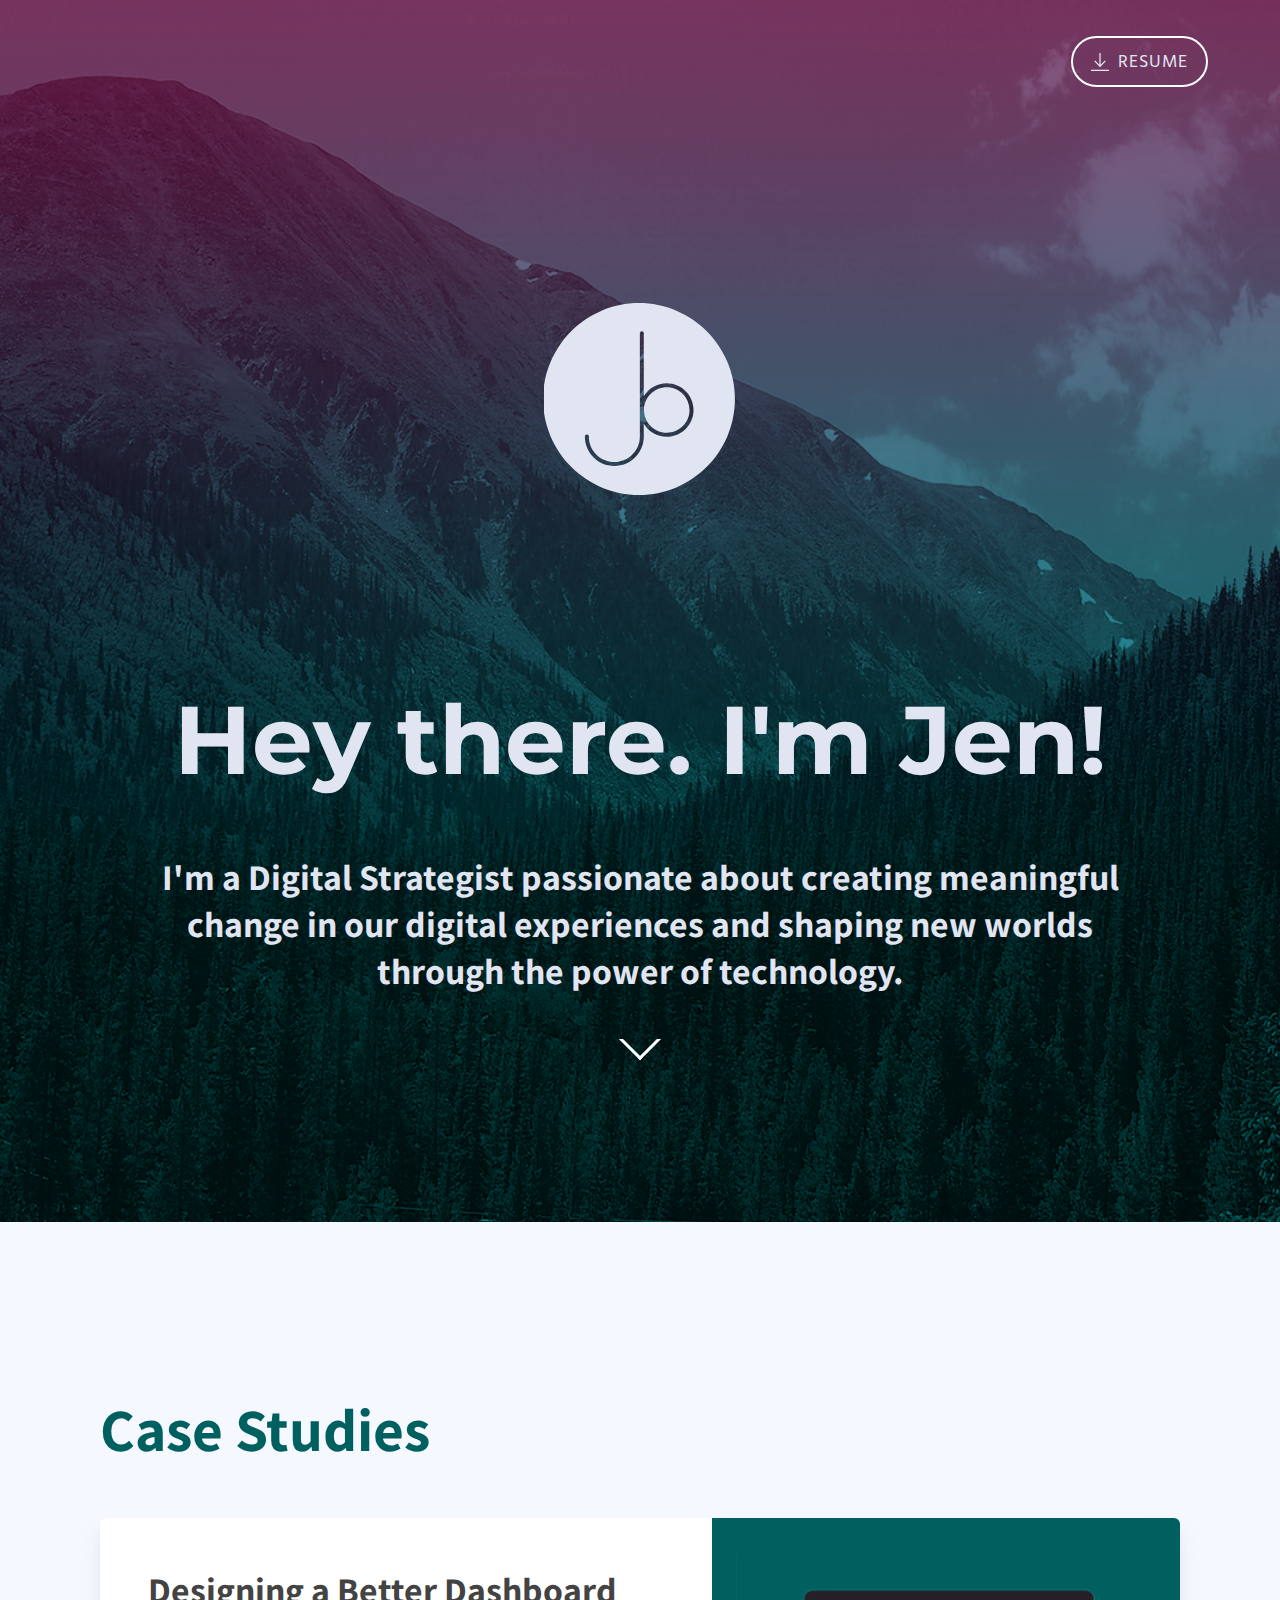
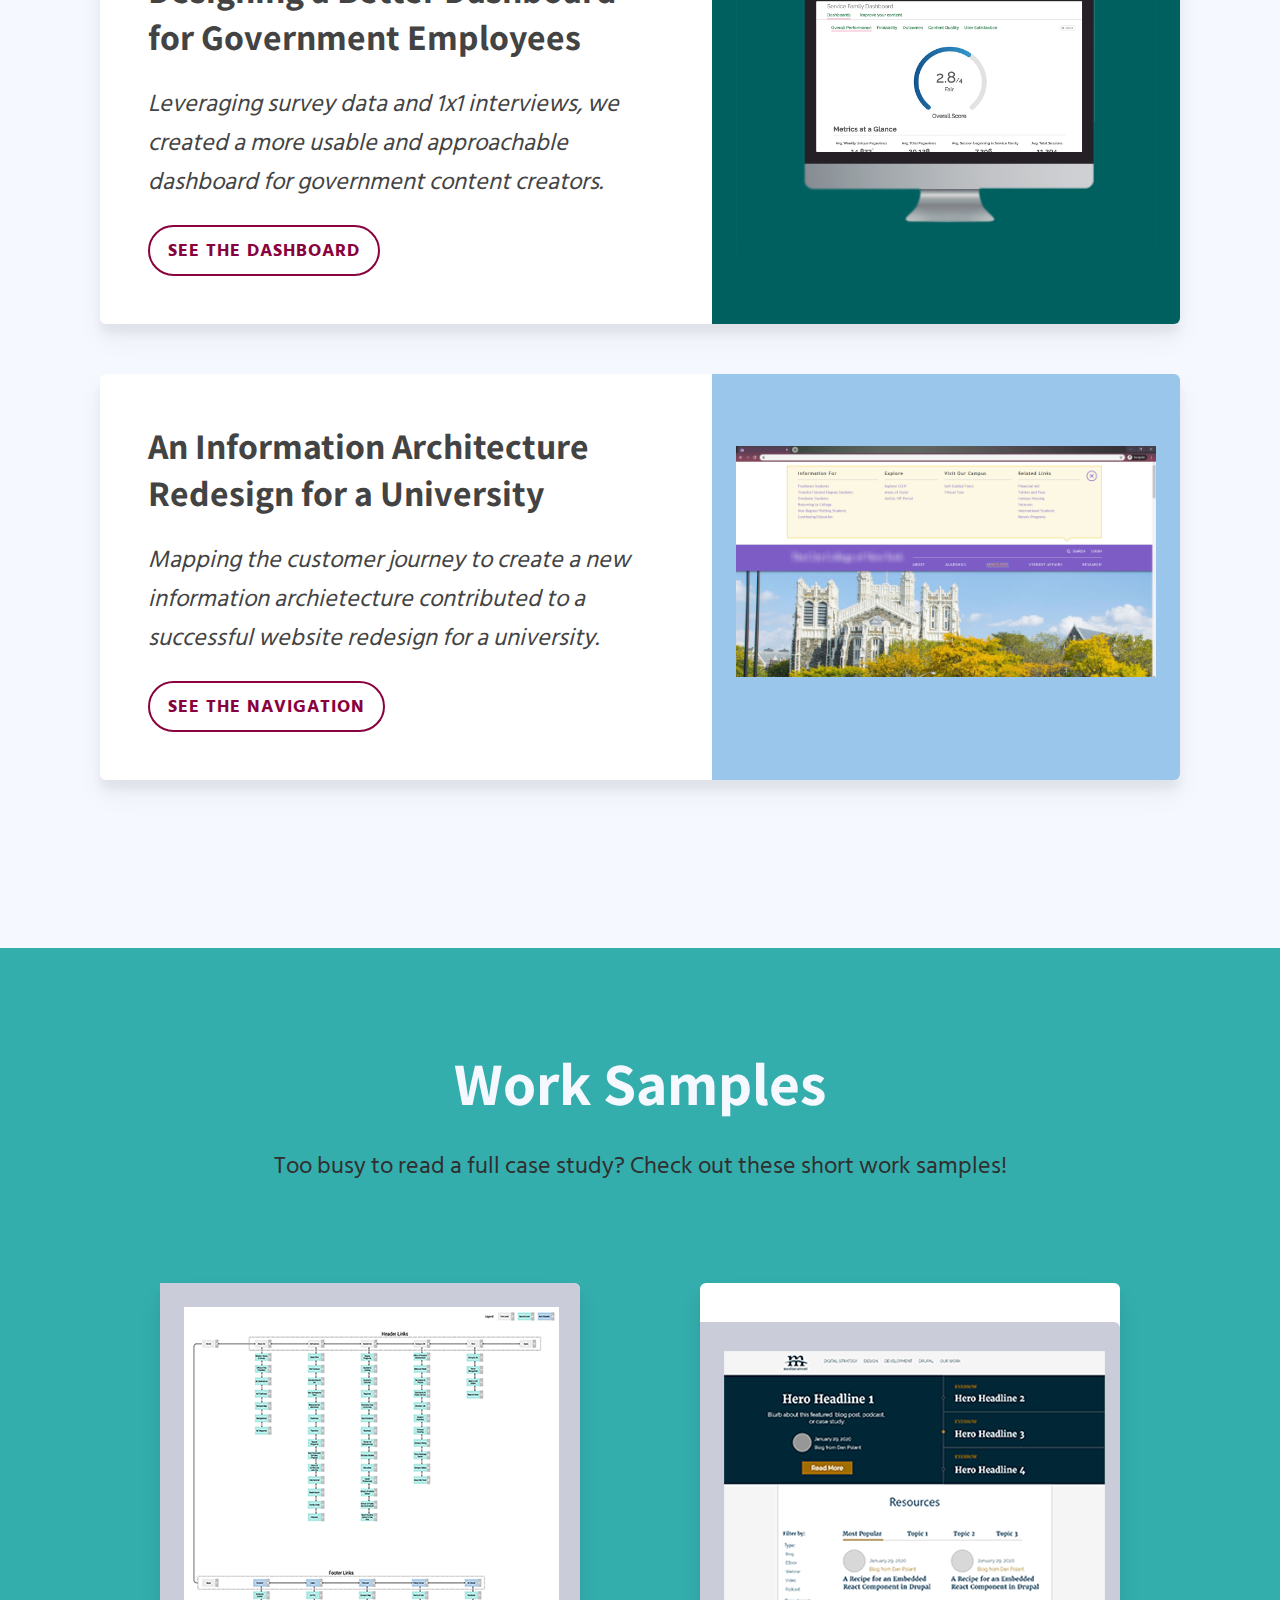
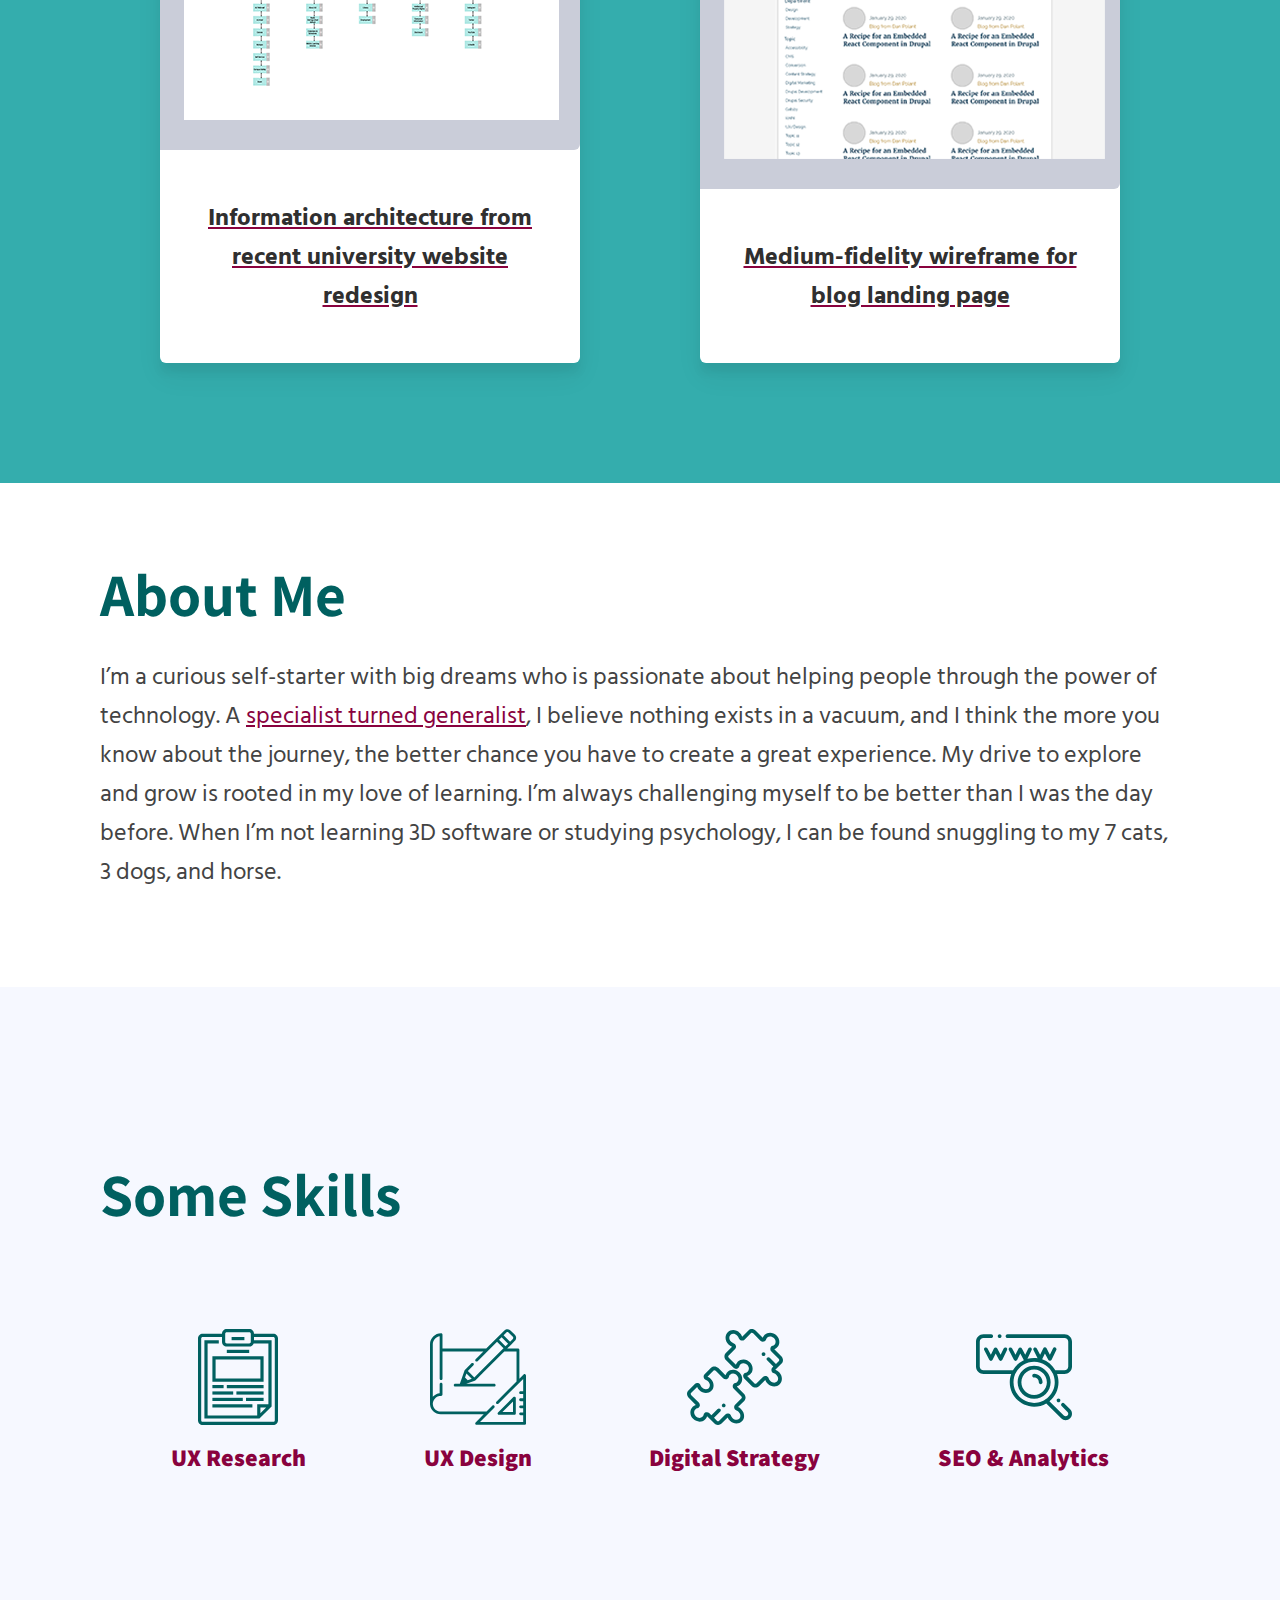
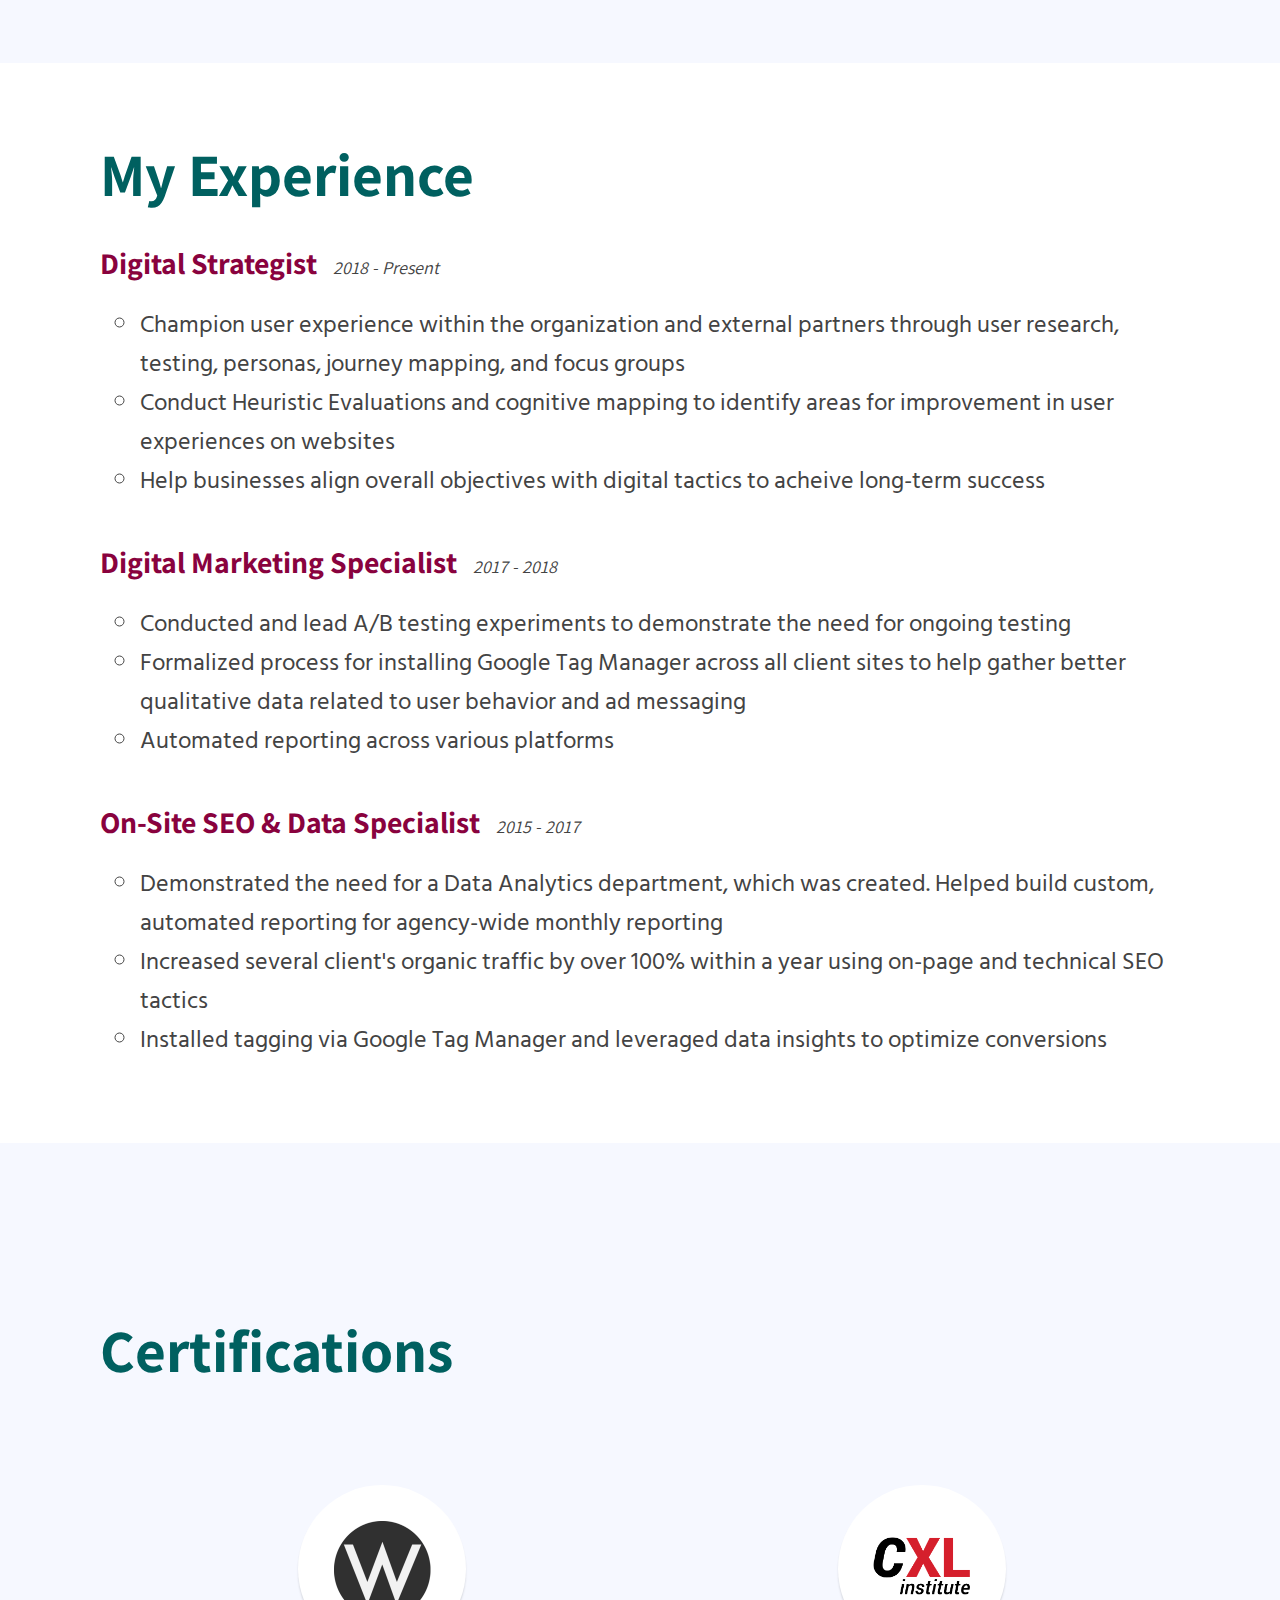
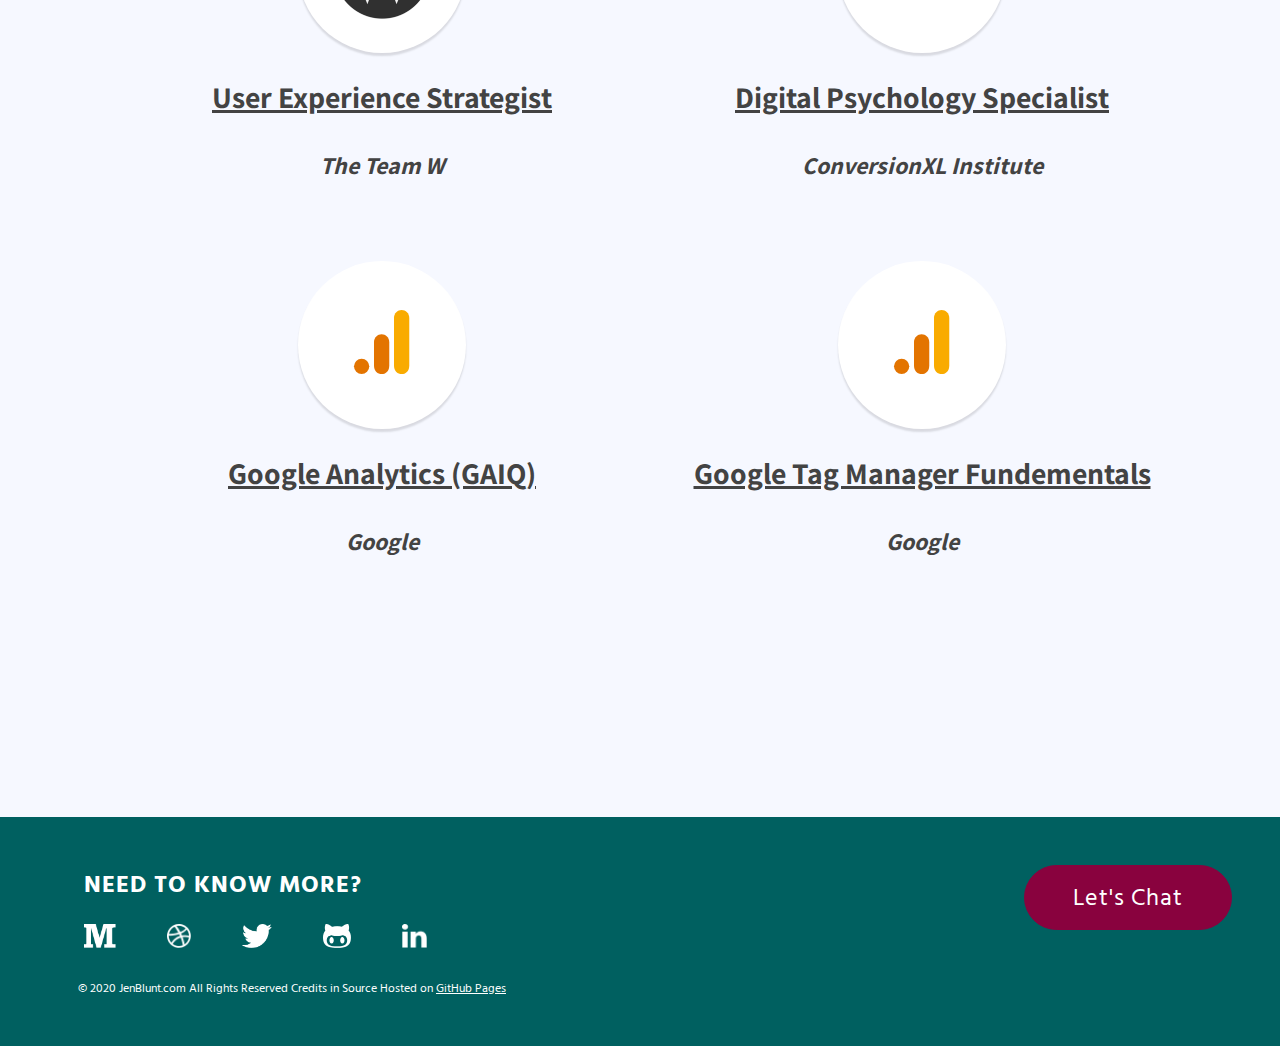
<file: index.html>
<!--

    Hi! Thanks for checking out my source code.

    Credits:

    Design, Markup, and Styles (C) 2019 Jennifer Blunt (hi@jenblunt.com)

    Icons:

    * Medium, Dribble, and Twitter Icon - Icon made by http://www.freepik.com/ from www.flaticon.com (Flaticon Basic License)
    * Github Icon - Icon made by https://www.flaticon.com/authors/dave-gandy from www.flaticon.com (CC 3.0)
    * LinkedIn Icon - Icon made by https://www.flaticon.com/authors/simpleicon from wwww.flaticon.com (CC 3.0)
    * SEO Icon & Puzzle Piece Icon - Icons made by https://www.flaticon.com/authors/freepik from https://www.flaticon.com/ (Flaticon Basic License)
    * Clipboard Icon - Icon made by https://www.flaticon.com/authors/wichaiwi from https://www.flaticon.com/ (Flaticon Basic License)
    * Download Icon - Icon made by https://www.flaticon.com/authors/those-icons from www.flaticon.com/ (Flaticon Basic License)

-->
<!DOCTYPE html>
<html lang="en">
<head>
  <script>
    (function(w, d, s, l, i) {
      w[l] = w[l] || [];
      w[l].push({
        'gtm.start': new Date().getTime(),
        event: 'gtm.js'
      });
      var f = d.getElementsByTagName(s)[0],
        j = d.createElement(s),
        dl = l != 'dataLayer' ? '&l=' + l : '';
      j.async = true;
      j.src =
        'https://www.googletagmanager.com/gtm.js?id=' + i + dl;
      f.parentNode.insertBefore(j, f);
    })(window, document, 'script', 'dataLayer', 'GTM-KPZH7DP');
  </script>
  <title>Jennifer Blunt | Digital Strategist &amp; UX Researcher | Portfolio Site</title>
  <meta charset="utf-8" />
  <meta http-equiv="X-UA-Compatible" content="IE=edge,chrome=1">
  <meta name="viewport" content="width=device-width, initial-scale=1">
  <meta name="description" content="Hey I'm Jen. I'm part Digital Strategist, part UX Researcher, and part futurist passionate about ending Software Rage &amp; creating meaningful experiences.">
  <meta property="og:type" content="profile">
  <meta property="og:description" content="Hey I'm Jen. I'm part Digital Strategist, part UX Researcher, and part futurist passionate about ending Software Rage &amp; creating meaningful experiences.">
  <meta property="og:title" content="Digital Strategist &amp; UX Researcher">
  <meta property="og:url" content="https://jenblunt.com/">
  <meta property="og:image" content="https://jenblunt.com/images/jblogo_teal_schema.png">
  <meta property="profile:first_name" content="Jennifer">
  <meta property="profile:last_name" content="Blunt">
  <meta name="twitter:card" content="summary_large_image">
  <meta name="twitter:site" content="@jenbluntly">
  <meta name="twitter:title" content="Digital Strategist &amp; UX Researcher">
  <meta name="twitter:description" content="Hey I'm Jen. I'm part Digital Strategist, part UX Researcher, and part futurist passionate about ending Software Rage &amp; creating meaningful experiences.">
  <meta name="twitter:image" content="https://jenblunt.com/images/jblogo_teal_schema.png">
  <link rel="apple-touch-icon" sizes="180x180" href="/apple-touch-icon.png">
  <link rel="icon" type="image/png" sizes="32x32" href="/favicon-32x32.png">
  <link rel="icon" type="image/png" sizes="16x16" href="/favicon-16x16.png">
  <link rel="manifest" href="/site.webmanifest">
  <meta name="msapplication-TileColor" content="#da532c">
  <meta name="theme-color" content="#ffffff">
  <link rel="stylesheet" type="text/css" href="/css/main.css">
  <link href="https://fonts.googleapis.com/css?family=Assistant|Hind+Siliguri|Montserrat&amp;display=swap" rel="stylesheet">
</head>
<body id="home">
  <noscript><iframe src="https://www.googletagmanager.com/ns.html?id=GTM-KPZH7DP" height="0" width="0" style="display:none;visibility:hidden"></iframe></noscript>
  <div class="container">
    <div class="hero">
      <nav>
        <a class="button-a" href="/images/UX_Researcher_Jennifer_Blunt.pdf" target="_blank" rel="noopener"> <img src="/images/down-arrow.svg" alt="Download icon"><span>Resume</span></a>
      </nav>
      <header>
        <img class="logo" src="/images/jblogo_white.svg" alt="Jennifer Blunt Logo">
      </header>
      <div class="intro">
        <h1>Hey there. I'm Jen!</h1>
        <br>
        <h2> I'm a Digital Strategist passionate about creating meaningful change in our digital experiences and shaping new worlds through the power of technology.</h2>
        <div class="hero-wide">
          <div class="arrow-down"></div>
        </div>
      </div>
    </div>
    <div class="main">
      <div class="wide">
        <div class="content content-responsive">
          <h2 class="secondary">Case Studies</h2>
          <div class="box">
            <div class="card">
              <h2>Designing a Better Dashboard for Government Employees</h2>
              <p><em>Leveraging survey data and 1x1 interviews, we created a more usable and approachable dashboard for government content creators.</em></p>
              <a class="button-c" href="/work/gov-dashboard-redesign" rel="noopener"><strong>See the Dashboard</strong></a>
            </div>
            <div class="shot-v">
              <img class="featured" src="/images/desktop_dashboard.png" alt="Overall Performance Home page mockup">
            </div>
          </div>
          <div class="box">
            <div class="card">
              <h2>An Information Architecture Redesign for a University</h2>
              <p><em>Mapping the customer journey to create a new information archietecture contributed to a successful website redesign for a university.</em></p>
              <a class="button-c" href="/work/information-architecture-redesign-university-website" rel="noopener"><strong>See the Navigation</strong></a>
            </div>
            <div class="shot-h">
              <img class="featured" src="/images/ccny_desktop_full.png" alt="Desktop Nav Highlight from Redesign">
            </div>
          </div>
        </div>
      </div>
      <div class="wide-teal">
          <h2 class="secondary-center">Work Samples</h2>
          <p class="p-center">
            Too busy to read a full case study? Check out these short work samples!
          </p>
          <div class="card-row">
            <div class="sample">
              <a href="/work/information-architecture-sample" rel="noopener">
                <div class="card-a">
                  <p class="p-center"><strong>Information architecture from recent university website redesign</strong></p>
                </div>
              </a>
              <a href="/work/information-architecture-sample" rel="noopener">
                <div class="shot-t">
                  <img class="featured" src="/images/resized_AU_IA.png" alt="Recent university IA">
                </div>
              </a>
            </div>
            <div class="sample">
              <a href="/work/blog-redesign-wireframe-sample" rel="noopener">
                <div class="card-a">
                  <p class="p-center"><strong>Medium-fidelity wireframe for blog landing page</strong></p>
                  <a href="/work/information-architecture-redesign-university-website" rel="noopener"></a>
                </div>
              </a>
              <a href="/work/blog-redesign-wireframe-sample" rel="noopener">
                <div class="shot-t">
                  <img class="featured" src="/images/resized_mc_blog_page_desktop.png" alt="Blog landing page wireframe desktop">
                </div>
              </a>
            </div>
          </div>
      </div>
      <div class="content">
        <h2 class="secondary">About Me</h2>
        <p>
          I’m a curious self-starter with big dreams who is passionate about helping people through the power of technology.
          A <a href="https://medium.com/@jenbluntly/a-generalists-take-the-divide-between-ux-design-and-digital-marketing-9b43784e1efe" target="_blank" rel="noopener">specialist turned generalist</a>, I believe nothing exists in a vacuum, and I think
          the more you know about the journey, the better chance you have to create a great experience. My drive to explore and grow is rooted in my love of learning. I’m always challenging myself to be better than I was the day before. When I’m not
          learning 3D software or studying psychology, I can be found snuggling to my 7 cats, 3 dogs, and horse.
        </p>
      </div>
      <div class="wide">
        <div class="content">
          <h2 class="secondary">Some Skills</h2>
          <div class="skills">
            <div>
              <img src="/images/clipboard_icon.svg" alt="UX Research icon">
              <h3 class="contrast"><strong>UX Research</strong></h3>
            </div>
            <div>
              <img src="/images/sketch_icon.svg" alt="UX Design icon">
              <h3 class="contrast"><strong>UX Design</strong></h3>
            </div>
            <div>
              <img src="/images/puzzle_icon.svg" alt="Digital Strategy icon">
              <h3 class="contrast"><strong>Digital Strategy</strong></h3>
            </div>
            <div>
              <img src="/images/www_icon.svg" alt="SEO &amp; Analytics icon">
              <h3 class="contrast"><strong>SEO &amp; Analytics</strong></h3>
            </div>
          </div>
        </div>
      </div>
      <div class="content">
        <h2 class="secondary">My Experience</h2>
        <h3 class="date">Digital Strategist <em>2018 - Present</em></h3>
        <ul class="stats">
          <li>Champion user experience within the organization and external partners through user research, testing, personas, journey mapping, and focus groups</li>
          <li>Conduct Heuristic Evaluations and cognitive mapping to identify areas for improvement in user experiences on websites</li>
          <li>Help businesses align overall objectives with digital tactics to acheive long-term success</li>
        </ul>
        <h3 class="date">Digital Marketing Specialist <em>2017 - 2018</em></h3>
        <ul class="stats">
          <li>Conducted and lead A/B testing experiments to demonstrate the need for ongoing testing</li>
          <li>Formalized process for installing Google Tag Manager across all client sites to help gather better qualitative data related to user behavior and ad messaging</li>
          <li>Automated reporting across various platforms</li>
        </ul>
        <h3 class="date">On-Site SEO &amp; Data Specialist <em>2015 - 2017</em></h3>
        <ul class="stats">
          <li>Demonstrated the need for a Data Analytics department, which was created. Helped build custom, automated reporting for agency-wide monthly reporting</li>
          <li>Increased several client's organic traffic by over 100% within a year using on-page and technical SEO tactics</li>
          <li>Installed tagging via Google Tag Manager and leveraged data insights to optimize conversions</li>
        </ul>
      </div>
      <div class="wide">
        <div class="content">
          <h2 class="secondary">Certifications</h2>
          <div class="certs">
            <div>
              <div class="circle">
                <a href="https://verify.skilljar.com/c/zigntr2nwbjm" target="blank" rel="noopener"><img class="max-width spacing" src="/images/the_team_w_logo.png" alt="The Team W Logo"></a>
              </div>
              <a href="https://verify.skilljar.com/c/zigntr2nwbjm" target="blank" rel="noopener">
                <h3>User Experience Strategist</h3>
              </a>
              <h4><em>The Team W</em></h4>
            </div>
            <div>
              <div class="circle">
                <a href="https://certificates.conversionxl.com/263d4c9d-d2c0-4b5c-99ae-2a60fbf89c8d" target="blank" rel="noopener"><img class="max-width" src="/images/cxl-institute-logo-big.png" alt="CXL Institute Logo"></a>
              </div>
              <a href="https://certificates.conversionxl.com/263d4c9d-d2c0-4b5c-99ae-2a60fbf89c8d" target="blank" rel="noopener">
                <h3>Digital Psychology Specialist</h3>
              </a>
              <h4><em>ConversionXL Institute</em></h4>
            </div>
            <div>
              <div class="circle">
                <a href="https://skillshop.exceedlms.com/student/award/44465743" target="blank" rel="noopener"><img src="/images/google_analytics-icon.svg" alt="Google Analytics Logo"></a>
              </div>
              <a href="https://skillshop.exceedlms.com/student/award/44465743" target="blank" rel="noopener">
                <h3>Google Analytics (GAIQ)</h3>
              </a>
              <h4><em>Google</em></h4>
            </div>
            <div>
              <div class="circle">
                <a href="https://analytics.google.com/analytics/academy/certificate/Nvh6Z26HR1C_HElgudLyXg" target="blank" rel="noopener"><img src="/images/google_analytics-icon.svg" alt="Google Analytics Logo"></a>
              </div>
              <a href="https://analytics.google.com/analytics/academy/certificate/Nvh6Z26HR1C_HElgudLyXg" target="blank" rel="noopener">
                <h3>Google Tag Manager Fundementals</h3>
              </a>
              <h4><em>Google</em></h4>
            </div>
          </div>
        </div>
      </div>
    </div>
    <footer>
      <div class="footer-content">
        <div class="right">
          <div>
            <a href="mailto:hi@jenblunt.com" class="button">Let's Chat</a>
          </div>
        </div>
        <div class="left">
          <div>
            <p class="large-font"><strong>Need to know more?</strong></p>
          </div>
          <div>
            <ul class="social-icons">
              <li><a href="https://medium.com/@jenbluntly" title="See Jennifer's Case Studies on Medium" target="_blank" rel="noopener"><img src="/images/medium_icon.png" alt="Medium icon"></a></li>
              <li><a href="https://dribbble.com/jenbluntly" title="See Jennifer's Designs on Dribbble" target="_blank" rel="noopener"><img src="/images/dribbble_icon.png" alt="Dribble icon"></a></li>
              <li><a href="https://twitter.com/jenbluntly" tile="See Jennifer's Tweets" target="_blank" rel="noopener"><img src="/images/twitter_icon.png" alt="Twitter icon"></a></li>
              <li><a href="https://github.com/jenblunt" title="See Jennifer's Code on Github" target="_blank" rel="noopener"><img src="/images/github_icon.png" alt="GitHub icon"></a></li>
              <li><a href="https://www.linkedin.com/in/jenniferblunt/" title="See Jennifer's Work on LinkedIn" target="_blank" rel="noopener"><img src="/images/linkedin_icon.png" alt="LinkedIn icon"></a></li>
            </ul>
          </div>
          <div>
            <p class="copyright">&copy; 2020 JenBlunt.com All Rights Reserved Credits in Source Hosted on <a href="https://pages.github.com/" target="_blank" rel="noopener">GitHub Pages</a></p>
          </div>
        </div>
      </div>
    </footer>
  </div>
</body>
</html>
</file>
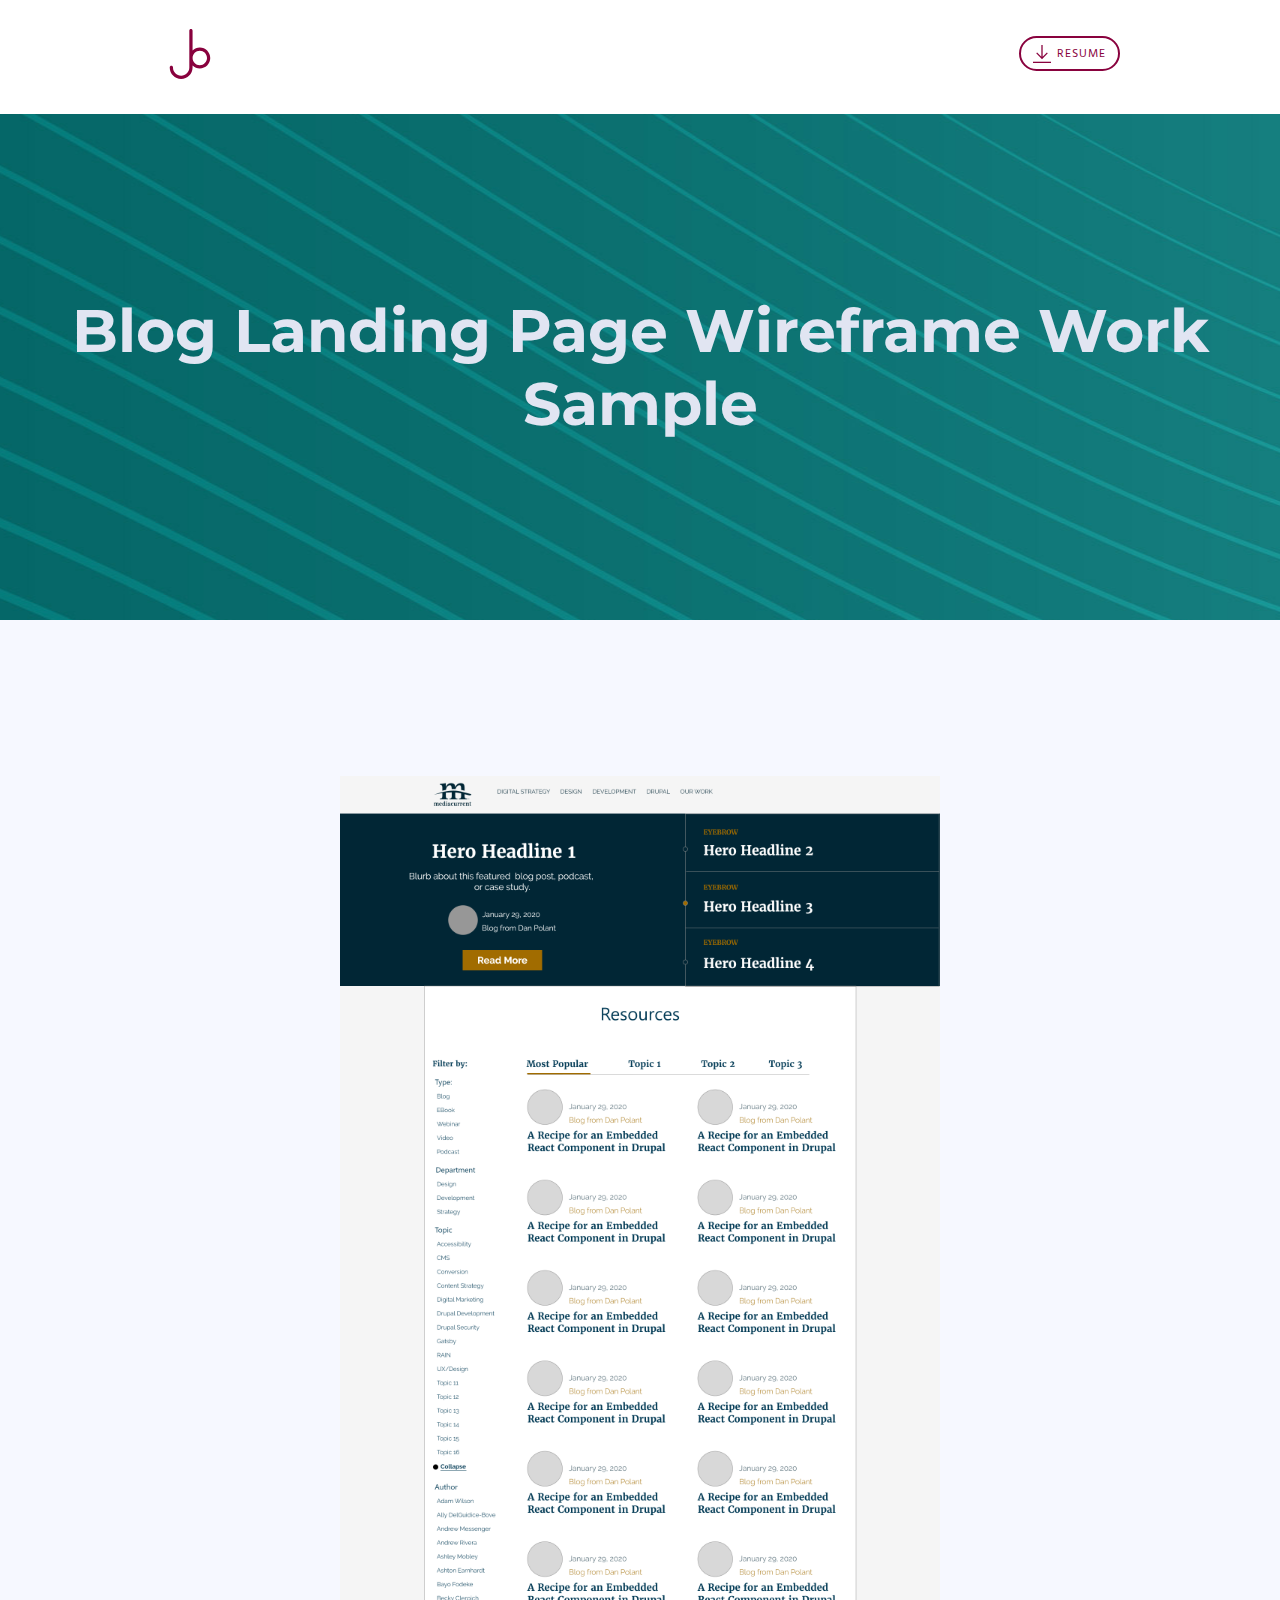
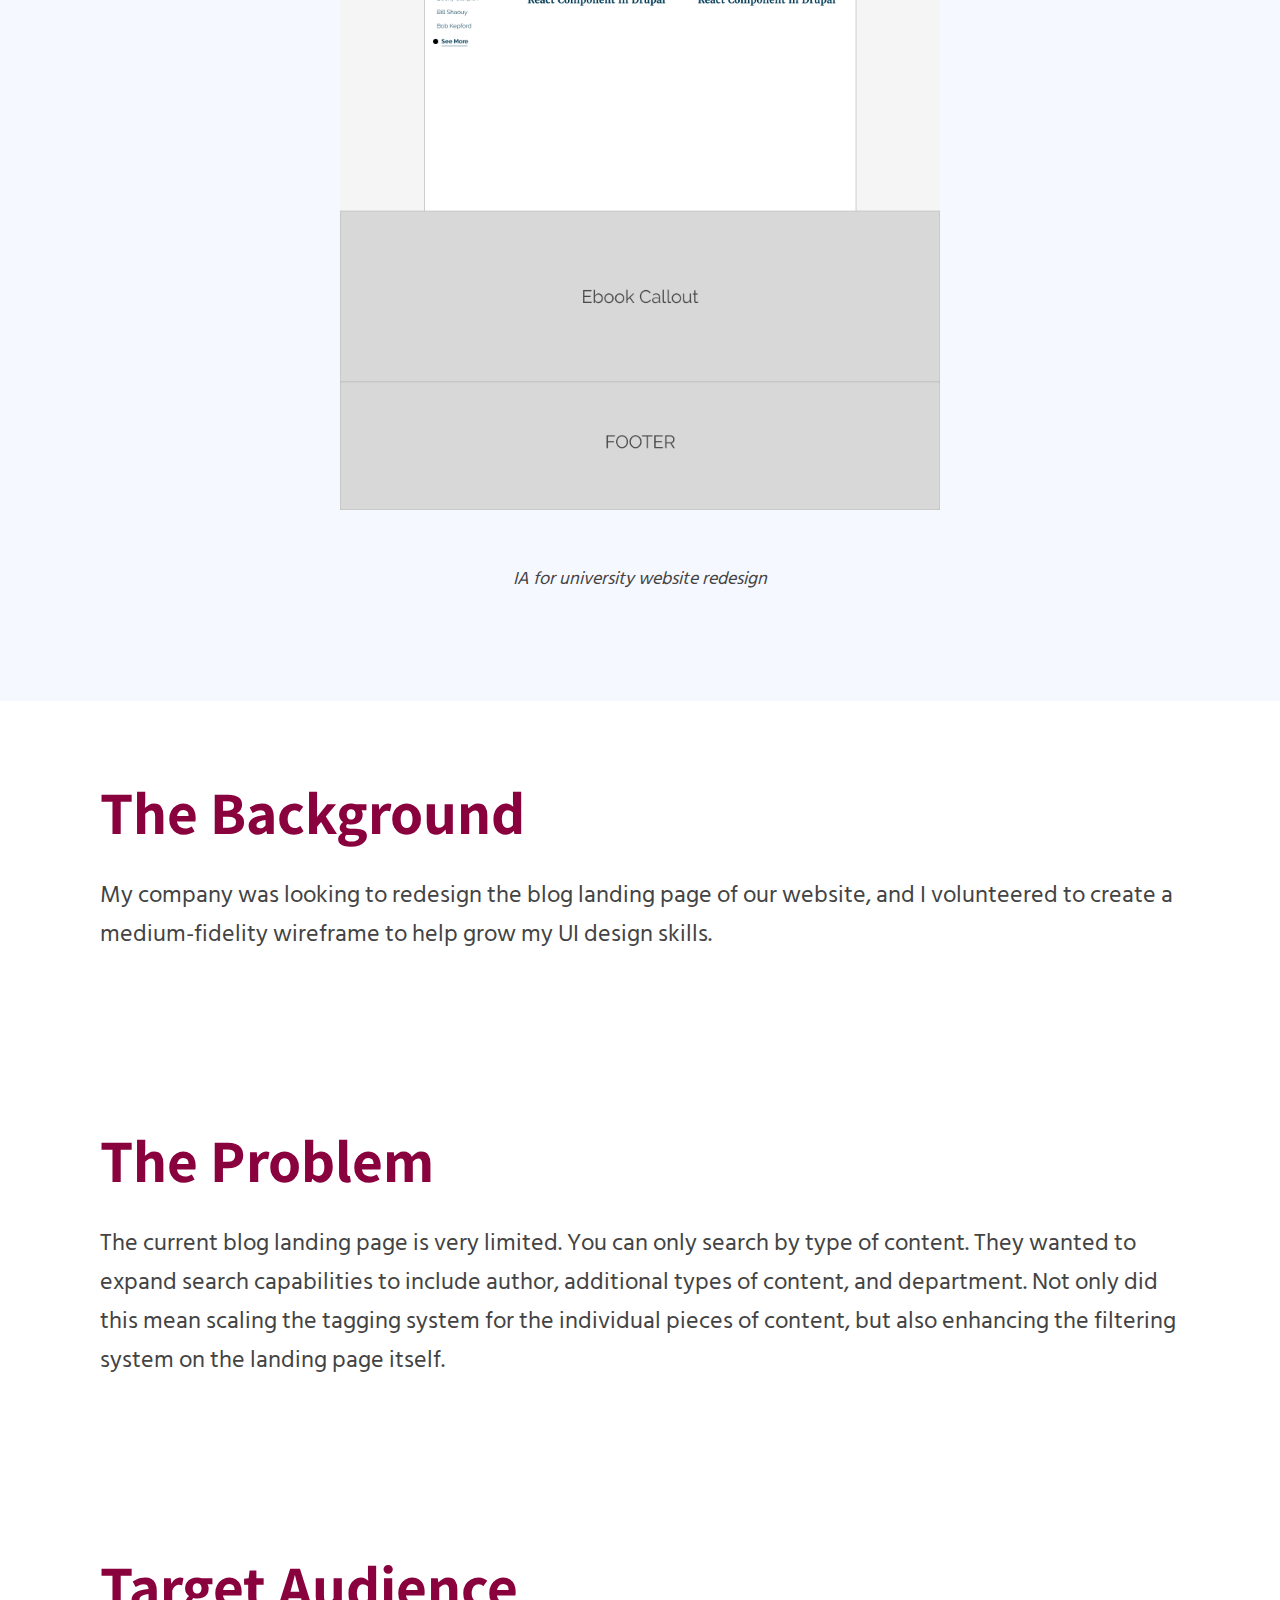
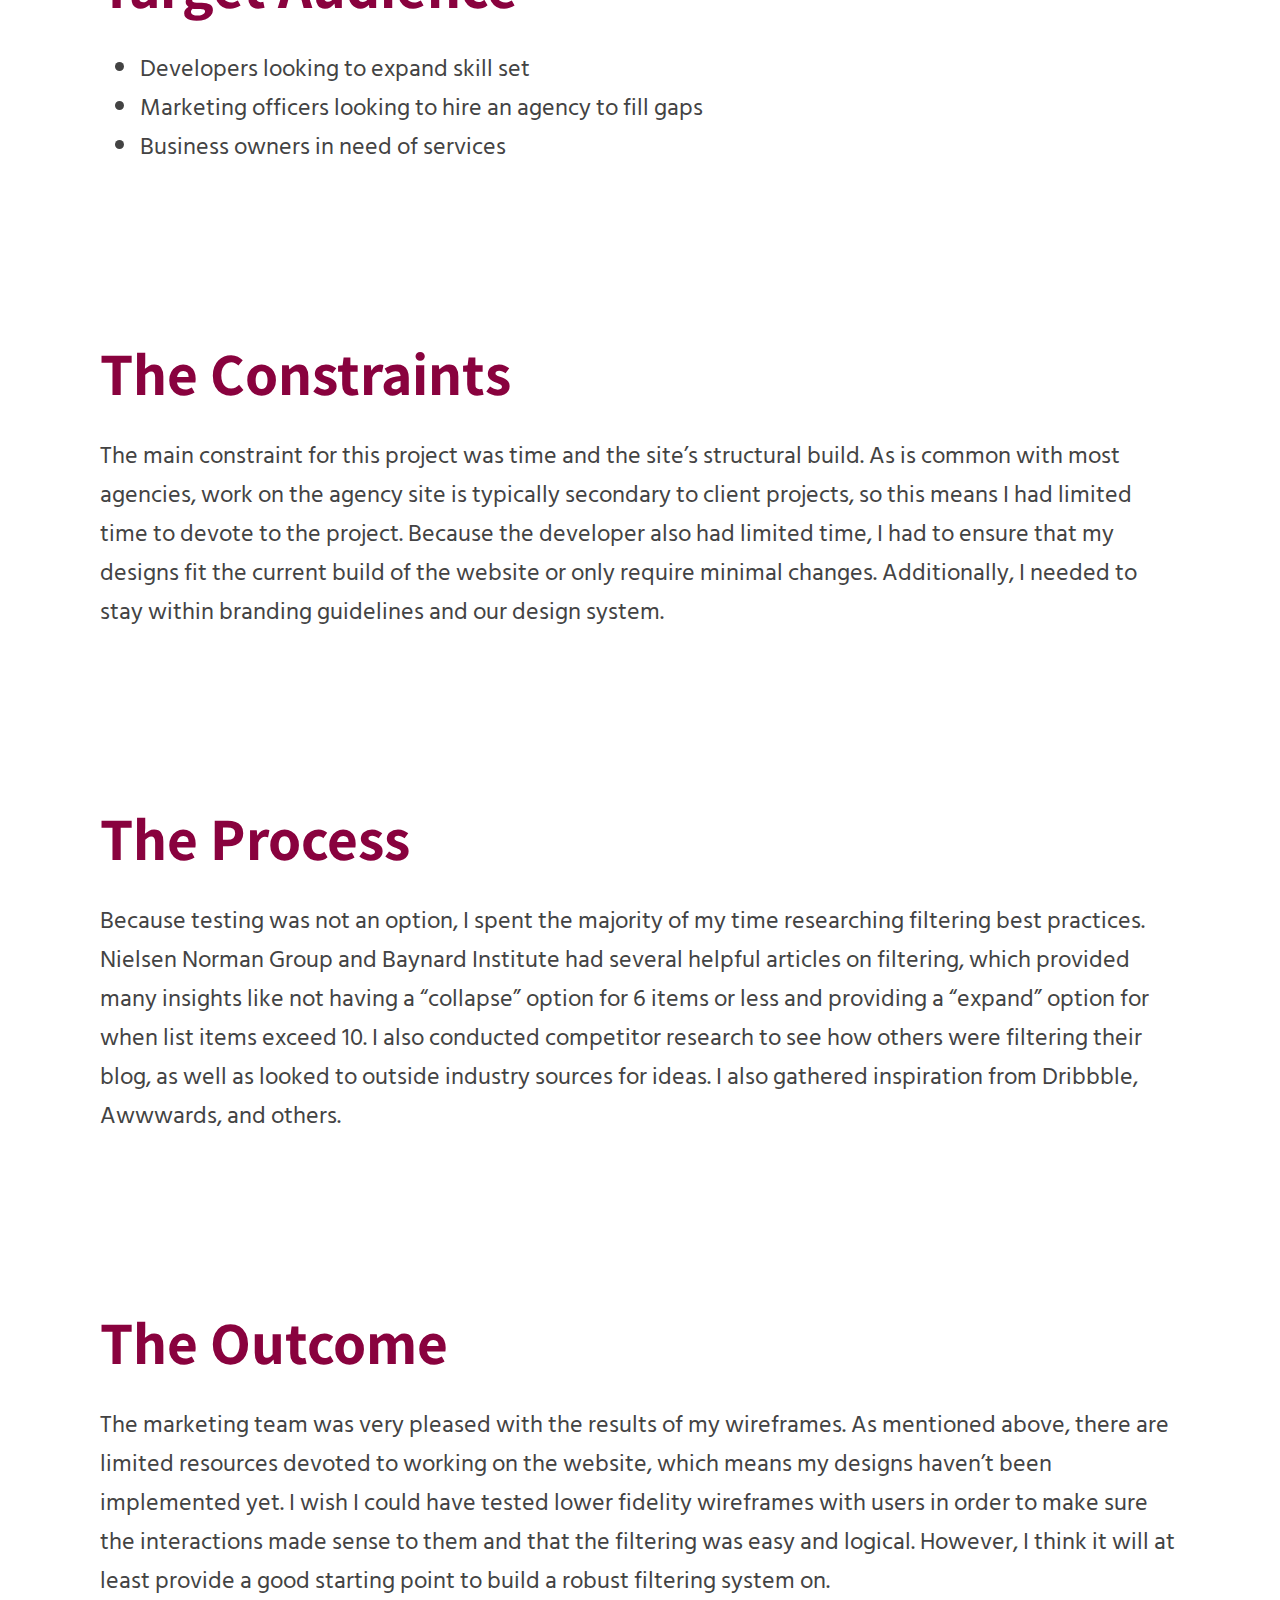
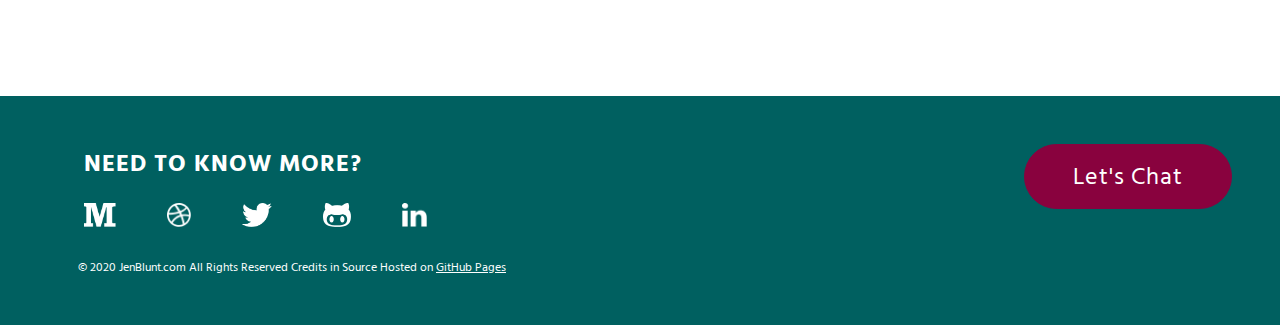
<file: work/blog-redesign-wireframe-sample/index.html>
<!--

    Hi! Thanks for checking out my source code.

    Credits:

    Design, Markup, and Styles (C) 2019 Jennifer Blunt (hi@jenblunt.com)

    Icons:

    * Medium, Dribble, and Twitter Icon - Icon made by http://www.freepik.com/ from www.flaticon.com (Flaticon Basic License)
    * Github Icon - Icon made by https://www.flaticon.com/authors/dave-gandy from www.flaticon.com (CC 3.0)
    * LinkedIn Icon - Icon made by https://www.flaticon.com/authors/simpleicon from wwww.flaticon.com (CC 3.0)
    * SEO Icon & Puzzle Piece Icon - Icons made by https://www.flaticon.com/authors/freepik from https://www.flaticon.com/ (Flaticon Basic License)
    * Clipboard Icon - Icon made by https://www.flaticon.com/authors/wichaiwi from https://www.flaticon.com/ (Flaticon Basic License)
    * Download Icon - Icon made by https://www.flaticon.com/authors/those-icons from www.flaticon.com/ (Flaticon Basic License)

-->
<!DOCTYPE html>
<html lang="en">
<head>
  <script>
    (function(w, d, s, l, i) {
      w[l] = w[l] || [];
      w[l].push({
        'gtm.start': new Date().getTime(),
        event: 'gtm.js'
      });
      var f = d.getElementsByTagName(s)[0],
        j = d.createElement(s),
        dl = l != 'dataLayer' ? '&l=' + l : '';
      j.async = true;
      j.src =
        'https://www.googletagmanager.com/gtm.js?id=' + i + dl;
      f.parentNode.insertBefore(j, f);
    })(window, document, 'script', 'dataLayer', 'GTM-KPZH7DP');
  </script>
  <title>Blog Landing Page Wireframe Work Sample | Jennifer Blunt Portfolio</title>
  <meta charset="utf-8" />
  <meta http-equiv="X-UA-Compatible" content="IE=edge,chrome=1">
  <meta name="viewport" content="width=device-width, initial-scale=1">
  <meta name="description" content="No time to check out a case study? No problem - check out this work sample of a blog landing page medium-fidelity wireframe I completed recently.">
  <meta property="og:type" content="profile">
  <meta property="og:description" content="No time to check out a case study? No problem - check out this work sample of a blog landing page medium-fidelity wireframe I completed recently.">
  <meta property="og:title" content="Blog Landing Page Wireframe Work Sample">
  <meta property="og:url" content="http://jenblunt.com/">
  <meta property="og:image" content="http://jenblunt.com/images/jblogo_teal_schema.png">
  <meta property="profile:first_name" content="Jennifer">
  <meta property="profile:last_name" content="Blunt">
  <meta name="twitter:card" content="summary_large_image">
  <meta name="twitter:site" content="@jenbluntly">
  <meta name="twitter:title" content="Blog Landing Page Wireframe Work Sample">
  <meta name="twitter:description" content="No time to check out a case study? No problem - check out this work sample of a blog landing page medium-fidelity wireframe I completed recently.">
  <meta name="twitter:image" content="http://jenblunt.com/images/jblogo_teal_schema.png">
  <link rel="apple-touch-icon" sizes="180x180" href="/apple-touch-icon.png">
  <link rel="icon" type="image/png" sizes="32x32" href="/favicon-32x32.png">
  <link rel="icon" type="image/png" sizes="16x16" href="/favicon-16x16.png">
  <link rel="manifest" href="/site.webmanifest">
  <meta name="msapplication-TileColor" content="#da532c">
  <meta name="theme-color" content="#ffffff">
  <link rel="stylesheet" type="text/css" href="/css/main.css">
  <link href="https://fonts.googleapis.com/css?family=Assistant|Hind+Siliguri|Montserrat&amp;display=swap" rel="stylesheet">
</head>
<body id="information-architecture">
  <noscript><iframe src="https://www.googletagmanager.com/ns.html?id=GTM-KPZH7DP" height="0" width="0" style="display:none;visibility:hidden"></iframe></noscript>
  <div class="container">
    <div class="alt-nav">
      <div class="logo-home">
        <a href="/" rel="noopener"><img src="/images/jblogo_pink_outline.svg" alt="pink logo to return to home page"></a>
      </div>
      <div class="resume-btn">
        <a href="/images/UX_Researcher_Jennifer_Blunt.pdf" target="_blank" rel="noopener" class="button-b">
          <img class="white" src="/images/down-arrow.svg" alt="Download icon">
          <img class="pink" src="/images/down-arrow_pink.svg" alt="Download icon">Resume</a>
      </div>
    </div>
    <div class="header-sample">
      <header>
        <h1 class="case">Blog Landing Page Wireframe Work Sample</h1>
      </header>
    </div>
    <div class="wide">
      <figure>
        <img class="half-width" src="/images/blog_landing_page_desktop.png" alt="Blog redesigned landing page for desktop">
        <figcaption><em>IA for university website redesign</em></figcaption>
      </figure>
    </div>
    <div class="main">
      <div class="content">
        <h2 class="secondary-alt">The Background</h2>
        <p>My company was looking to redesign the blog landing page of our website, and I volunteered to create a medium-fidelity wireframe to help grow my UI design skills.</p>
      </div>
      <div class="content">
        <h2 class="secondary-alt">The Problem</h2>
        <p>The current blog landing page is very limited. You can only search by type of content. They wanted to expand search capabilities to include author, additional types of content, and department. Not only did this mean scaling the tagging system for the individual pieces of content, but also enhancing the filtering system on the landing page itself.</p>
        </div>
        <div class="content">
          <h2 class="secondary-alt">Target Audience</h2>
        <ul class="list">
          <li>Developers looking to expand skill set</li>
          <li>Marketing officers looking to hire an agency to fill gaps</li>
          <li>Business owners in need of services</li>
        </ul>
      </div>
      <div class="content">
        <h2 class="secondary-alt">The Constraints</h2>
        <p>The main constraint for this project was time and the site’s structural build. As is common with most agencies, work on the agency site is typically secondary to client projects, so this means I had limited time to devote to the project. Because the developer also had limited time, I had to ensure that my designs  fit the current build of the website or only require minimal changes. Additionally, I needed to stay within branding guidelines and our design system.</p>
      </div>
      <div class="content">
        <h2 class="secondary-alt">The Process</h2>
        <p>Because testing was not an option, I spent the majority of my time researching filtering best practices. Nielsen Norman Group and Baynard Institute had several helpful articles on filtering, which provided many insights like not having a “collapse” option for 6 items or less and providing a “expand” option for when list items exceed 10. I also conducted competitor research to see how others were filtering their blog, as well as looked to outside industry sources for ideas. I also gathered inspiration from Dribbble, Awwwards, and others.</p>
      </div>
      <div class="content">
        <h2 class="secondary-alt">The Outcome</h2>
        <p>The marketing team was very pleased with the results of my wireframes. As mentioned above, there are limited resources devoted to working on the website, which means my designs haven’t been implemented yet. I wish I could have tested lower fidelity wireframes with users in order to make sure the interactions made sense to them and that the filtering was easy and logical. However, I think it will at least provide a good starting point to build a robust filtering system on.</p>
      </div>
      <footer>
        <div class="footer-content">
          <div class="right">
            <div>
              <a href="mailto:hi@jenblunt.com" class="button">Let's Chat</a>
            </div>
          </div>
          <div class="left">
            <div>
              <p class="large-font"><strong>Need to know more?</strong></p>
            </div>
            <div>
              <ul class="social-icons">
                <li><a href="https://medium.com/@jenbluntly" title="See Jennifer's Case Studies on Medium" target="_blank" rel="noopener"><img src="/images/medium_icon.png" alt="Medium icon"></a></li>
                <li><a href="https://dribbble.com/jenbluntly" title="See Jennifer's Designs on Dribbble" target="_blank" rel="noopener"><img src="/images/dribbble_icon.png" alt="Dribble icon"></a></li>
                <li><a href="https://twitter.com/jenbluntly" tile="See Jennifer's Tweets" target="_blank" rel="noopener"><img src="/images/twitter_icon.png" alt="Twitter icon"></a></li>
                <li><a href="https://github.com/jenblunt" title="See Jennifer's Code on Github" target="_blank" rel="noopener"><img src="/images/github_icon.png" alt="GitHub icon"></a></li>
                <li><a href="https://www.linkedin.com/in/jenniferblunt/" title="See Jennifer's Work on LinkedIn" target="_blank" rel="noopener"><img src="/images/linkedin_icon.png" alt="LinkedIn icon"></a></li>
              </ul>
            </div>
            <div>
              <p class="copyright">&copy; 2020 JenBlunt.com All Rights Reserved Credits in Source Hosted on <a href="https://pages.github.com/" target="_blank" rel="noopener">GitHub Pages</a></p>
            </div>
          </div>
        </div>
      </footer>
    </div>
  </div>
</body>
</html>
</file>
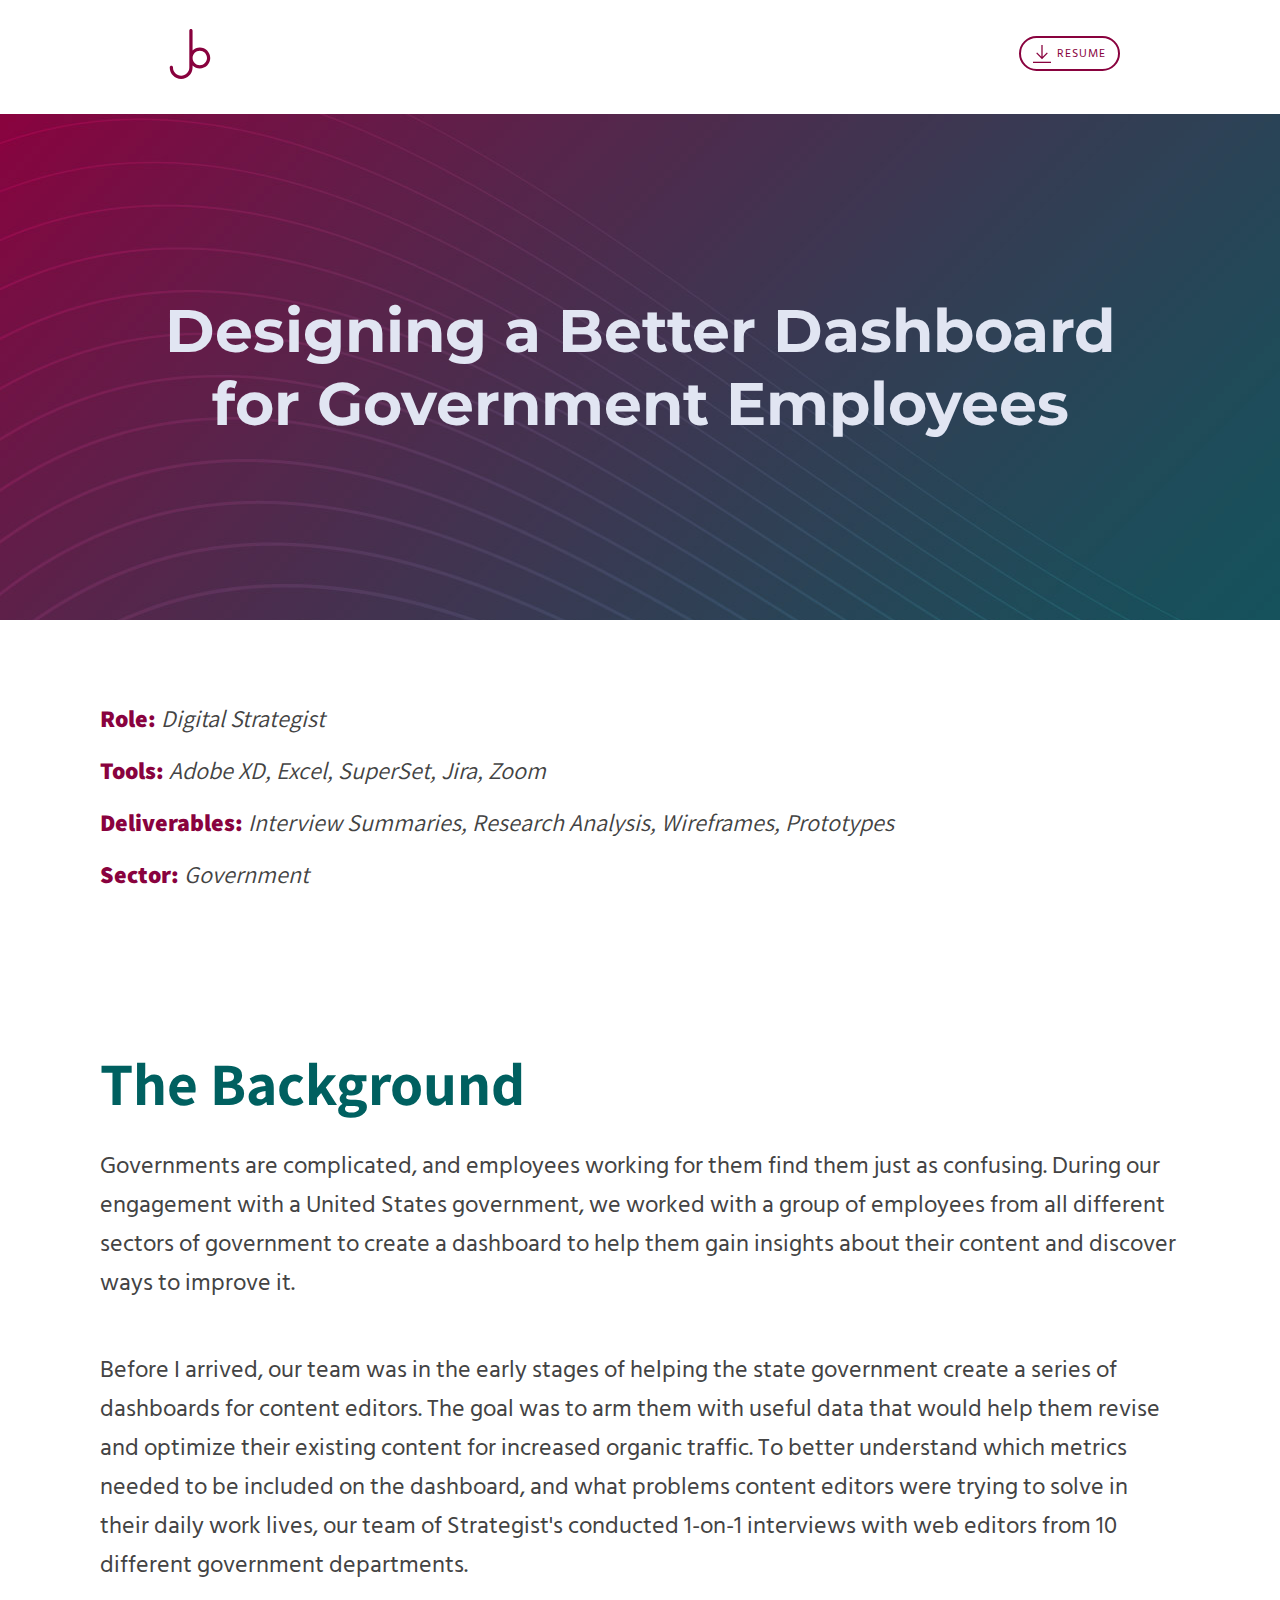
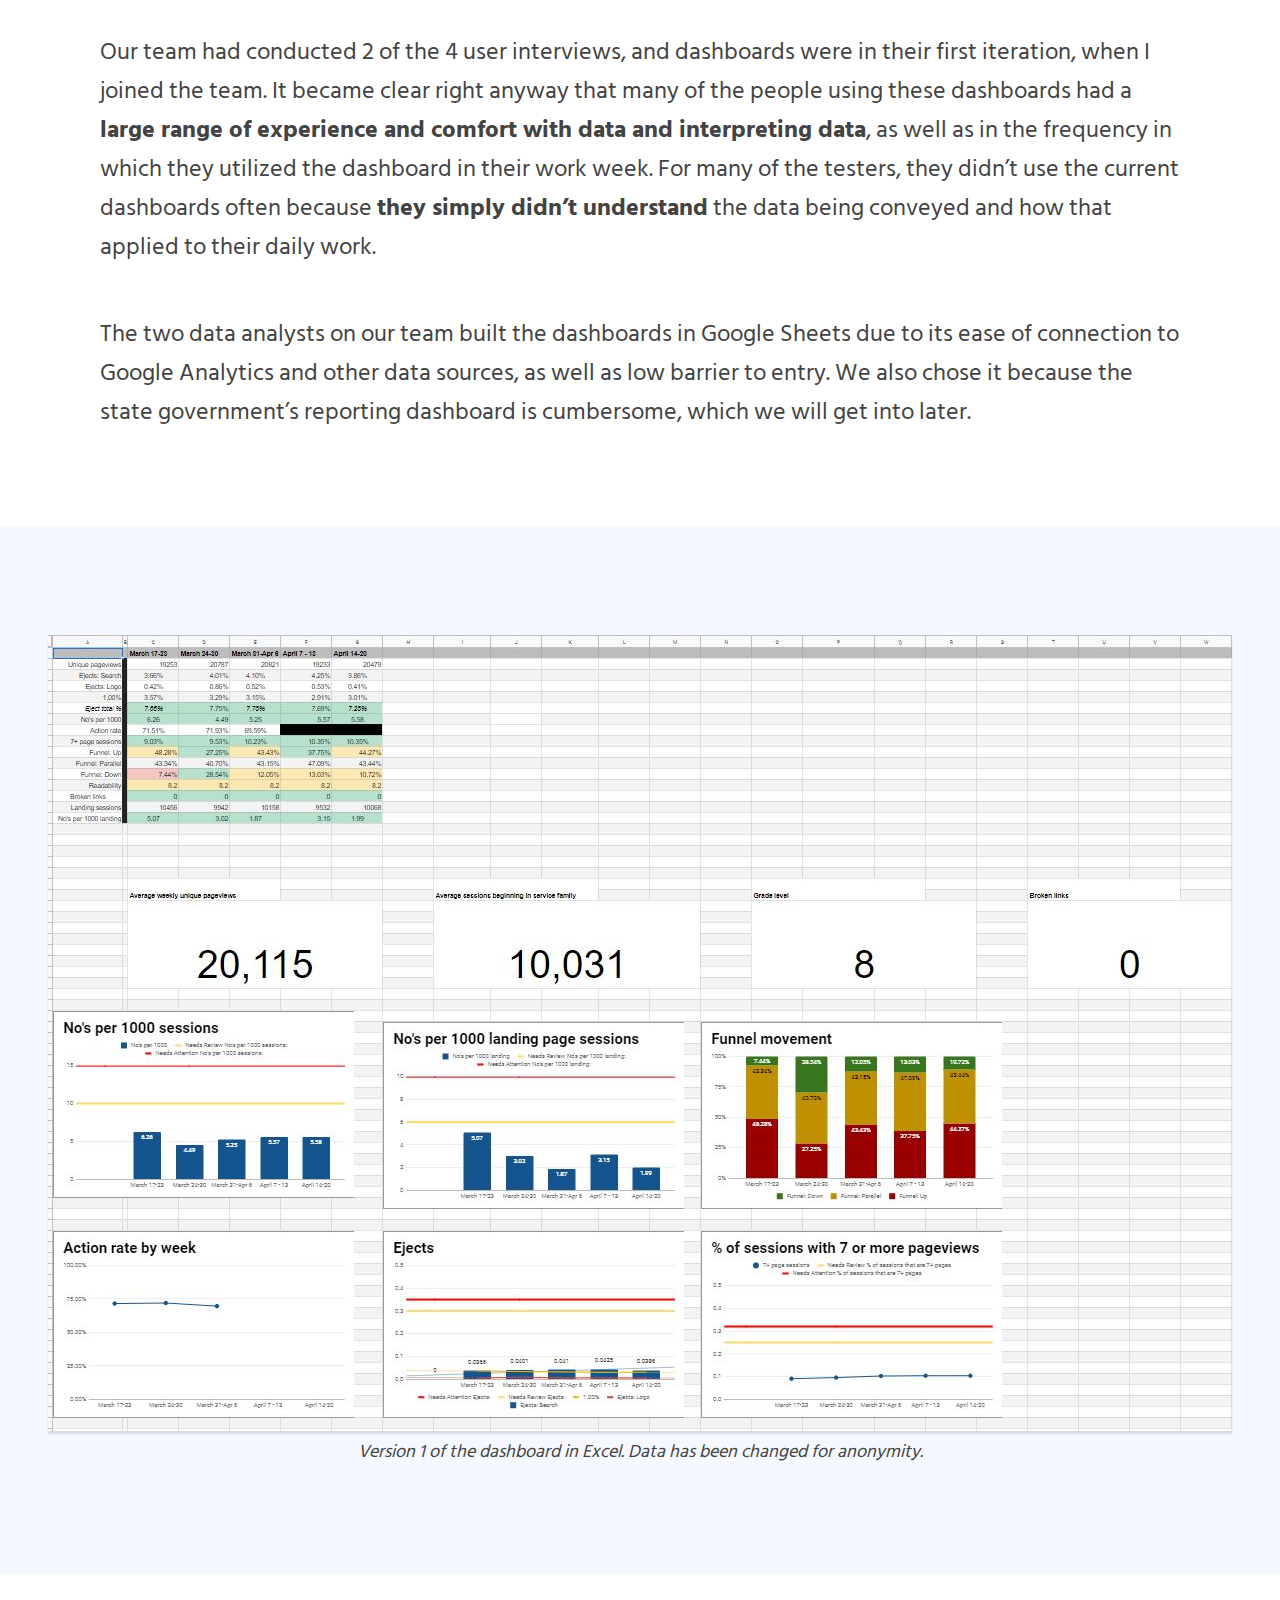
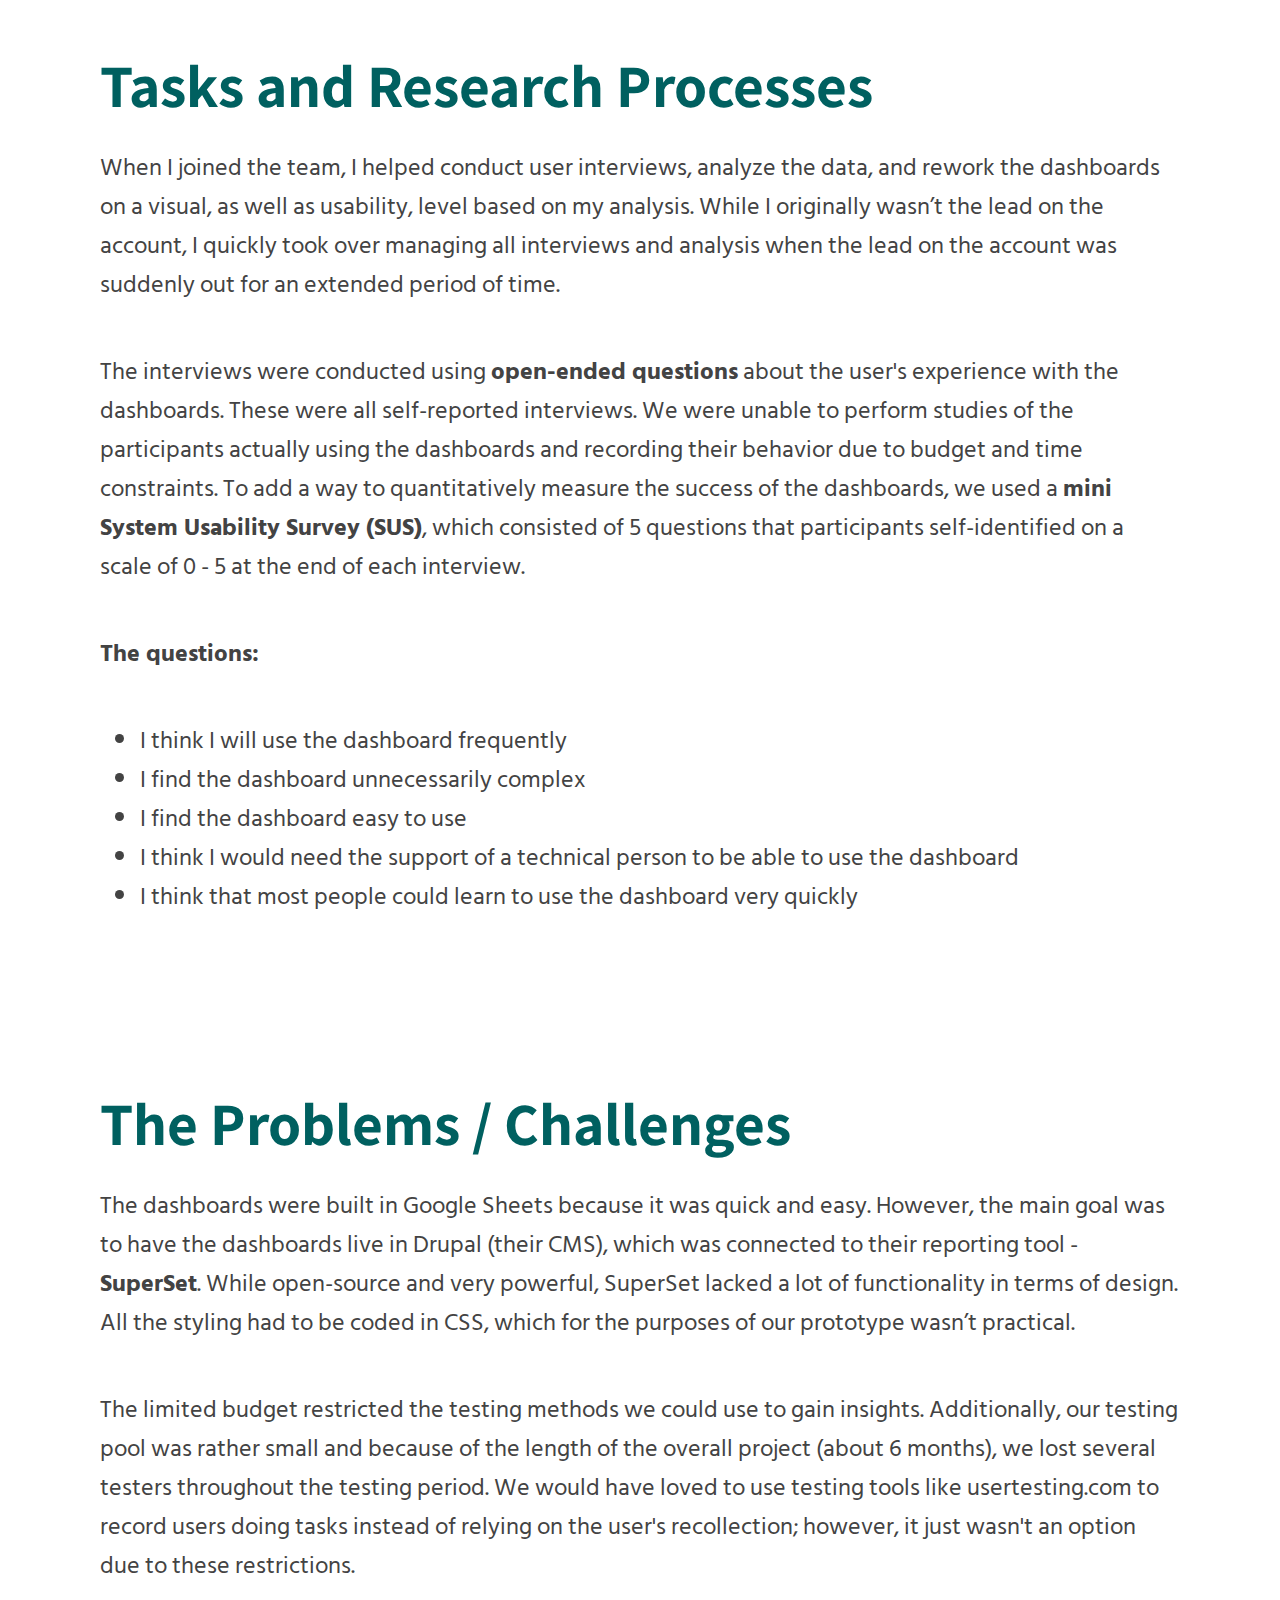
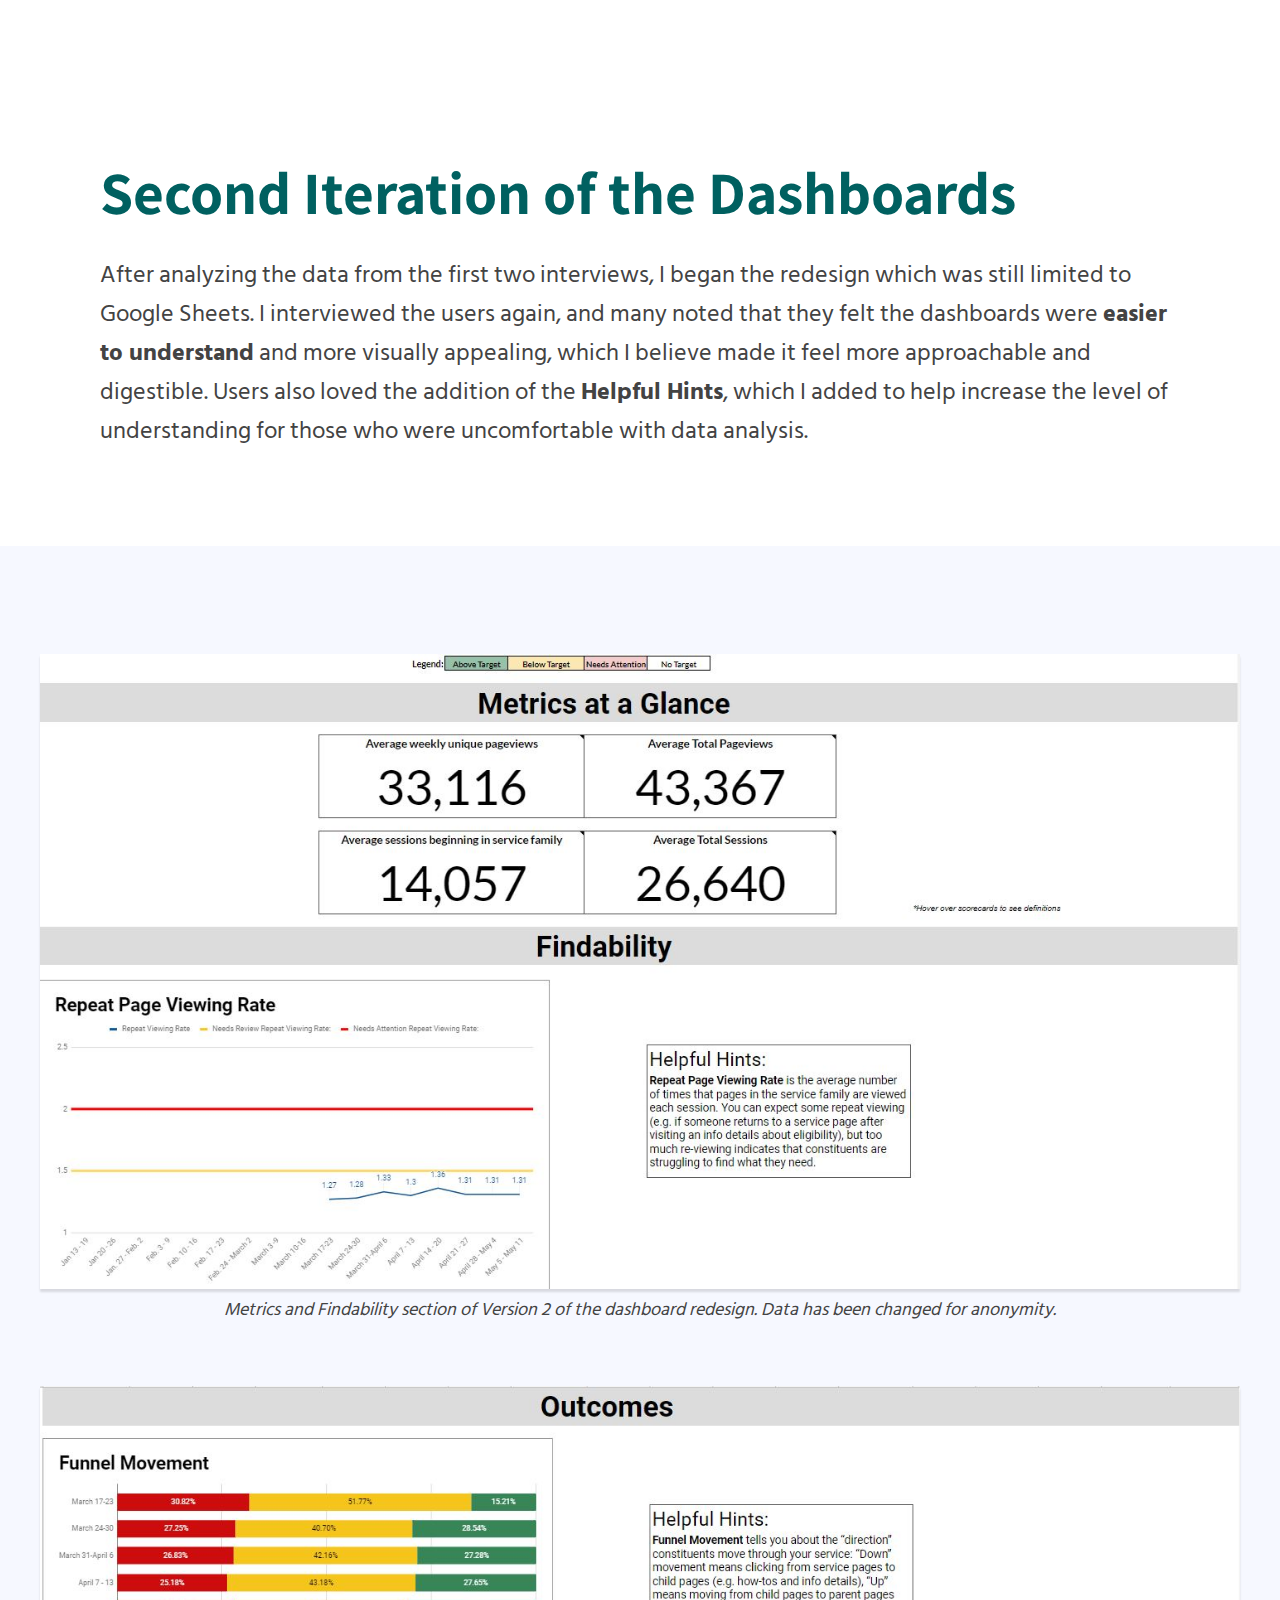
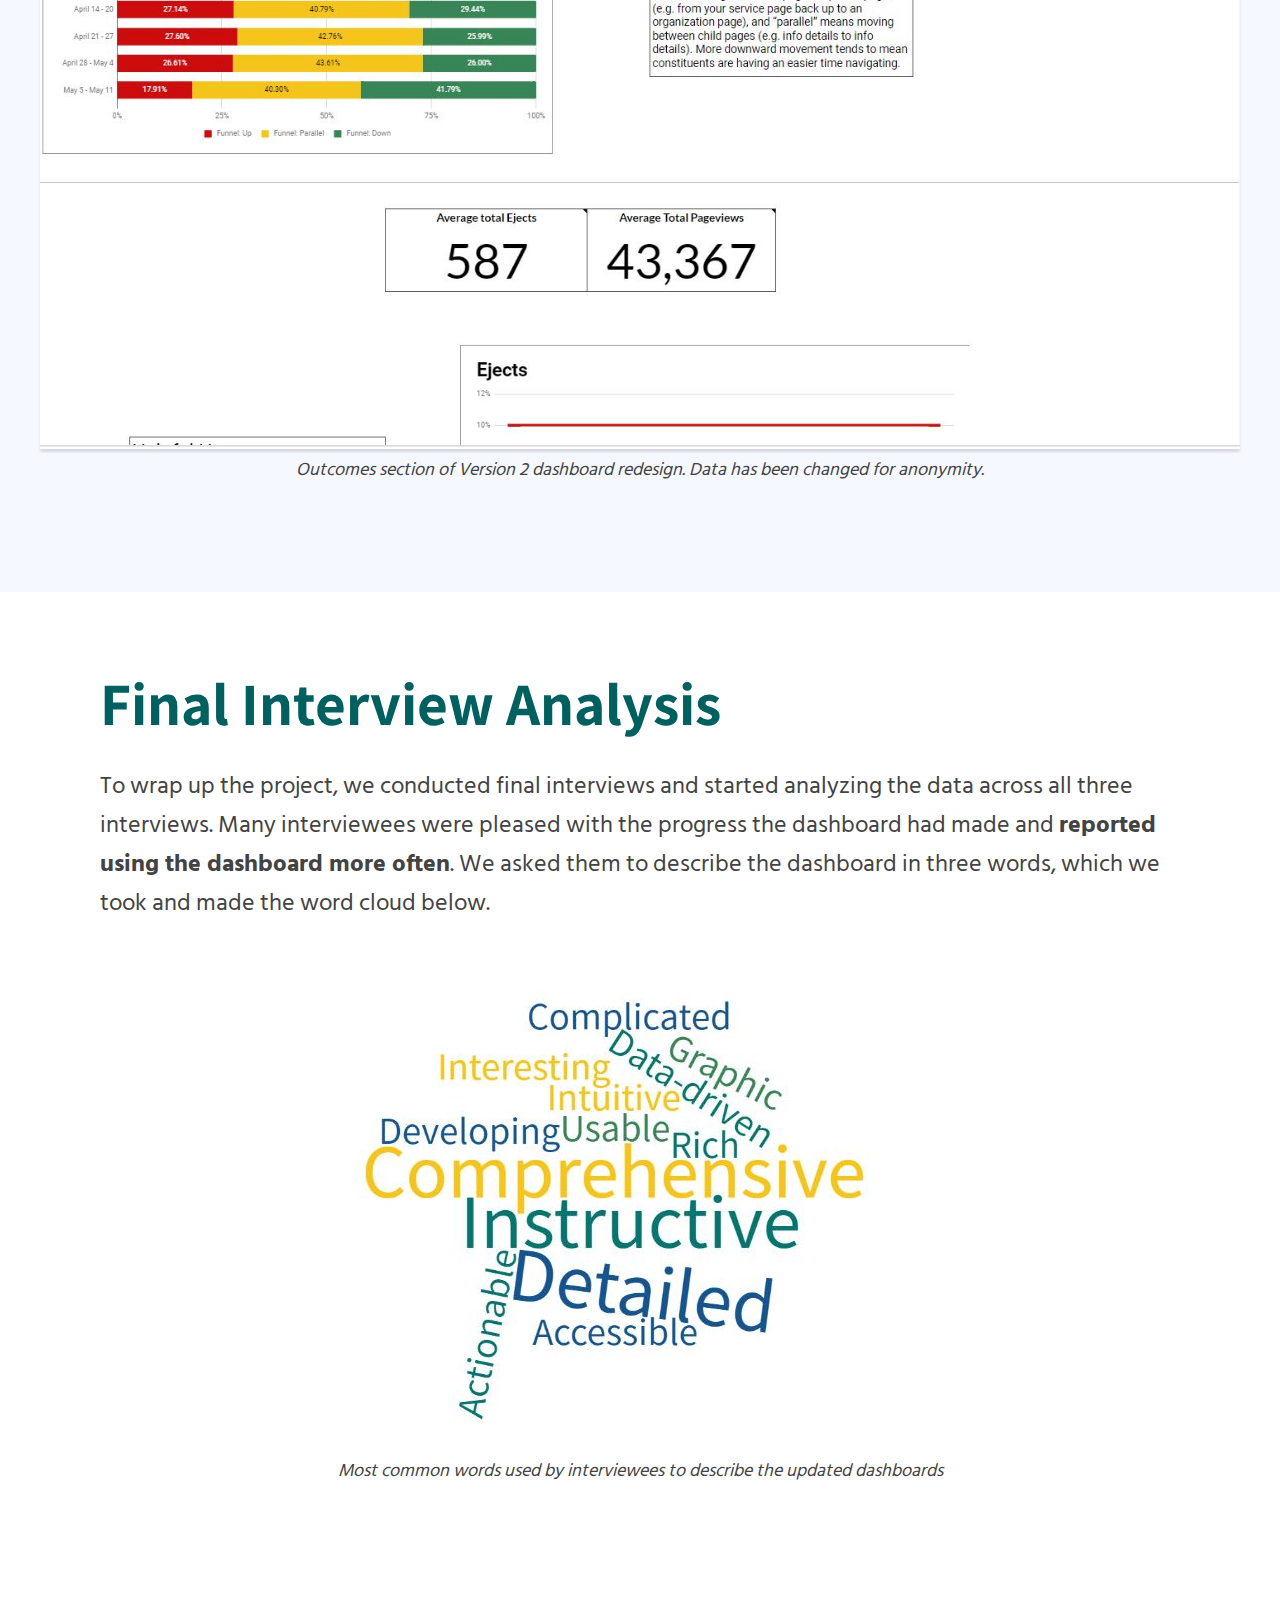
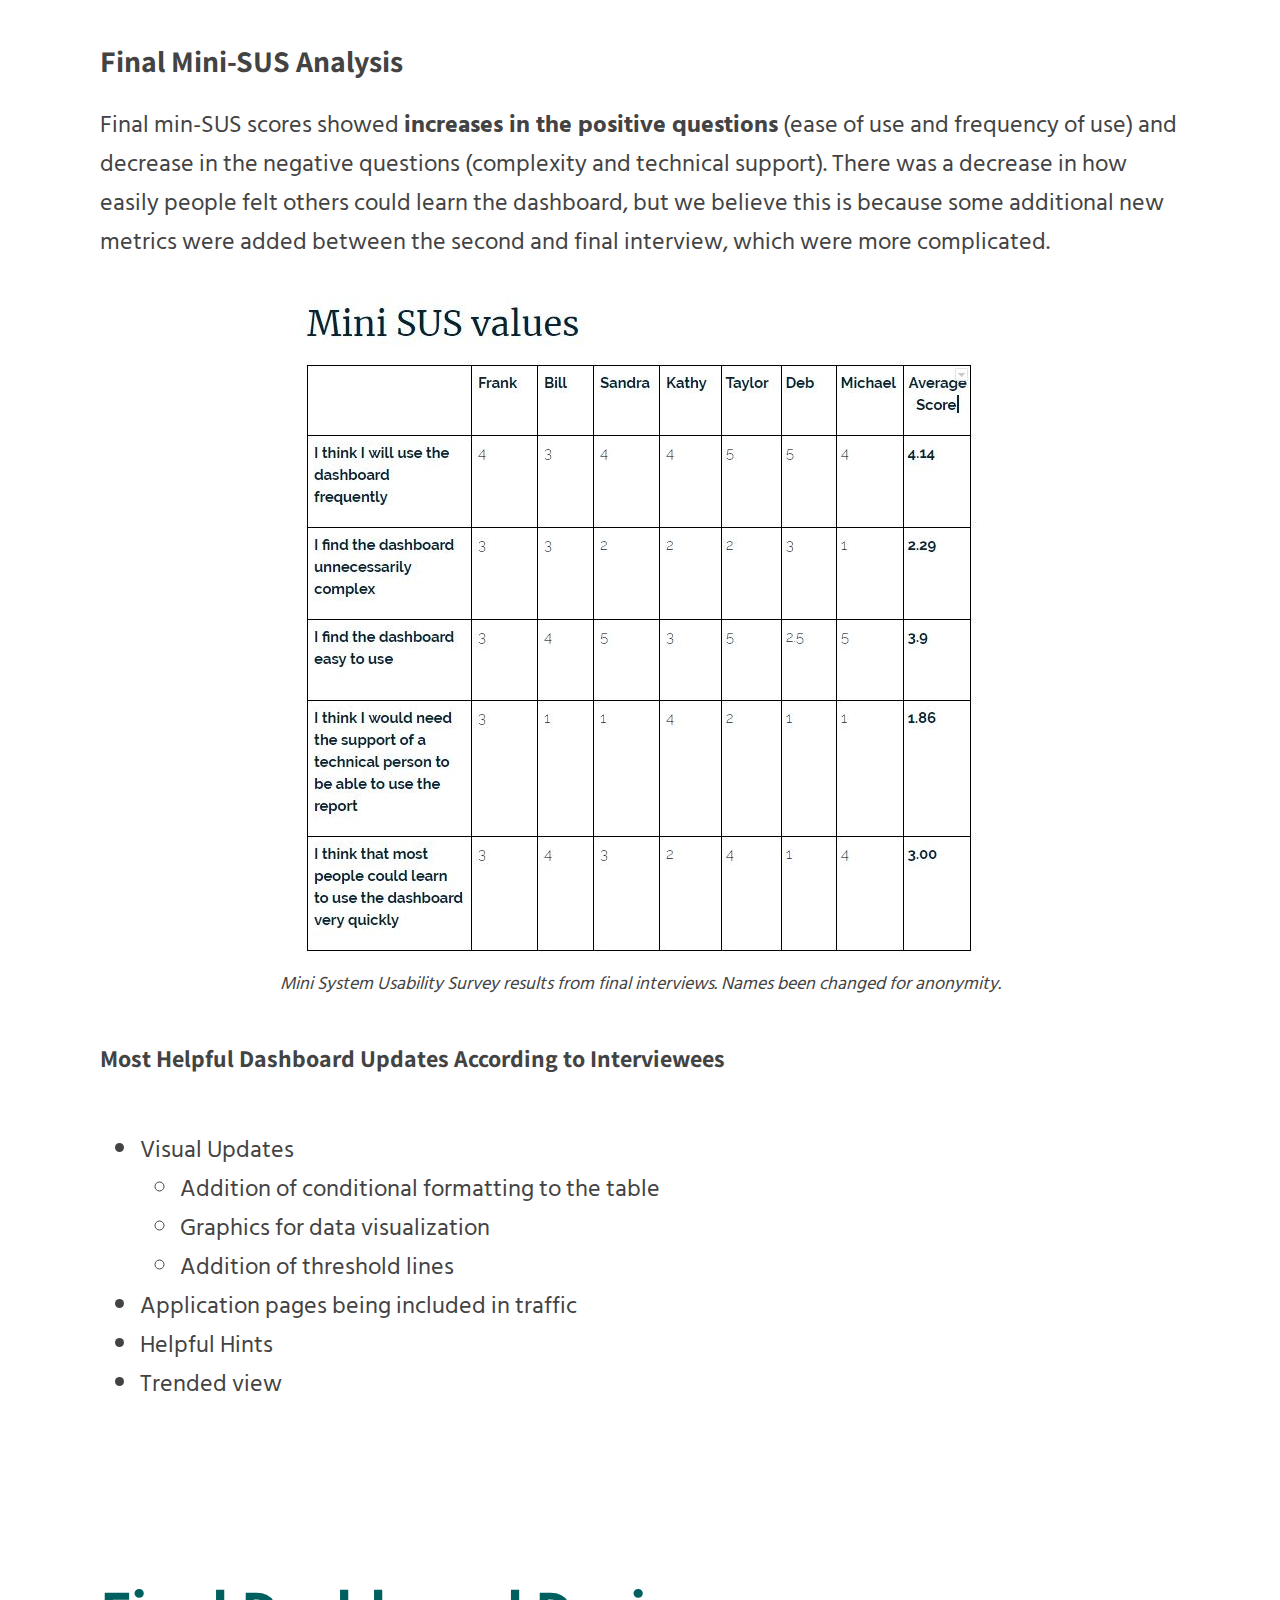
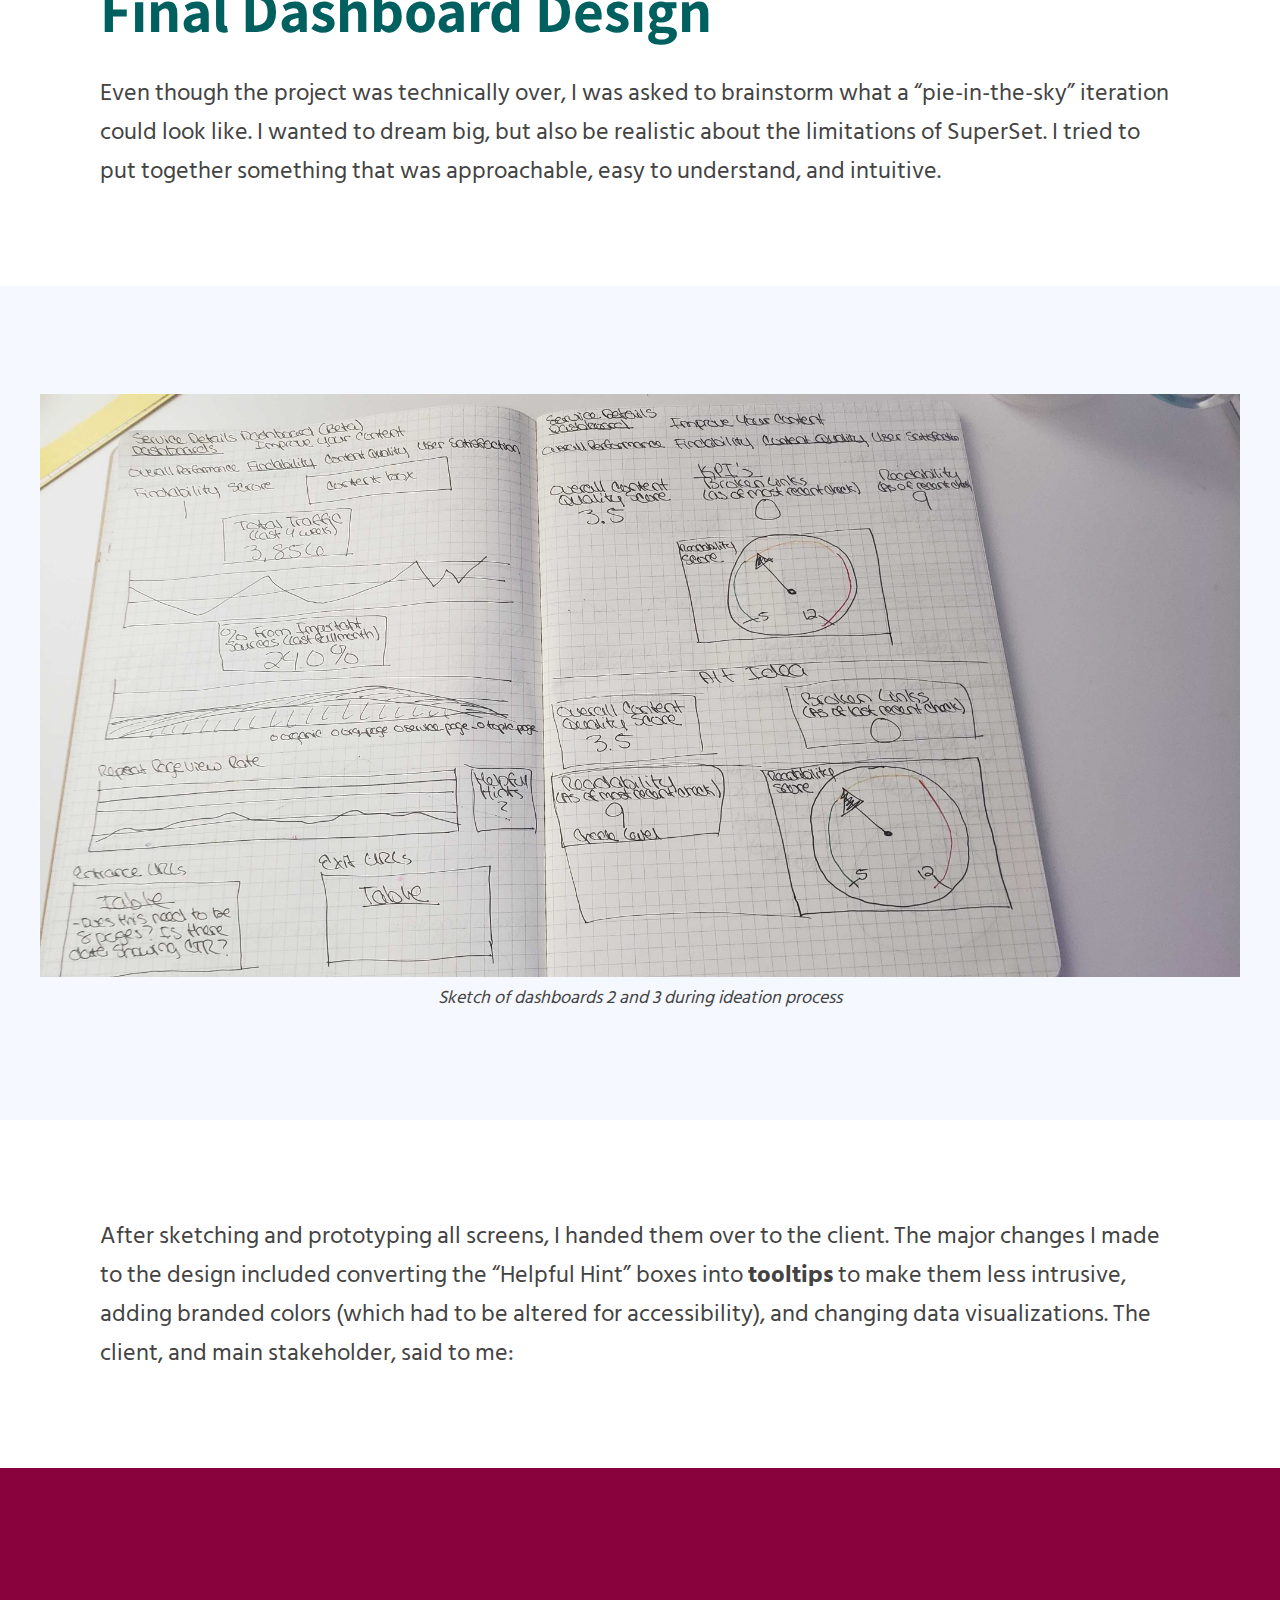
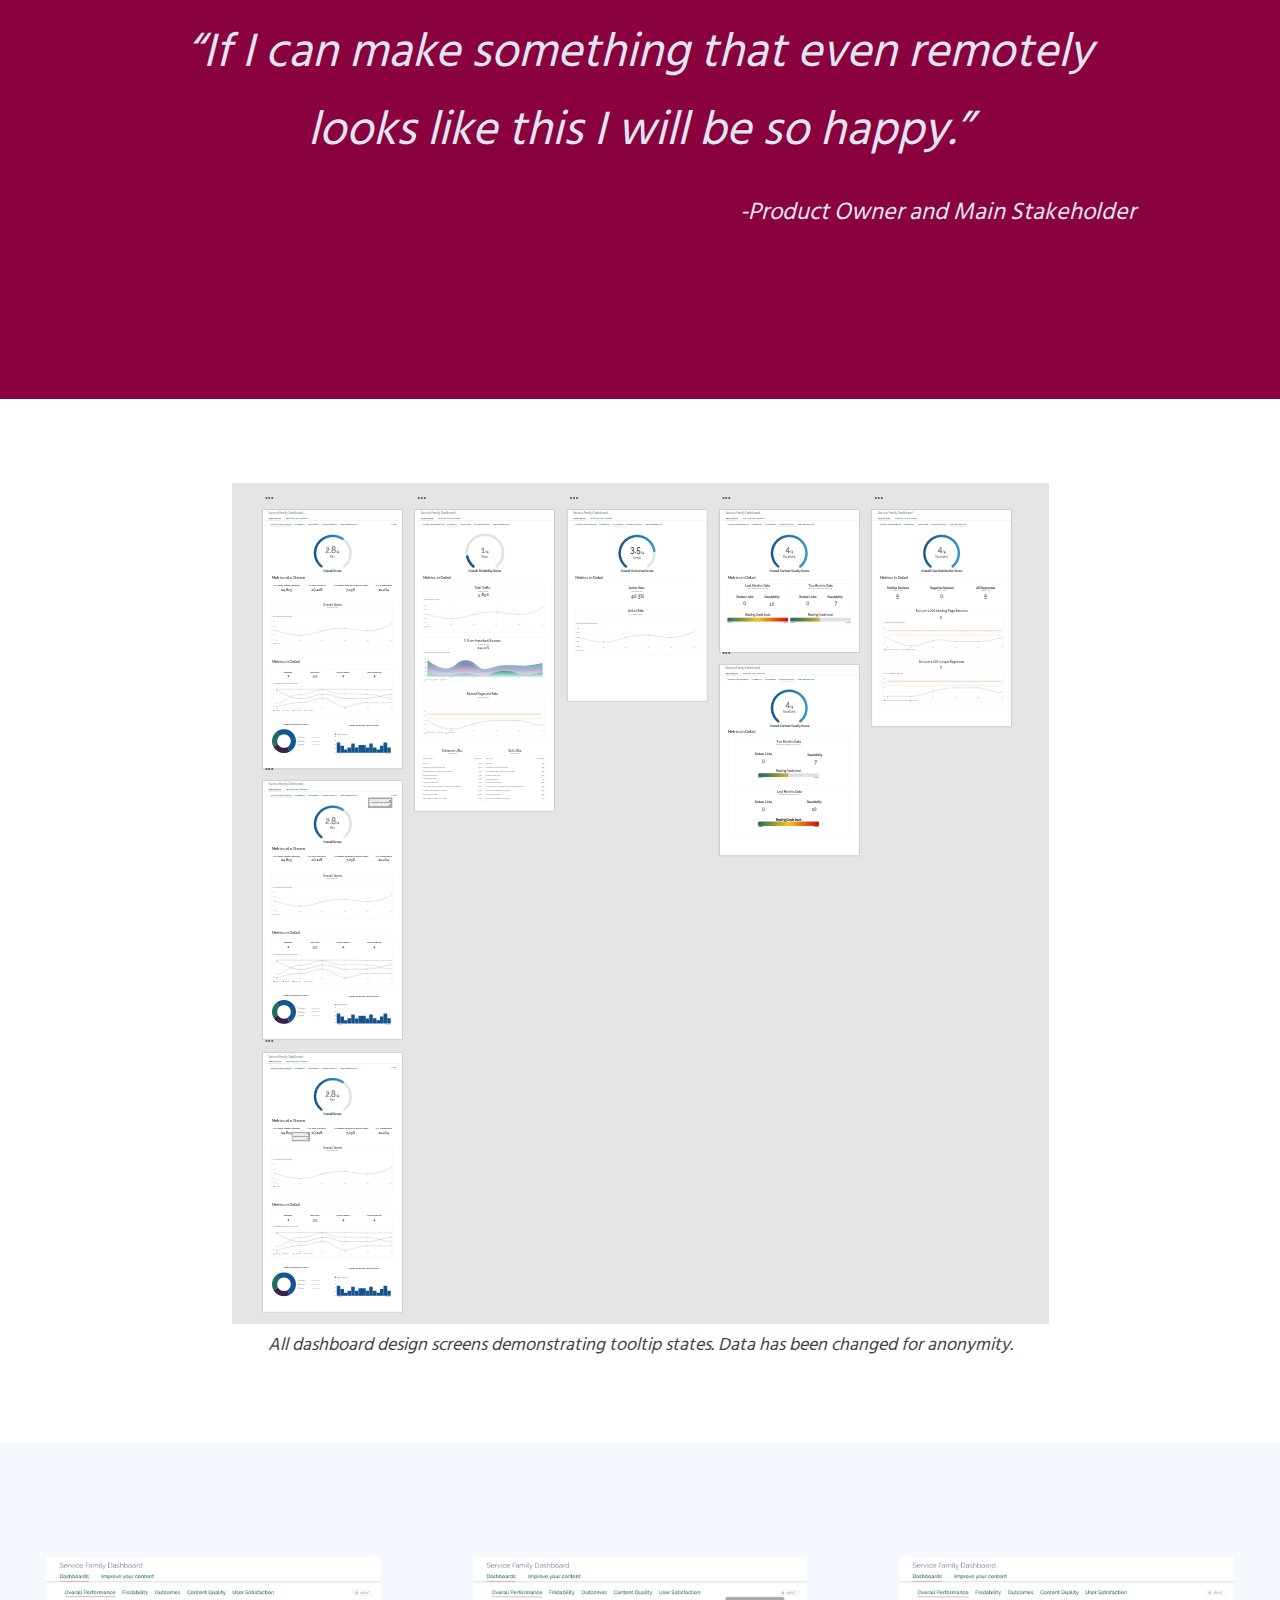
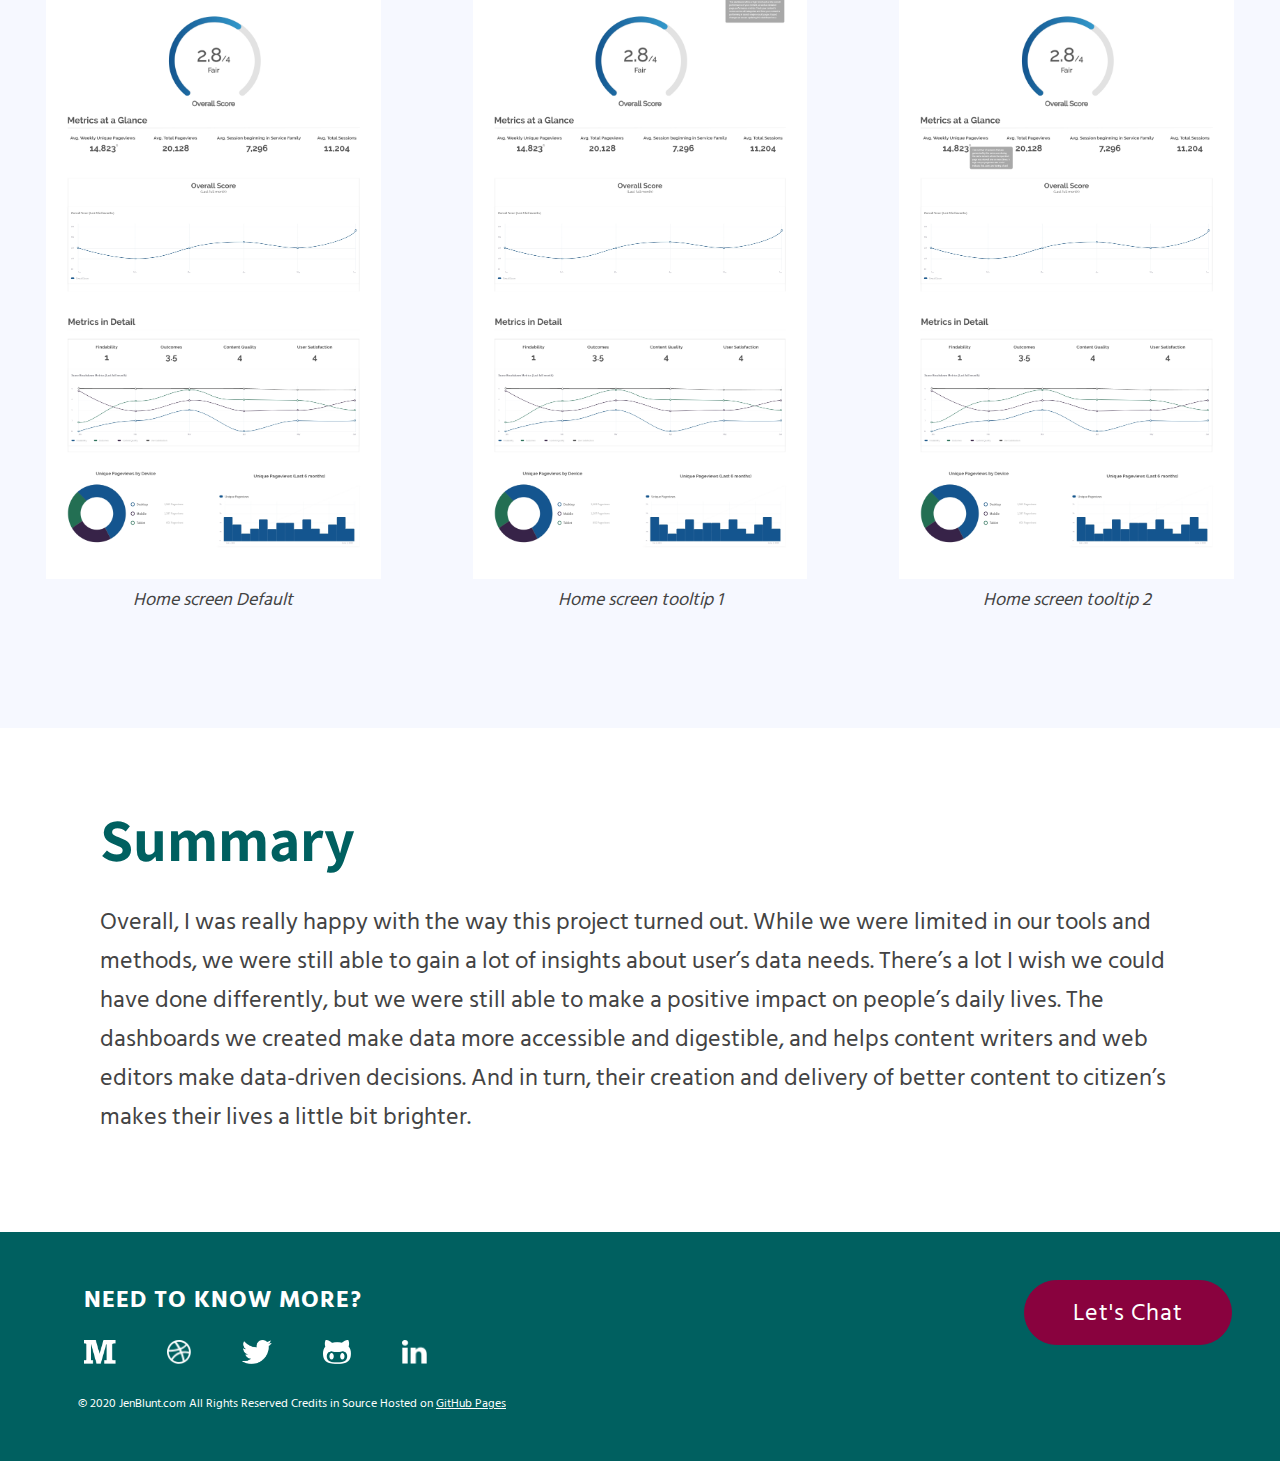
<file: work/gov-dashboard-redesign/index.html>
<!--

    Hi! Thanks for checking out my source code.

    Credits:

    Design, Markup, and Styles (C) 2019 Jennifer Blunt (hi@jenblunt.com)

    Icons:

    * Medium, Dribble, and Twitter Icon - Icon made by http://www.freepik.com/ from www.flaticon.com (Flaticon Basic License)
    * Github Icon - Icon made by https://www.flaticon.com/authors/dave-gandy from www.flaticon.com (CC 3.0)
    * LinkedIn Icon - Icon made by https://www.flaticon.com/authors/simpleicon from wwww.flaticon.com (CC 3.0)
    * SEO Icon & Puzzle Piece Icon - Icons made by https://www.flaticon.com/authors/freepik from https://www.flaticon.com/ (Flaticon Basic License)
    * Clipboard Icon - Icon made by https://www.flaticon.com/authors/wichaiwi from https://www.flaticon.com/ (Flaticon Basic License)
    * Download Icon - Icon made by https://www.flaticon.com/authors/those-icons from www.flaticon.com/ (Flaticon Basic License)

-->
<!DOCTYPE html>
<html lang="en">
<head>
  <script>
    (function(w, d, s, l, i) {
      w[l] = w[l] || [];
      w[l].push({
        'gtm.start': new Date().getTime(),
        event: 'gtm.js'
      });
      var f = d.getElementsByTagName(s)[0],
        j = d.createElement(s),
        dl = l != 'dataLayer' ? '&l=' + l : '';
      j.async = true;
      j.src =
        'https://www.googletagmanager.com/gtm.js?id=' + i + dl;
      f.parentNode.insertBefore(j, f);
    })(window, document, 'script', 'dataLayer', 'GTM-KPZH7DP');
  </script>
  <title>Dashboard Design &amp; UX Interviews Case Study | Jennifer Blunt Portfolio</title>
  <meta charset="utf-8" />
  <meta http-equiv="X-UA-Compatible" content="IE=edge,chrome=1">
  <meta name="viewport" content="width=device-width, initial-scale=1">
  <meta name="description" content="Designing a better content reporting dashboard for government employees required 6 months of 1-on-1 interviews, analysis, prototype testing, &amp; final designs.">
  <meta property="og:type" content="profile">
  <meta property="og:description" content="Designing a better content reporting dashboard for government employees required 6 months of 1-on-1 interviews, analysis, prototype testing, &amp; final designs.">
  <meta property="og:title" content="Designing a Better Dashboard for Government Employees">
  <meta property="og:url" content="https://jenblunt.com/">
  <meta property="og:image" content="https://jenblunt.com/images/jblogo_teal_schema.png">
  <meta property="profile:first_name" content="Jennifer">
  <meta property="profile:last_name" content="Blunt">
  <meta name="twitter:card" content="summary_large_image">
  <meta name="twitter:site" content="@jenbluntly">
  <meta name="twitter:title" content="Designing a Better Dashboard for Government Employees">
  <meta name="twitter:description" content="Designing a better content reporting dashboard for government employees required 6 months of 1-on-1 interviews, analysis, prototype testing, &amp; final designs.">
  <meta name="twitter:image" content="https://jenblunt.com/images/jblogo_teal_schema.png">
  <link rel="apple-touch-icon" sizes="180x180" href="/apple-touch-icon.png">
  <link rel="icon" type="image/png" sizes="32x32" href="/favicon-32x32.png">
  <link rel="icon" type="image/png" sizes="16x16" href="/favicon-16x16.png">
  <link rel="manifest" href="/site.webmanifest">
  <meta name="msapplication-TileColor" content="#da532c">
  <meta name="theme-color" content="#ffffff">
  <link rel="stylesheet" type="text/css" href="/css/main.css">
  <link href="https://fonts.googleapis.com/css?family=Assistant|Hind+Siliguri|Montserrat&amp;display=swap" rel="stylesheet">
</head>
<body id="dashboard-redesign">
  <noscript><iframe src="https://www.googletagmanager.com/ns.html?id=GTM-KPZH7DP" height="0" width="0" style="display:none;visibility:hidden"></iframe></noscript>
  <div class="container">
    <div class="alt-nav">
      <div class="logo-home">
        <a href="/" rel="noopener"><img src="/images/jblogo_pink_outline.svg" alt="pink logo to return to home page"></a>
      </div>
      <div class="resume-btn">
        <a href="/images/UX_Researcher_Jennifer_Blunt.pdf" target="_blank" rel="noopener" class="button-b">
          <img class="white" src="/images/down-arrow.svg" alt="Download icon">
          <img class="pink" src="/images/down-arrow_pink.svg" alt="Download icon">Resume</a>
      </div>
    </div>
    <div class="header-alt">
      <header>
        <h1 class="case">Designing a Better Dashboard for Government Employees</h1>
      </header>
    </div>
    <div class="main">
      <div class="note">
        <div class="content">
          <h3 class="contrast contrast-responsive"><strong>Role: </strong><em>Digital Strategist</em></h3>
          <h3 class="contrast contrast-responsive"><strong>Tools: </strong><em>Adobe XD, Excel, SuperSet, Jira, Zoom</em></h3>
          <h3 class="contrast contrast-responsive"><strong>Deliverables: </strong><em>Interview Summaries, Research Analysis, Wireframes, Prototypes</em></h3>
          <h3 class="contrast contrast-responsive"><strong>Sector: </strong><em>Government</em></h3>
        </div>
      </div>
      <div class="content">
        <h2 class="secondary">The Background</h2>
        <p>Governments are complicated, and employees working for them find them just as confusing. During our engagement with a United States government, we worked with a group of employees from all different sectors of government to create
          a dashboard to help them gain insights about their content and discover ways to improve it.</p>
        <p>Before I arrived, our team was in the early stages of helping the state government create a series of dashboards for content editors. The goal was to arm them with useful data that would help them revise and optimize their existing content for
          increased organic traffic. To better understand which metrics needed to be included on the dashboard, and what problems content editors were trying to solve in their daily work lives, our team of Strategist's conducted 1-on-1 interviews
          with web editors from 10 different government departments.</p>
        <p>Our team had conducted 2 of the 4 user interviews, and dashboards were in their first iteration, when I joined the team. It became clear right anyway that many of the people using these dashboards had a <strong>large range of experience
            and comfort with data and interpreting data</strong>, as well as in the frequency in which they utilized the dashboard in their work week. For many of the testers, they didn’t use the current dashboards often because <strong>they simply
            didn’t understand</strong> the data being conveyed and how that applied to their daily work.</p>
        <p>The two data analysts on our team built the dashboards in Google Sheets due to its ease of connection to Google Analytics and other data sources, as well as low barrier to entry. We also chose it because the state government’s reporting
          dashboard is cumbersome, which we will get into later.</p>
      </div>
      <div class="wide">
        <figure>
          <img class="outline" src="/images/v1_dashboard_excel.jpg" alt="Version 1 of the dashboard in Excel">
          <figcaption><em>Version 1 of the dashboard in Excel. Data has been changed for anonymity.</em></figcaption>
        </figure>
      </div>
      <div class="content">
        <h2 class="secondary">Tasks and Research Processes</h2>
        <p>When I joined the team, I helped conduct user interviews, analyze the data, and rework the dashboards on a visual, as well as usability, level based on my analysis. While I originally wasn’t the lead on the account, I quickly took over
          managing all interviews and analysis when the lead on the account was suddenly out for an extended period of time.</p>
        <p>The interviews were conducted using <strong>open-ended questions</strong> about the user's experience with the dashboards. These were all self-reported interviews. We were unable to perform studies of the participants actually using the
          dashboards and recording their behavior due to budget and time constraints. To add a way to quantitatively measure the success of the dashboards, we used a <strong>mini System Usability Survey (SUS)</strong>, which consisted of 5 questions
          that participants self-identified on a scale of 0 - 5 at the end of each interview.</p>
        <p><strong>The questions:</strong></p>
        <ul class="list">
          <li>I think I will use the dashboard frequently</li>
          <li>I find the dashboard unnecessarily complex</li>
          <li>I find the dashboard easy to use</li>
          <li>I think I would need the support of a technical person to be able to use the dashboard</li>
          <li>I think that most people could learn to use the dashboard very quickly</li>
        </ul>
      </div>
      <div class="content">
        <h2 class="secondary">The Problems / Challenges</h2>
        <p>The dashboards were built in Google Sheets because it was quick and easy. However, the main goal was to have the dashboards live in Drupal (their CMS), which was connected to their reporting tool - <strong>SuperSet</strong>. While
          open-source and very powerful, SuperSet lacked a lot of functionality in terms of design. All the styling had to be coded in CSS, which for the purposes of our prototype wasn’t practical.</p>
        <p>The limited budget restricted the testing methods we could use to gain insights. Additionally, our testing pool was rather small and because of the length of the overall project (about 6 months), we lost several testers throughout the
          testing period. We would have loved to use testing tools like usertesting.com to record users doing tasks instead of relying on the user's recollection; however, it just wasn't an option due to these restrictions.</p>
      </div>
      <div class="content">
        <h2 class="secondary">Second Iteration of the Dashboards</h2>
        <p>After analyzing the data from the first two interviews, I began the redesign which was still limited to Google Sheets. I interviewed the users again, and many noted that they felt the dashboards were <strong>easier to understand</strong>
          and more visually appealing, which I believe made it feel more approachable and digestible. Users also loved the addition of the <strong>Helpful Hints</strong>, which I added to help increase the level of understanding for those who were
          uncomfortable with data analysis.</p>
      </div>
      <div class="wide">
        <figure>
          <img class="outline" src="/images/v2_dashboard_excel_sample1.jpg" alt="Metrics and Findability section of Version 2 dashboard redesign">
          <figcaption><em>Metrics and Findability section of Version 2 of the dashboard redesign. Data has been changed for anonymity.</em></figcaption>
        </figure>
        <br>
        <br>
        <figure>
          <img class="outline" src="/images/v2_dashboard_excel_sample2.jpg" alt="Outcomes section of Version 2 dashboard redesign">
          <figcaption><em>Outcomes section of Version 2 dashboard redesign. Data has been changed for anonymity.</em></figcaption>
        </figure>
      </div>
      <div class="content">
        <h2 class="secondary">Final Interview Analysis</h2>
        <p>To wrap up the project, we conducted final interviews and started analyzing the data across all three interviews. Many interviewees were pleased with the progress the dashboard had made and <strong>reported using the dashboard more
            often</strong>. We asked them to describe the dashboard in three words, which we took and made the word cloud below.</p>
        <figure>
          <img src="/images/dashboard_word_cloud.jpg" alt="Dashboard Word Cloud from Interviews">
          <figcaption><em>Most common words used by interviewees to describe the updated dashboards</em></figcaption>
        </figure>
      </div>
      <div class="content">
        <h3>Final Mini-SUS Analysis</h3>
        <p>Final min-SUS scores showed <strong>increases in the positive questions</strong> (ease of use and frequency of use) and decrease in the negative questions (complexity and technical support). There was a decrease in how easily people felt
          others could learn the dashboard, but we believe this is because some additional new metrics were added between the second and final interview, which were more complicated.</p>
        <figure>
          <img src="/images/min_sus_results_table.jpg" alt="Mini-SUS results from final interviews">
          <figcaption><em>Mini System Usability Survey results from final interviews. Names been changed for anonymity.</em></figcaption>
        </figure>
        <h4>Most Helpful Dashboard Updates According to Interviewees</h4>
        <ul class="list">
          <li>Visual Updates</li>
          <ul>
            <li>Addition of conditional formatting to the table</li>
            <li>Graphics for data visualization</li>
            <li>Addition of threshold lines</li>
          </ul>
          <li>Application pages being included in traffic</li>
          <li>Helpful Hints</li>
          <li>Trended view</li>
        </ul>
      </div>
      <div class="content">
        <h2 class="secondary">Final Dashboard Design</h2>
        <p>Even though the project was technically over, I was asked to brainstorm what a “pie-in-the-sky” iteration could look like. I wanted to dream big, but also be realistic about the limitations of SuperSet. I tried to put together something
          that was approachable, easy to understand, and intuitive.</p>
      </div>
      <div class="wide">
        <figure>
          <img src="/images/dashboard_2_and_3_sketch.jpg" alt="Sketch of dashboards 2 and 3 during ideation process">
          <figcaption><em>Sketch of dashboards 2 and 3 during ideation process</em></figcaption>
        </figure>
      </div>
      <div class="content">
        <p>After sketching and prototyping all screens, I handed them over to the client. The major changes I made to the design included converting the “Helpful Hint” boxes into <strong>tooltips</strong> to make them less intrusive, adding branded
          colors (which had to be altered for accessibility), and changing data visualizations. The client, and main stakeholder, said to me:</p>
      </div>
      <blockquote>
        “If I can make something that even remotely looks like this I will be so happy.”
        <div class="attribution">
          <p>-Product Owner and Main Stakeholder</p>
        </div>
      </blockquote>
      <div class="content">
        <figure>
          <img src="/images/final_dashboard_all_screens.png" alt="Final dashboards for all screens desktop">
          <figcaption><em>All dashboard design screens demonstrating tooltip states. Data has been changed for anonymity.</em></figcaption>
        </figure>
      </div>
      <div class="wide">
        <div class="row">
          <div class="column">
            <figure>
              <img src="/images/overall_performance_home.jpg" alt="Overall Performance Home Screen Default">
              <figcaption><em>Home screen Default</em></figcaption>
            </figure>
          </div>
          <div class="column">
            <figure>
              <img src="/images/overall_performance_tooltip1.jpg" alt="Overall Performance Home Screen showing tooltip 1">
              <figcaption><em>Home screen tooltip 1</em></figcaption>
            </figure>
          </div>
          <div class="column">
            <figure>
              <img src="/images/overall_performance_tooltip2.jpg" alt="Overall Performance Home Screen showing tooltip 2">
              <figcaption><em>Home screen tooltip 2</em></figcaption>
            </figure>
          </div>
        </div>
      </div>
      <div class="content">
        <h2 class="secondary">Summary</h2>
        <p>Overall, I was really happy with the way this project turned out. While we were limited in our tools and methods, we were still able to gain a lot of insights about user’s data needs. There’s a lot I wish we could have done differently,
          but we were still able to make a positive impact on people’s daily lives. The dashboards we created make data more accessible and digestible, and helps content writers and web editors make data-driven decisions. And in turn, their creation
          and delivery of better content to citizen’s makes their lives a little bit brighter.</p>
      </div>
    </div>
    <footer>
      <div class="footer-content">
        <div class="right">
          <div>
            <a href="mailto:hi@jenblunt.com" class="button">Let's Chat</a>
          </div>
        </div>
        <div class="left">
          <div>
            <p class="large-font"><strong>Need to know more?</strong></p>
          </div>
          <div>
            <ul class="social-icons">
              <li><a href="https://medium.com/@jenbluntly" title="See Jennifer's Case Studies on Medium" target="_blank" rel="noopener"><img src="/images/medium_icon.png" alt="Medium icon"></a></li>
              <li><a href="https://dribbble.com/jenbluntly" title="See Jennifer's Designs on Dribbble" target="_blank" rel="noopener"><img src="/images/dribbble_icon.png" alt="Dribble icon"></a></li>
              <li><a href="https://twitter.com/jenbluntly" tile="See Jennifer's Tweets" target="_blank" rel="noopener"><img src="/images/twitter_icon.png" alt="Twitter icon"></a></li>
              <li><a href="https://github.com/jenblunt" title="See Jennifer's Code on Github" target="_blank" rel="noopener"><img src="/images/github_icon.png" alt="GitHub icon"></a></li>
              <li><a href="https://www.linkedin.com/in/jenniferblunt/" title="See Jennifer's Work on LinkedIn" target="_blank" rel="noopener"><img src="/images/linkedin_icon.png" alt="LinkedIn icon"></a></li>
            </ul>
          </div>
          <div>
            <p class="copyright">&copy; 2020 JenBlunt.com All Rights Reserved Credits in Source Hosted on <a href="https://pages.github.com/" target="_blank" rel="noopener">GitHub Pages</a></p>
          </div>
        </div>
      </div>
    </footer>
  </div>
</body>
</html>
</file>
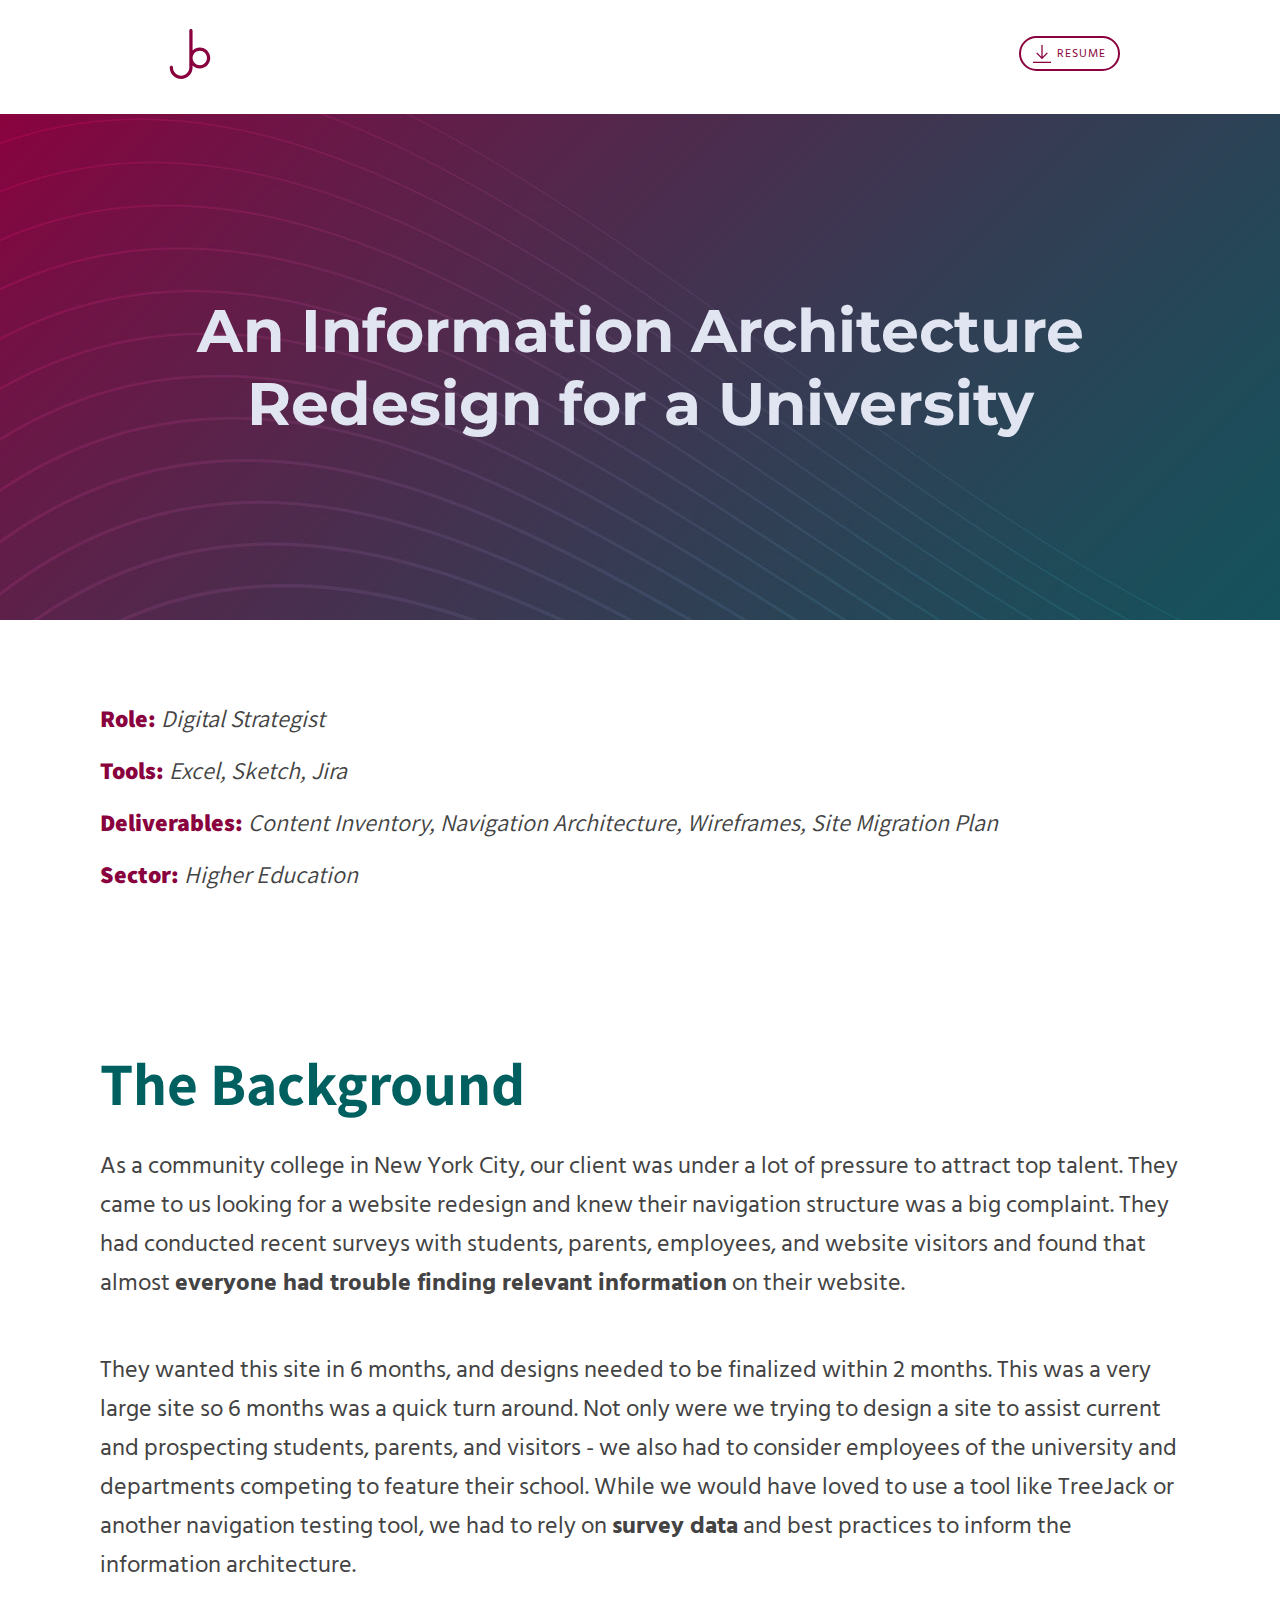
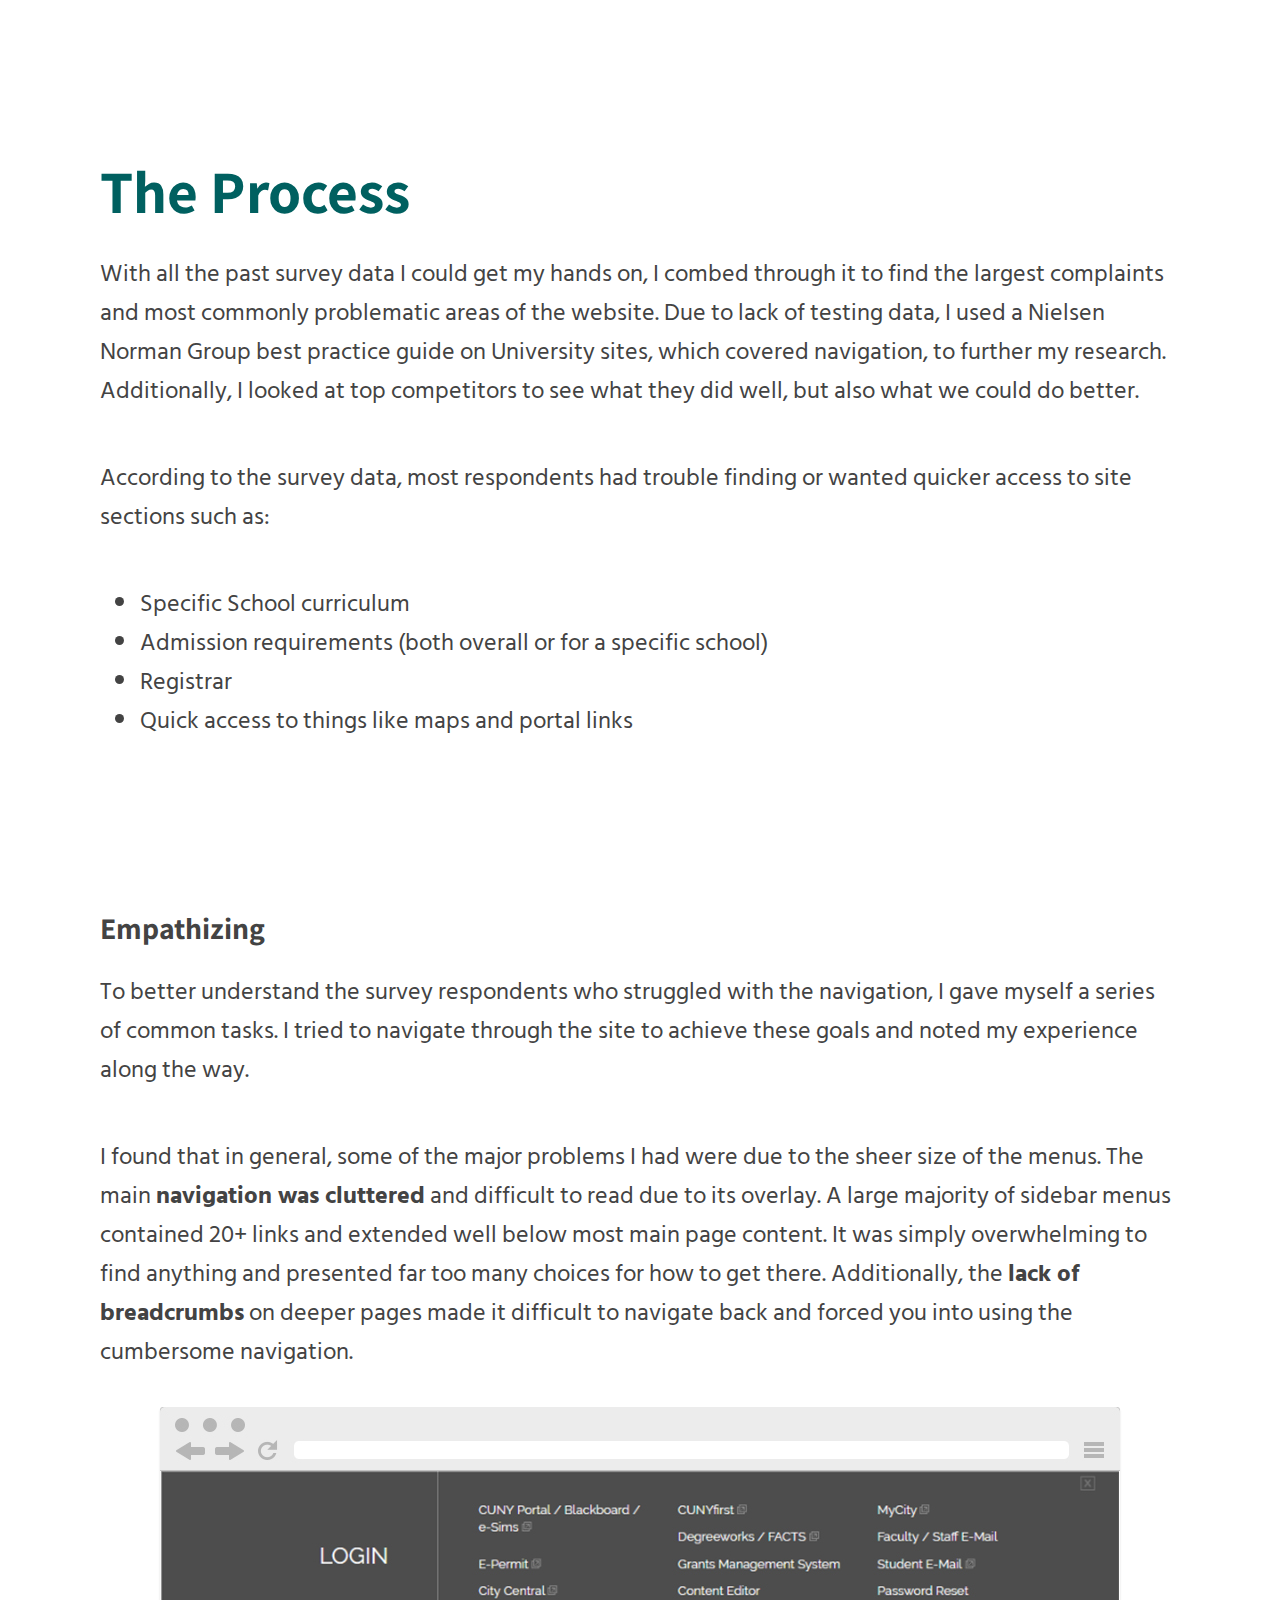
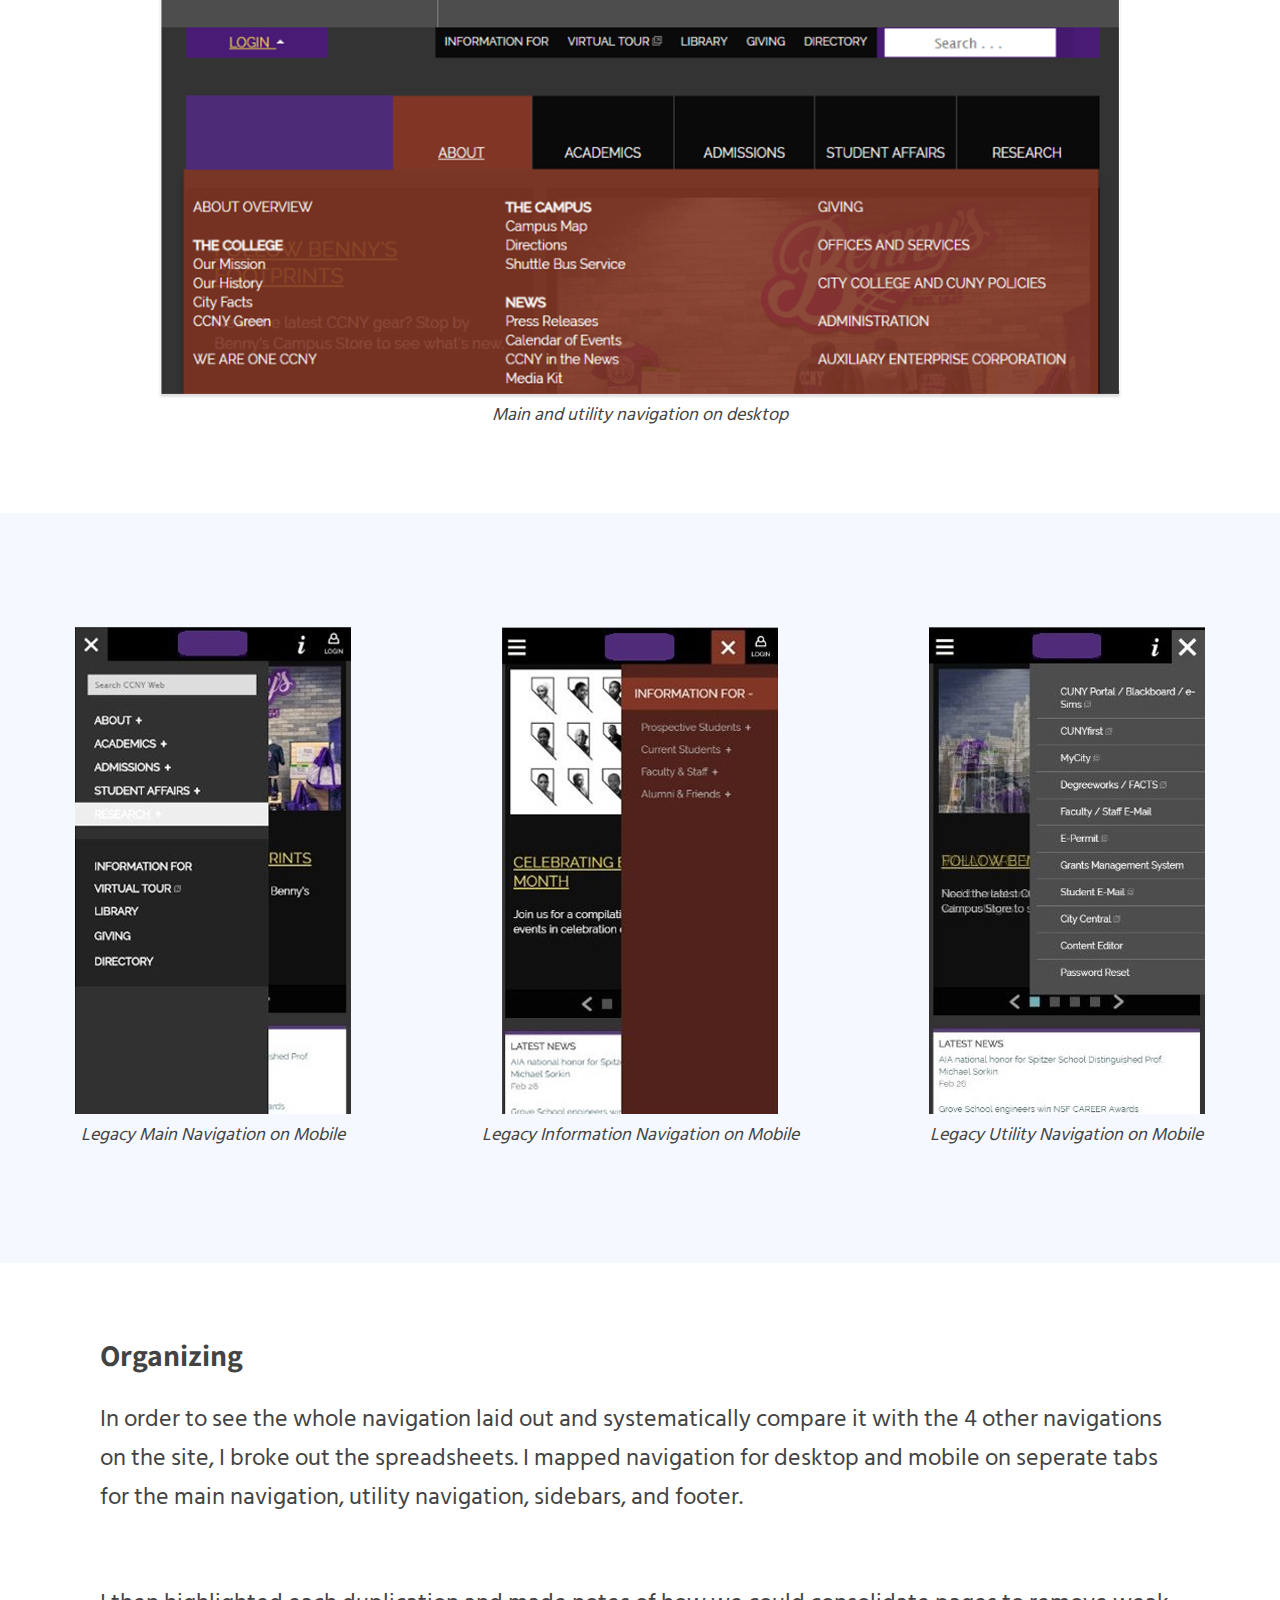
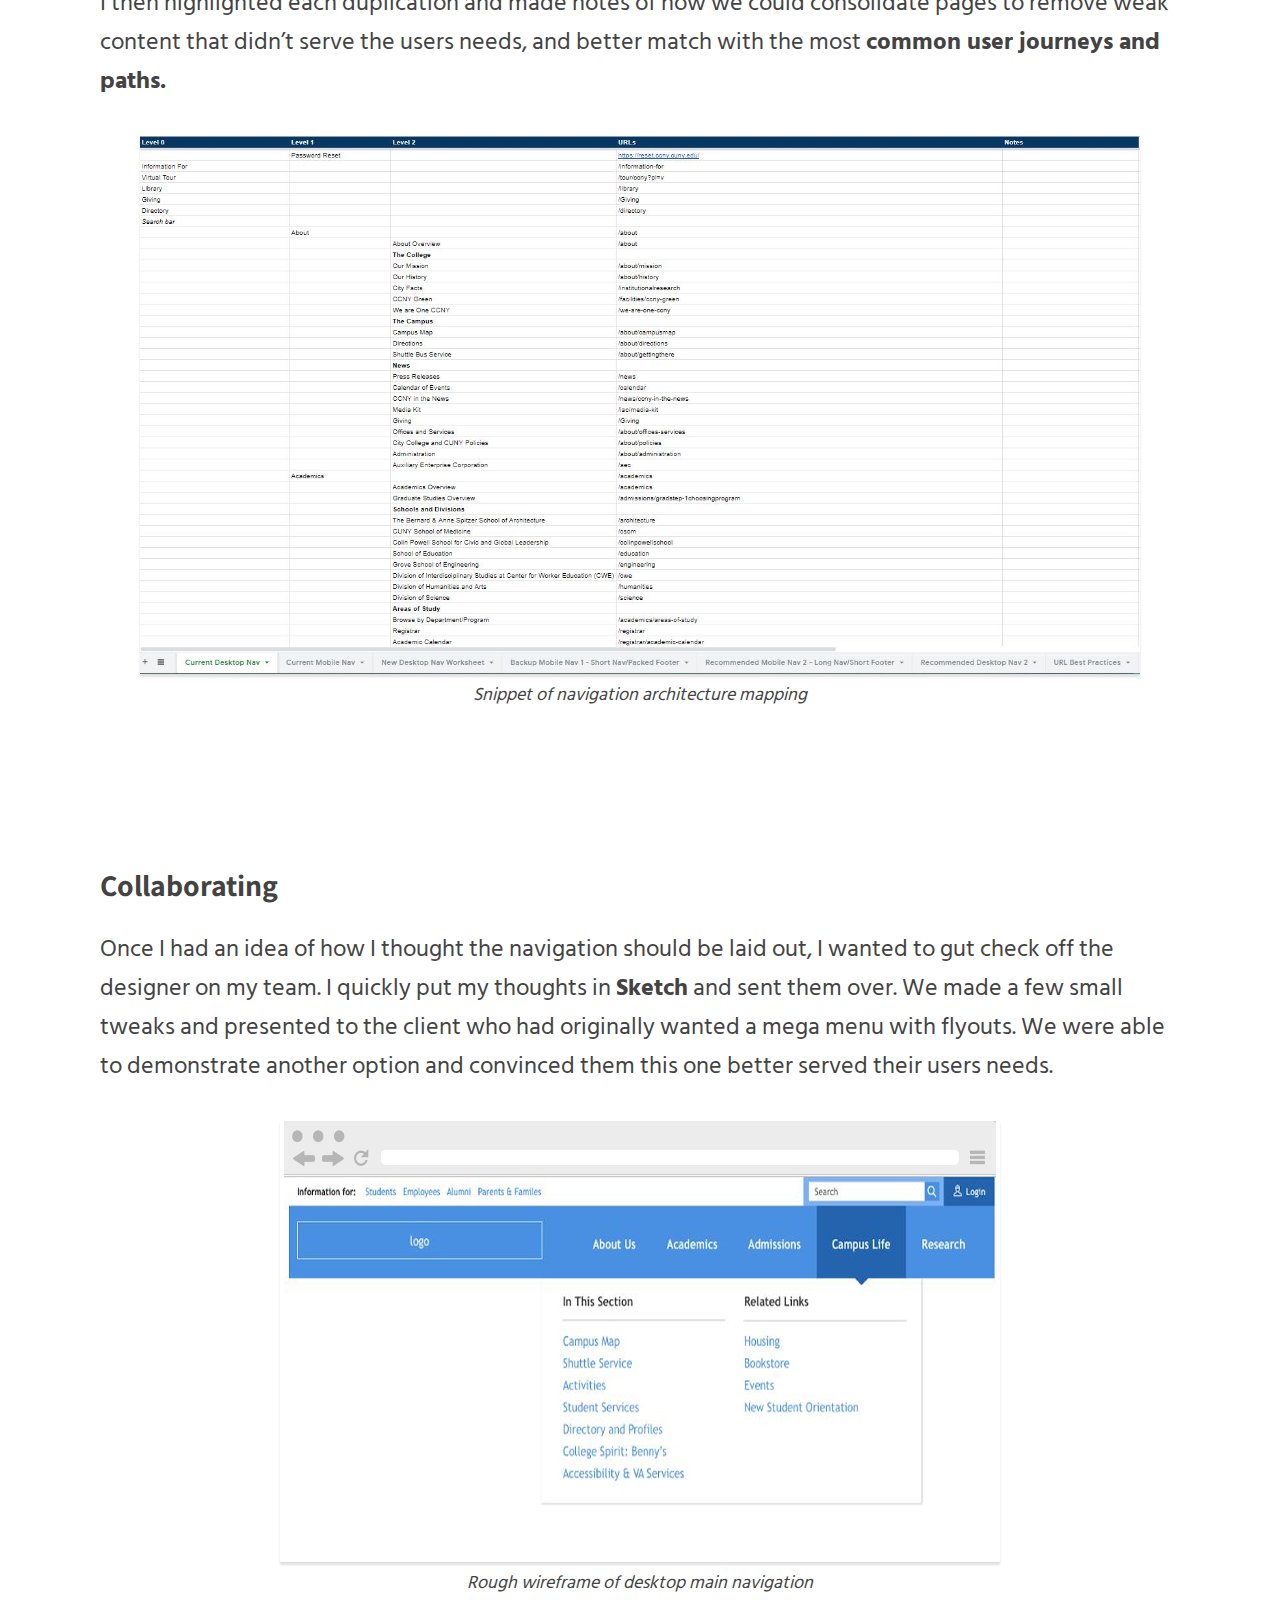
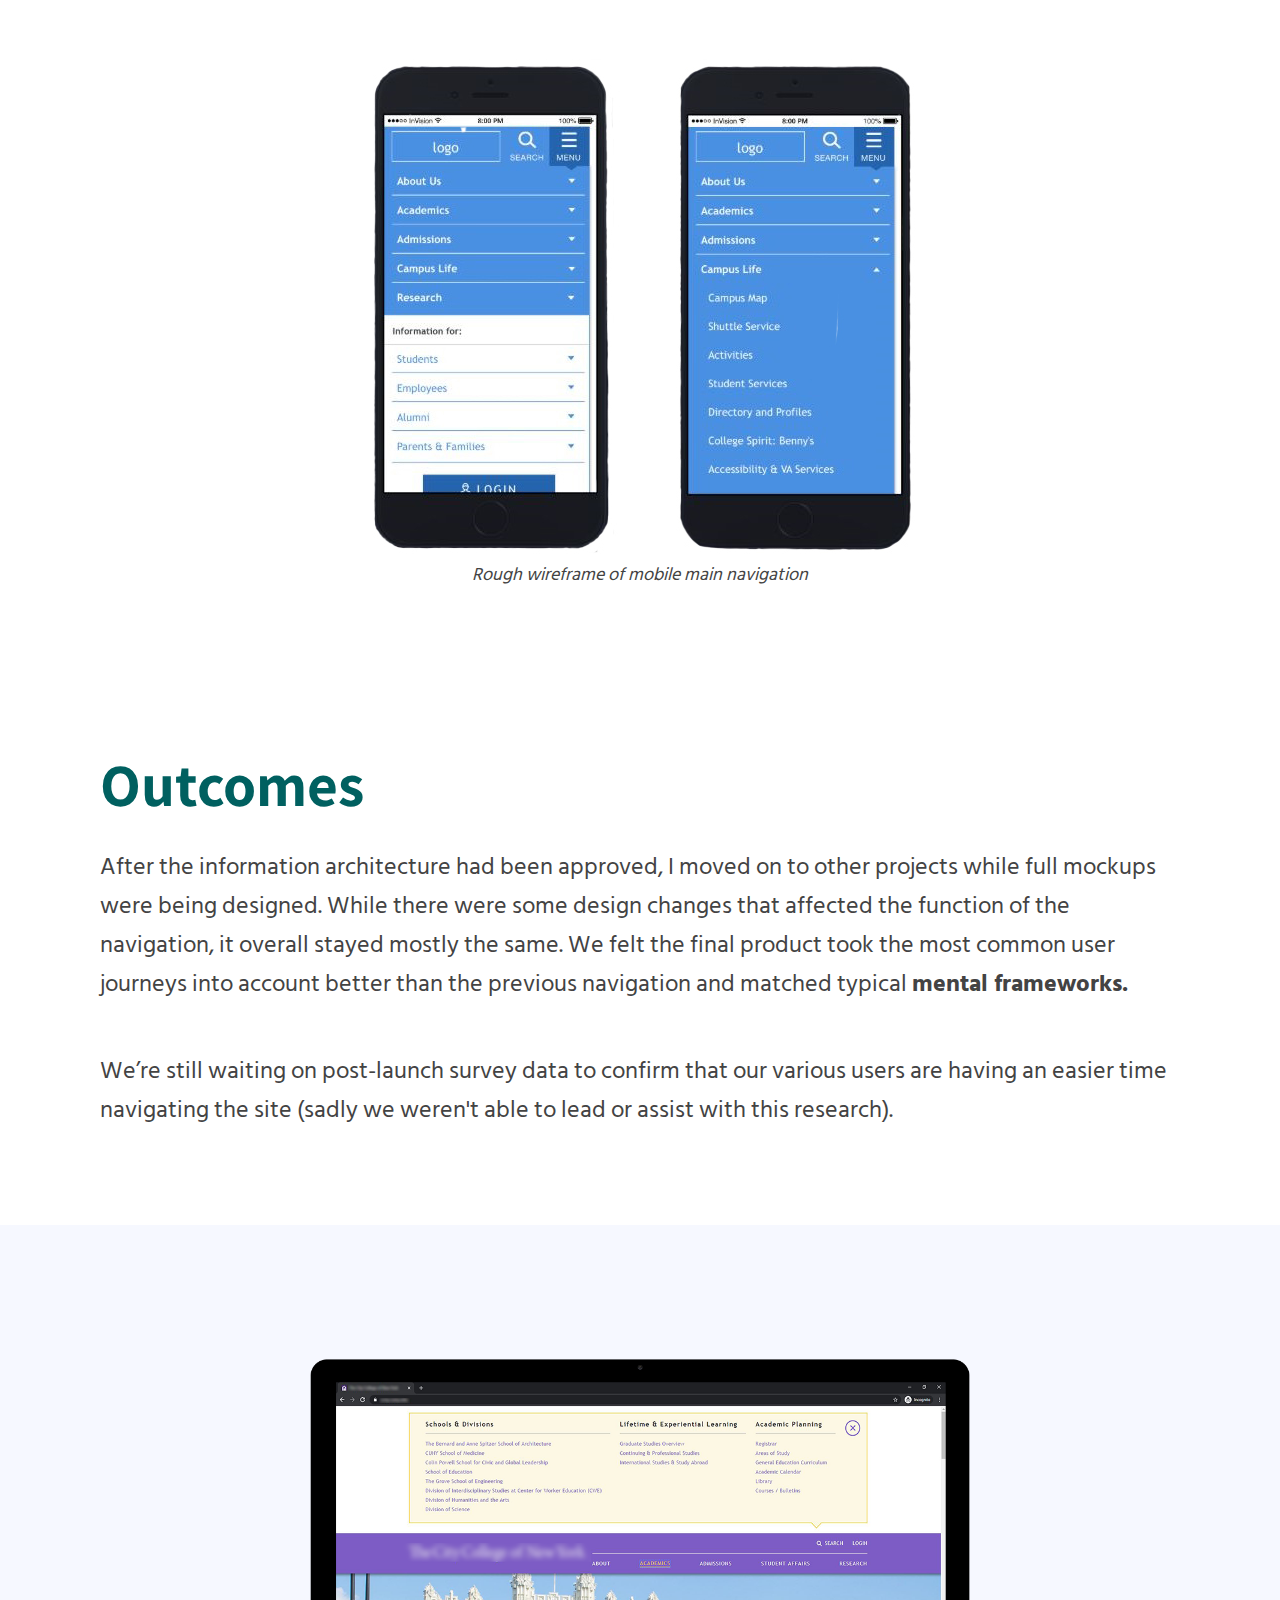
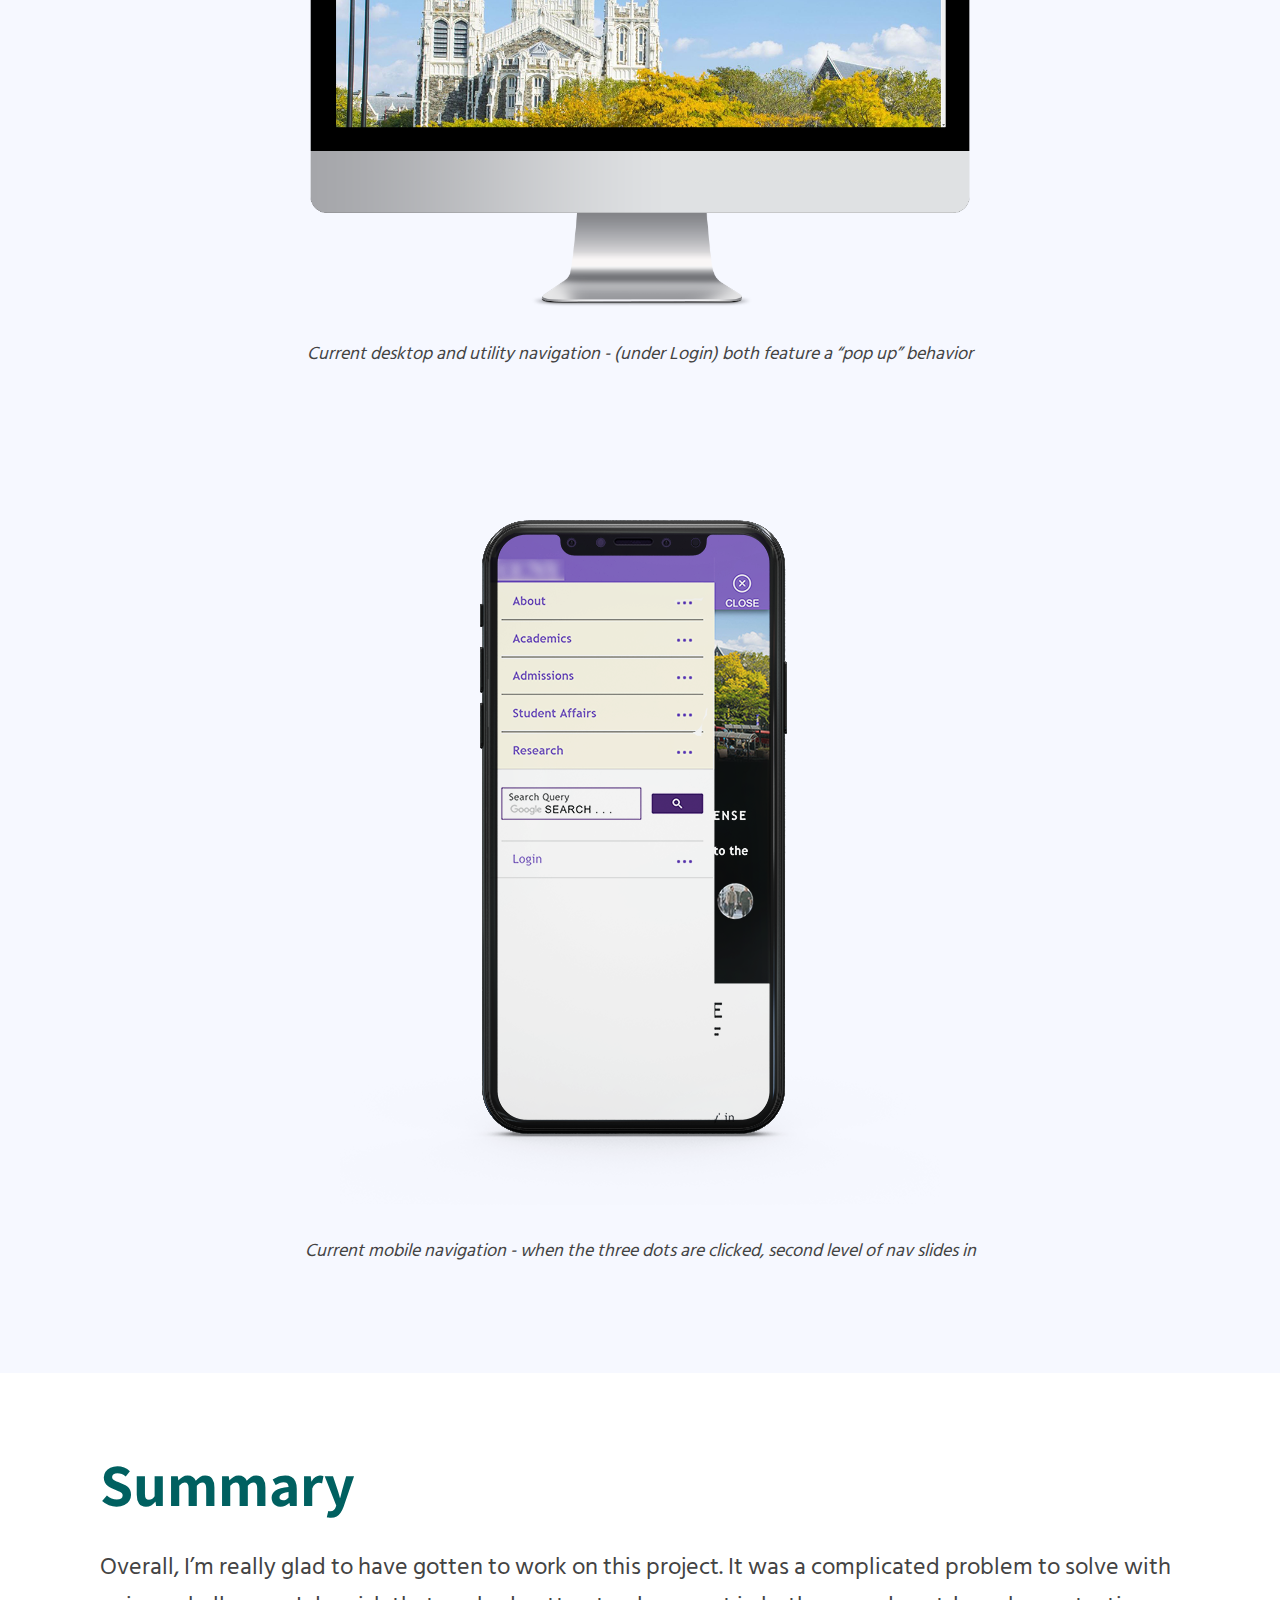
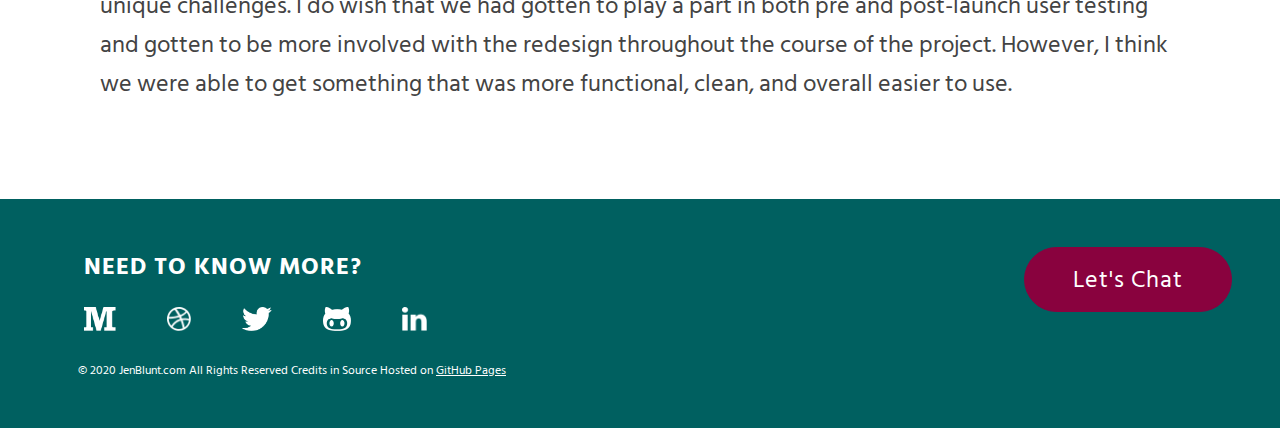
<file: work/information-architecture-redesign-university-website/index.html>
<!--

    Hi! Thanks for checking out my source code.

    Credits:

    Design, Markup, and Styles (C) 2019 Jennifer Blunt (hi@jenblunt.com)

    Icons:

    * Medium, Dribble, and Twitter Icon - Icon made by http://www.freepik.com/ from www.flaticon.com (Flaticon Basic License)
    * Github Icon - Icon made by https://www.flaticon.com/authors/dave-gandy from www.flaticon.com (CC 3.0)
    * LinkedIn Icon - Icon made by https://www.flaticon.com/authors/simpleicon from wwww.flaticon.com (CC 3.0)
    * SEO Icon & Puzzle Piece Icon - Icons made by https://www.flaticon.com/authors/freepik from https://www.flaticon.com/ (Flaticon Basic License)
    * Clipboard Icon - Icon made by https://www.flaticon.com/authors/wichaiwi from https://www.flaticon.com/ (Flaticon Basic License)
    * Download Icon - Icon made by https://www.flaticon.com/authors/those-icons from www.flaticon.com/ (Flaticon Basic License)

-->
<!DOCTYPE html>
<html lang="en">
<head>
  <script>
    (function(w, d, s, l, i) {
      w[l] = w[l] || [];
      w[l].push({
        'gtm.start': new Date().getTime(),
        event: 'gtm.js'
      });
      var f = d.getElementsByTagName(s)[0],
        j = d.createElement(s),
        dl = l != 'dataLayer' ? '&l=' + l : '';
      j.async = true;
      j.src =
        'https://www.googletagmanager.com/gtm.js?id=' + i + dl;
      f.parentNode.insertBefore(j, f);
    })(window, document, 'script', 'dataLayer', 'GTM-KPZH7DP');
  </script>
  <title>Redesigning an Information Architecture | Jennifer Blunt Portfolio</title>
  <meta charset="utf-8" />
  <meta http-equiv="X-UA-Compatible" content="IE=edge,chrome=1">
  <meta name="viewport" content="width=device-width, initial-scale=1">
  <meta name="description" content="Creating an information architecture for university websites can be difficult due to the sheer amount of content and competing user needs. Challenge accepted.">
  <meta property="og:type" content="profile">
  <meta property="og:description" content="Creating an information architecture for university websites can be difficult due to the sheer amount of content and competing user needs. Challenge accepted.">
  <meta property="og:title" content="An Information Architecture Redesign for a University">
  <meta property="og:url" content="http://jenblunt.com/">
  <meta property="og:image" content="http://jenblunt.com/images/jblogo_teal_schema.png">
  <meta property="profile:first_name" content="Jennifer">
  <meta property="profile:last_name" content="Blunt">
  <meta name="twitter:card" content="summary_large_image">
  <meta name="twitter:site" content="@jenbluntly">
  <meta name="twitter:title" content="An Information Architecture Redesign for a University">
  <meta name="twitter:description" content="Creating an information architecture for university websites can be difficult due to the sheer amount of content and competing user needs. Challenge accepted.">
  <meta name="twitter:image" content="http://jenblunt.com/images/jblogo_teal_schema.png">
  <link rel="apple-touch-icon" sizes="180x180" href="/apple-touch-icon.png">
  <link rel="icon" type="image/png" sizes="32x32" href="/favicon-32x32.png">
  <link rel="icon" type="image/png" sizes="16x16" href="/favicon-16x16.png">
  <link rel="manifest" href="/site.webmanifest">
  <meta name="msapplication-TileColor" content="#da532c">
  <meta name="theme-color" content="#ffffff">
  <link rel="stylesheet" type="text/css" href="/css/main.css">
  <link href="https://fonts.googleapis.com/css?family=Assistant|Hind+Siliguri|Montserrat&amp;display=swap" rel="stylesheet">
</head>
<body id="information-architecture">
  <noscript><iframe src="https://www.googletagmanager.com/ns.html?id=GTM-KPZH7DP" height="0" width="0" style="display:none;visibility:hidden"></iframe></noscript>
  <div class="container">
    <div class="alt-nav">
      <div class="logo-home">
        <a href="/" rel="noopener"><img src="/images/jblogo_pink_outline.svg" alt="pink logo to return to home page"></a>
      </div>
      <div class="resume-btn">
        <a href="/images/UX_Researcher_Jennifer_Blunt.pdf" target="_blank" rel="noopener" class="button-b">
          <img class="white" src="/images/down-arrow.svg" alt="Download icon">
          <img class="pink" src="/images/down-arrow_pink.svg" alt="Download icon">Resume</a>
      </div>
    </div>
    <div class="header-alt">
      <header>
        <h1 class="case">An Information Architecture Redesign for a University</h1>
      </header>
    </div>
    <div class="main">
      <div class="note">
        <div class="content">
          <h3 class="contrast contrast-responsive"><strong>Role: </strong><em>Digital Strategist</em></h3>
          <h3 class="contrast contrast-responsive"><strong>Tools: </strong><em>Excel, Sketch, Jira</em></h3>
          <h3 class="contrast contrast-responsive"><strong>Deliverables: </strong><em>Content Inventory, Navigation Architecture, Wireframes, Site Migration Plan</em></h3>
          <h3 class="contrast contrast-responsive"><strong>Sector: </strong><em>Higher Education</em></h3>
        </div>
      </div>
      <div class="content">
        <h2 class="secondary">The Background</h2>
        <p>As a community college in New York City, our client was under a lot of pressure to attract top talent. They came to us looking for a website redesign and knew their navigation structure was a big complaint. They had conducted recent
          surveys with students, parents, employees, and website visitors and found that almost <strong>everyone had trouble finding relevant information</strong> on their website.</p>
        <p>They wanted this site in 6 months, and designs needed to be finalized within 2 months. This was a very large site so 6 months was a quick turn around. Not only were we trying to design a site to assist current and prospecting students,
          parents, and visitors - we also had to consider employees of the university and departments competing to feature their school. While we would have loved to use a tool like TreeJack or another navigation testing tool, we had to rely on
          <strong>survey data</strong> and best practices to inform the information architecture.</p>
      </div>
      <div class="content">
        <h2 class="secondary">The Process</h2>
        <p>With all the past survey data I could get my hands on, I combed through it to find the largest complaints and most commonly problematic areas of the website. Due to lack of testing data, I used a Nielsen Norman Group best practice guide on
          University sites, which covered navigation, to further my research. Additionally, I looked at top competitors to see what they did well, but also what we could do better.</p>
        <p>According to the survey data, most respondents had trouble finding or wanted quicker access to site sections such as:</p>
        <ul class="list">
          <li>Specific School curriculum</li>
          <li>Admission requirements (both overall or for a specific school)</li>
          <li>Registrar</li>
          <li>Quick access to things like maps and portal links</li>
        </ul>
      </div>
      <div class="content">
        <h3>Empathizing</h3>
        <p>To better understand the survey respondents who struggled with the navigation, I gave myself a series of common tasks. I tried to navigate through the site to achieve these goals and noted my experience along the way.</p>
        <p>I found that in general, some of the major problems I had were due to the sheer size of the menus. The main <strong>navigation was cluttered</strong> and difficult to read due to its overlay. A large majority of sidebar menus contained 20+
          links and extended well below most main page content. It was simply overwhelming to find anything and presented far too many choices for how to get there. Additionally, the <strong>lack of breadcrumbs</strong> on deeper pages made it
          difficult to navigate back and forced you into using the cumbersome navigation.</p>
        <figure>
          <img class="outline" src="/images/main_and_utility_nav_desktop.jpg" alt="Main and Utility navigation on the desktop legacy site">
          <figcaption><em>Main and utility navigation on desktop</em></figcaption>
        </figure>
      </div>
      <div class="wide">
        <div class="row">
          <div class="column">
            <figure>
              <img src="/images/main_nav_mobile.jpg" alt="Main nav mobile">
              <figcaption><em>Legacy Main Navigation on Mobile</em></figcaption>
            </figure>
          </div>
          <div class="column">
            <figure>
              <img src="/images/info_nav_mobile.jpg" alt="Legacy information nav mobile">
              <figcaption><em>Legacy Information Navigation on Mobile</em></figcaption>
            </figure>
          </div>
          <div class="column">
            <figure>
              <img src="/images/utility_nav_mobile.jpg" alt="Utility nav mobile">
              <figcaption><em>Legacy Utility Navigation on Mobile</em></figcaption>
            </figure>
          </div>
        </div>
      </div>
      <div class="content">
        <h3>Organizing</h3>
        <p>In order to see the whole navigation laid out and systematically compare it with the 4 other navigations on the site, I broke out the spreadsheets. I mapped navigation for desktop and mobile on seperate tabs for the main navigation,
          utility navigation, sidebars, and footer.</p>
        <br>
        <p>I then highlighted each duplication and made notes of how we could consolidate pages to remove weak content that didn’t serve the users needs, and better match with the most <strong>common user journeys and paths.</strong></p>
        <figure>
          <img class="outline" src="/images/navigation_mapping_work.jpg" alt="Snippet of navigation architecture mapping">
          <figcaption><em>Snippet of navigation architecture mapping</em></figcaption>
        </figure>
      </div>
      <div class="content">
        <h3>Collaborating</h3>
        <p>Once I had an idea of how I thought the navigation should be laid out, I wanted to gut check off the designer on my team. I quickly put my thoughts in <strong>Sketch</strong> and sent them over. We made a few small tweaks and presented to
          the client who had originally wanted a mega menu with flyouts. We were able to demonstrate another option and convinced them this one better served their users needs.</p>
        <figure>
          <img class="outline" src="/images/desktop_wireframes_nav_new.jpg" alt="Rough wireframe of desktop main nav">
          <figcaption><em>Rough wireframe of desktop main navigation</em></figcaption>
        </figure>
        <br>
        <br>
        <figure>
          <img src="/images/suggested_nav_mobile.jpg" alt="Rough wireframe of mobile main nav">
          <figcaption><em>Rough wireframe of mobile main navigation</em></figcaption>
        </figure>
      </div>
      <div class="content">
        <h2 class="secondary">Outcomes</h2>
        <p>After the information architecture had been approved, I moved on to other projects while full mockups were being designed. While there were some design changes that affected the function of the navigation, it overall stayed mostly the
          same. We felt the final product took the most common user journeys into account better than the previous navigation and matched typical <strong>mental frameworks.</strong></p>
        <p>We’re still waiting on post-launch survey data to confirm that our various users are having an easier time navigating the site (sadly we weren't able to lead or assist with this research).</p>
      </div>
      <div class="wide">
        <figure>
          <img src="/images/current_nav_desktop_ccny.png" alt="Current desktop and utility nav">
          <figcaption><em>Current desktop and utility navigation - (under Login) both feature a “pop up” behavior</em></figcaption>
        </figure>
        <br>
        <br>
        <figure>
          <div class="center-responsive">
            <img class="img-responsive" src="/images/mobile_new_ccny.png" alt="Current mobile nav">
          </div>
          <figcaption><em>Current mobile navigation - when the three dots are clicked, second level of nav slides in</em></figcaption>
        </figure>
      </div>
      <div class="content">
        <h2 class="secondary">Summary</h2>
        <p>Overall, I’m really glad to have gotten to work on this project. It was a complicated problem to solve with unique challenges. I do wish that we had gotten to play a part in both pre and post-launch user testing and gotten to be more
          involved with the redesign throughout the course of the project. However, I think we were able to get something that was more functional, clean, and overall easier to use.</p>
      </div>
      <footer>
        <div class="footer-content">
          <div class="right">
            <div>
              <a href="mailto:hi@jenblunt.com" class="button">Let's Chat</a>
            </div>
          </div>
          <div class="left">
            <div>
              <p class="large-font"><strong>Need to know more?</strong></p>
            </div>
            <div>
              <ul class="social-icons">
                <li><a href="https://medium.com/@jenbluntly" title="See Jennifer's Case Studies on Medium" target="_blank" rel="noopener"><img src="/images/medium_icon.png" alt="Medium icon"></a></li>
                <li><a href="https://dribbble.com/jenbluntly" title="See Jennifer's Designs on Dribbble" target="_blank" rel="noopener"><img src="/images/dribbble_icon.png" alt="Dribble icon"></a></li>
                <li><a href="https://twitter.com/jenbluntly" tile="See Jennifer's Tweets" target="_blank" rel="noopener"><img src="/images/twitter_icon.png" alt="Twitter icon"></a></li>
                <li><a href="https://github.com/jenblunt" title="See Jennifer's Code on Github" target="_blank" rel="noopener"><img src="/images/github_icon.png" alt="GitHub icon"></a></li>
                <li><a href="https://www.linkedin.com/in/jenniferblunt/" title="See Jennifer's Work on LinkedIn" target="_blank" rel="noopener"><img src="/images/linkedin_icon.png" alt="LinkedIn icon"></a></li>
              </ul>
            </div>
            <div>
              <p class="copyright">&copy; 2020 JenBlunt.com All Rights Reserved Credits in Source Hosted on <a href="https://pages.github.com/" target="_blank" rel="noopener">GitHub Pages</a></p>
            </div>
          </div>
        </div>
      </footer>
    </div>
  </div>
</body>
</html>
</file>
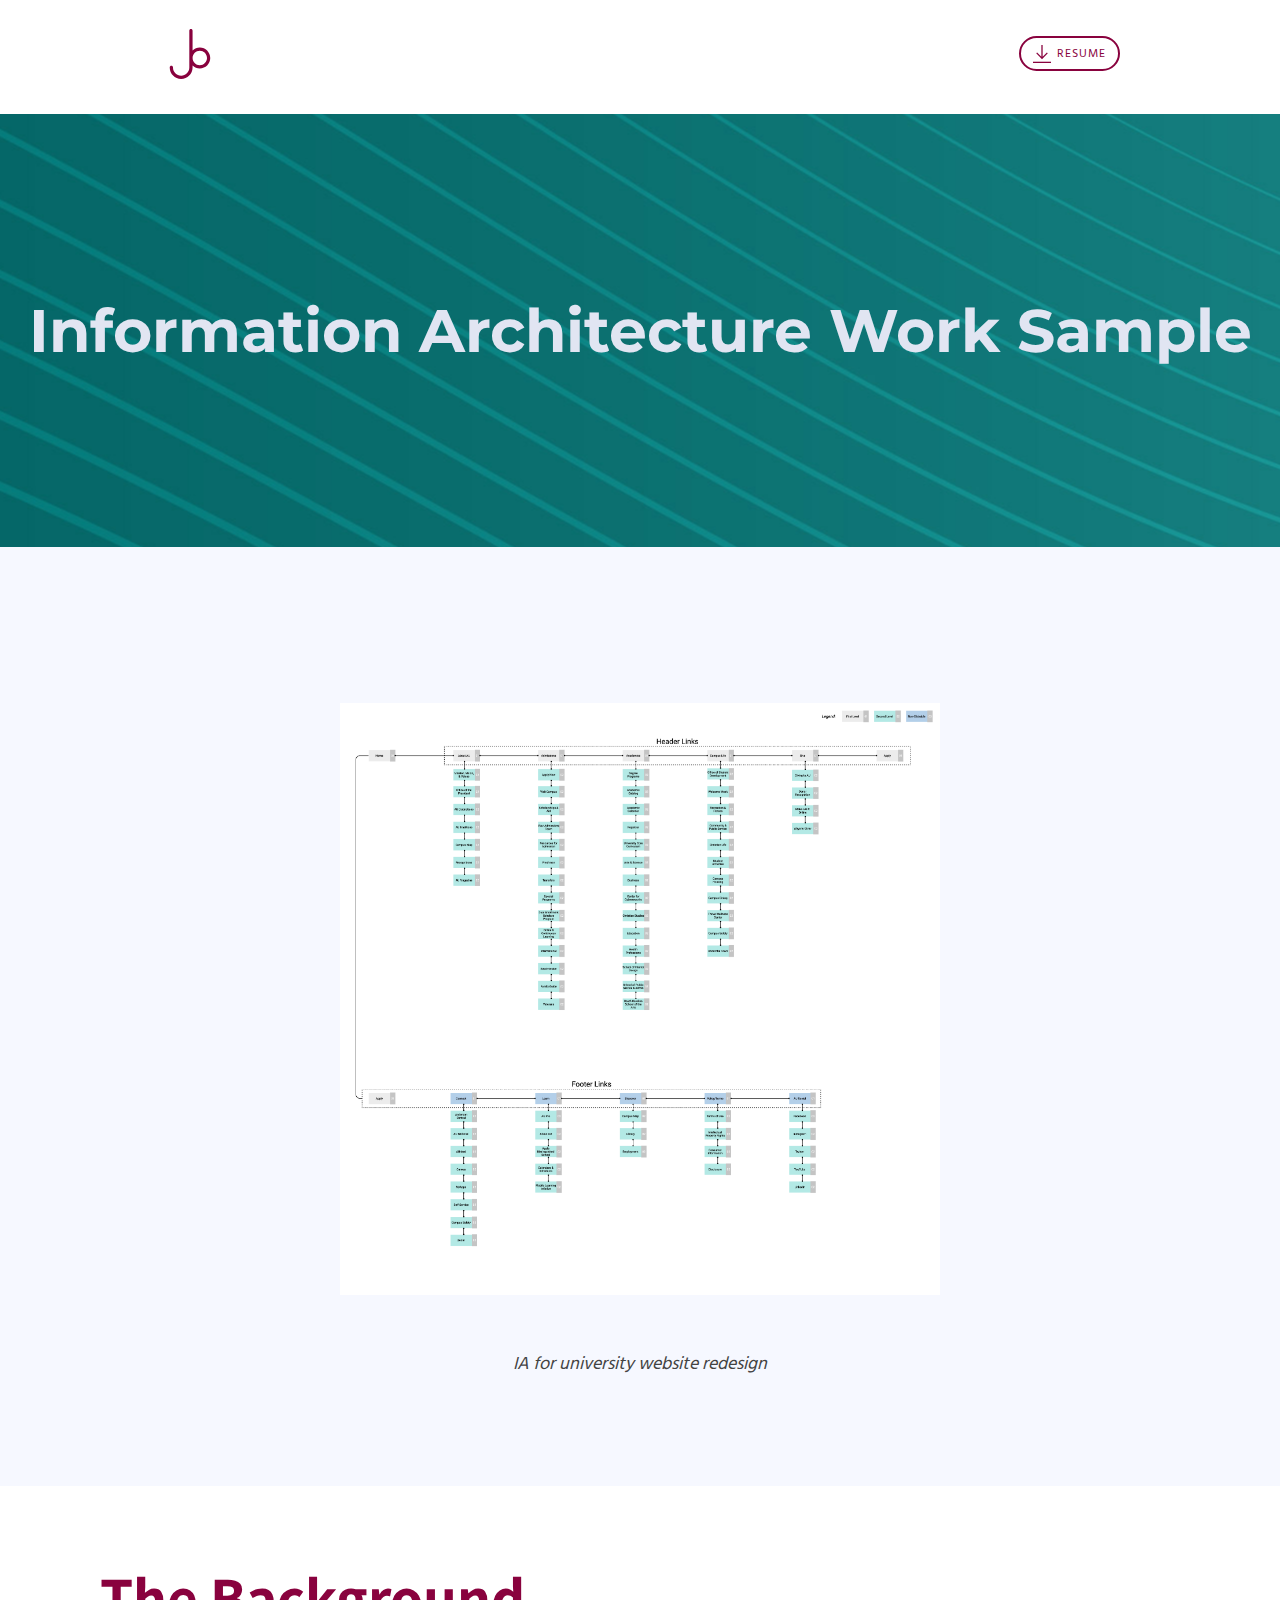
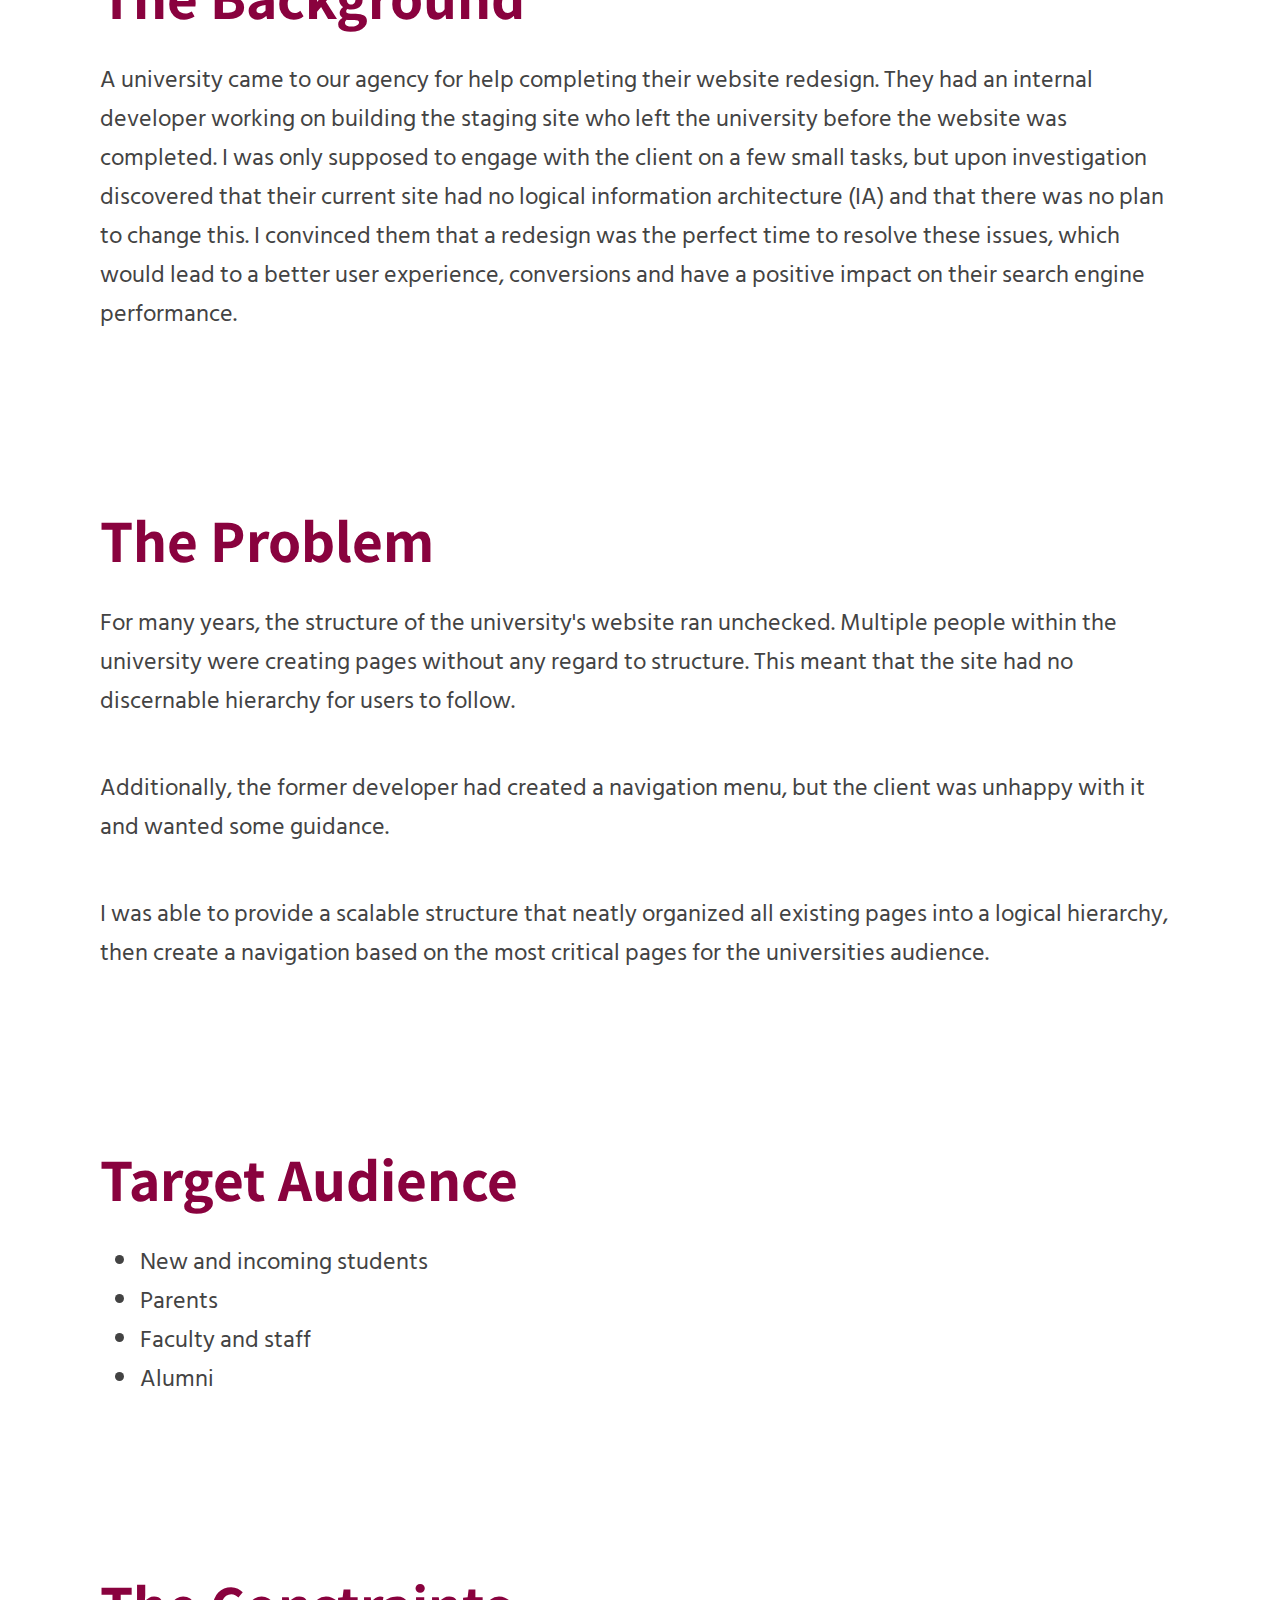
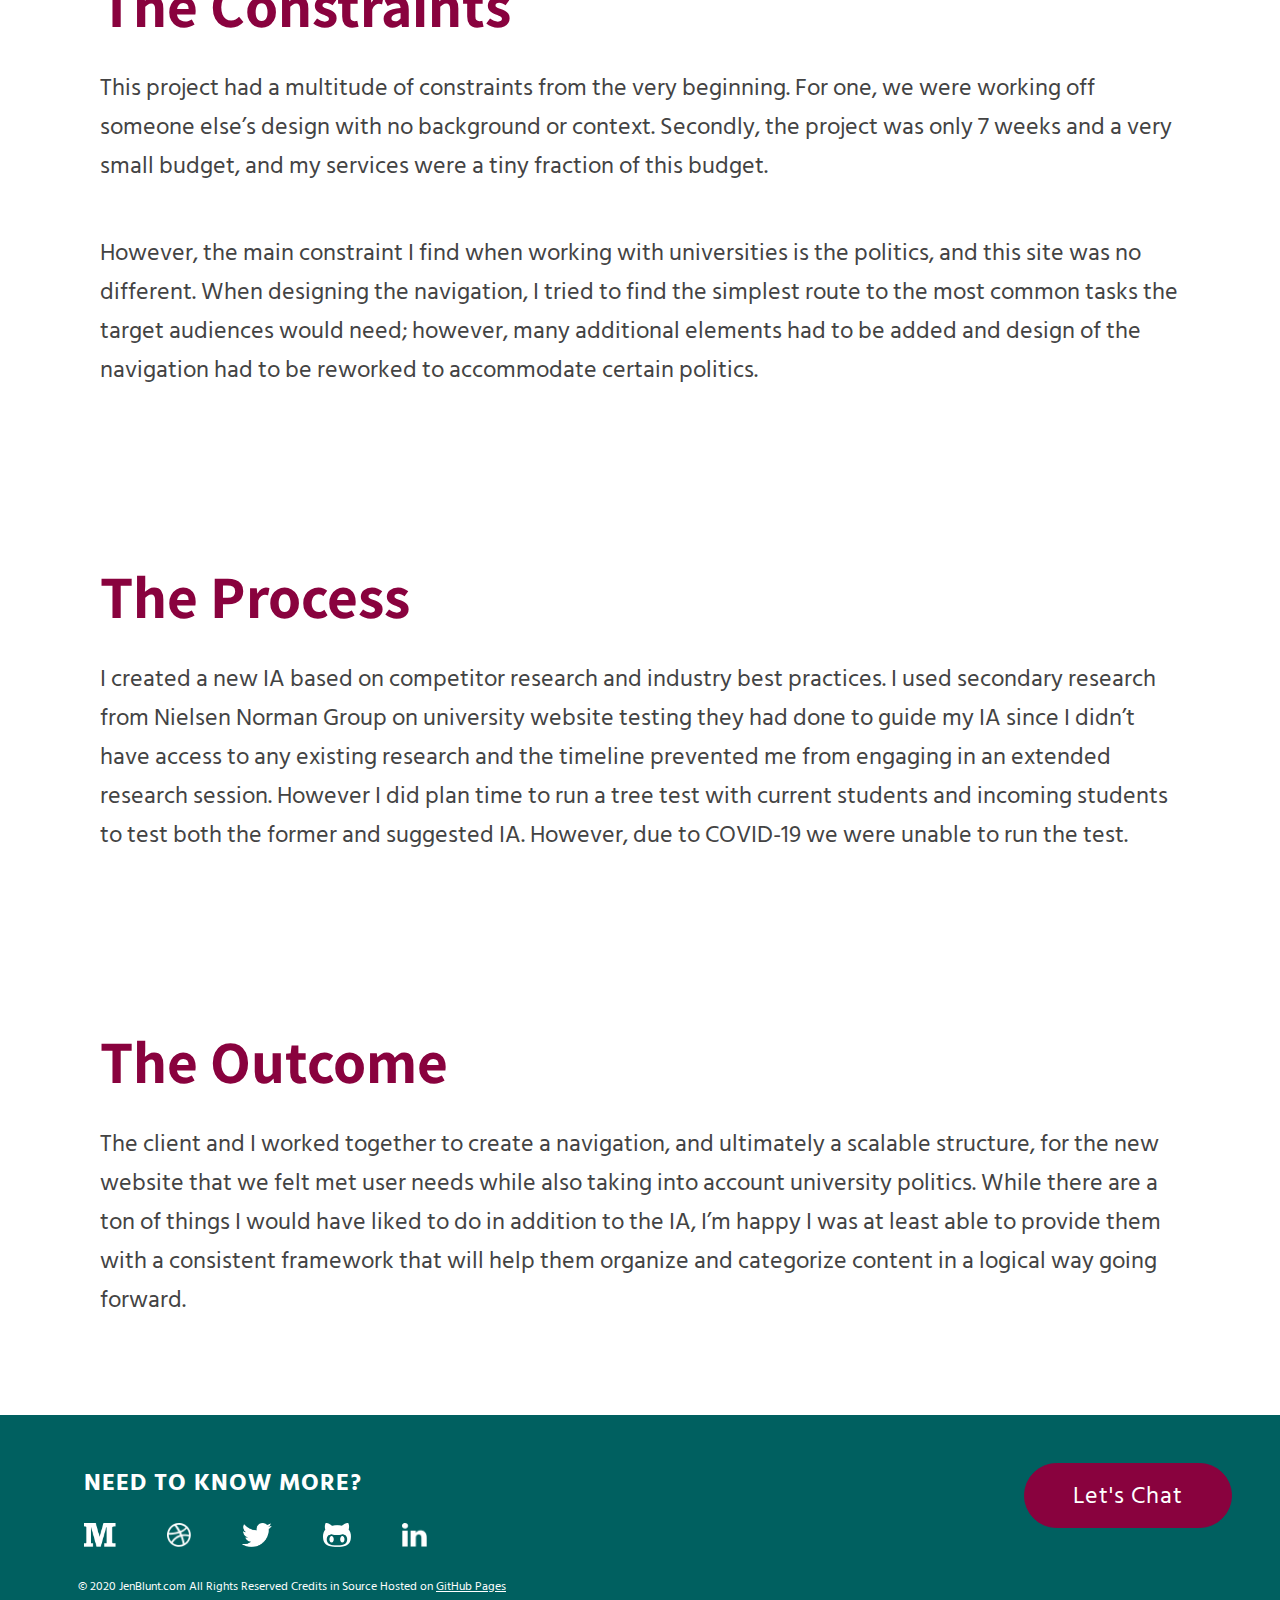
<file: work/information-architecture-sample/index.html>
<!--

    Hi! Thanks for checking out my source code.

    Credits:

    Design, Markup, and Styles (C) 2019 Jennifer Blunt (hi@jenblunt.com)

    Icons:

    * Medium, Dribble, and Twitter Icon - Icon made by http://www.freepik.com/ from www.flaticon.com (Flaticon Basic License)
    * Github Icon - Icon made by https://www.flaticon.com/authors/dave-gandy from www.flaticon.com (CC 3.0)
    * LinkedIn Icon - Icon made by https://www.flaticon.com/authors/simpleicon from wwww.flaticon.com (CC 3.0)
    * SEO Icon & Puzzle Piece Icon - Icons made by https://www.flaticon.com/authors/freepik from https://www.flaticon.com/ (Flaticon Basic License)
    * Clipboard Icon - Icon made by https://www.flaticon.com/authors/wichaiwi from https://www.flaticon.com/ (Flaticon Basic License)
    * Download Icon - Icon made by https://www.flaticon.com/authors/those-icons from www.flaticon.com/ (Flaticon Basic License)

-->
<!DOCTYPE html>
<html lang="en">
<head>
  <script>
    (function(w, d, s, l, i) {
      w[l] = w[l] || [];
      w[l].push({
        'gtm.start': new Date().getTime(),
        event: 'gtm.js'
      });
      var f = d.getElementsByTagName(s)[0],
        j = d.createElement(s),
        dl = l != 'dataLayer' ? '&l=' + l : '';
      j.async = true;
      j.src =
        'https://www.googletagmanager.com/gtm.js?id=' + i + dl;
      f.parentNode.insertBefore(j, f);
    })(window, document, 'script', 'dataLayer', 'GTM-KPZH7DP');
  </script>
  <title>Information Architecture Work Sample | Jennifer Blunt Portfolio</title>
  <meta charset="utf-8" />
  <meta http-equiv="X-UA-Compatible" content="IE=edge,chrome=1">
  <meta name="viewport" content="width=device-width, initial-scale=1">
  <meta name="description" content="No time to check out a case study? No problem - check out this work sample of an information architecture I did recently.">
  <meta property="og:type" content="profile">
  <meta property="og:description" content="No time to check out a case study? No problem - check out this work sample of an information architecture I did recently.">
  <meta property="og:title" content="Information Architecture Work Sample">
  <meta property="og:url" content="http://jenblunt.com/">
  <meta property="og:image" content="http://jenblunt.com/images/jblogo_teal_schema.png">
  <meta property="profile:first_name" content="Jennifer">
  <meta property="profile:last_name" content="Blunt">
  <meta name="twitter:card" content="summary_large_image">
  <meta name="twitter:site" content="@jenbluntly">
  <meta name="twitter:title" content="Information Architecture Work Sample">
  <meta name="twitter:description" content="No time to check out a case study? No problem - check out this work sample of an information architecture I did recently.">
  <meta name="twitter:image" content="http://jenblunt.com/images/jblogo_teal_schema.png">
  <link rel="apple-touch-icon" sizes="180x180" href="/apple-touch-icon.png">
  <link rel="icon" type="image/png" sizes="32x32" href="/favicon-32x32.png">
  <link rel="icon" type="image/png" sizes="16x16" href="/favicon-16x16.png">
  <link rel="manifest" href="/site.webmanifest">
  <meta name="msapplication-TileColor" content="#da532c">
  <meta name="theme-color" content="#ffffff">
  <link rel="stylesheet" type="text/css" href="/css/main.css">
  <link href="https://fonts.googleapis.com/css?family=Assistant|Hind+Siliguri|Montserrat&amp;display=swap" rel="stylesheet">
</head>
<body id="information-architecture">
  <noscript><iframe src="https://www.googletagmanager.com/ns.html?id=GTM-KPZH7DP" height="0" width="0" style="display:none;visibility:hidden"></iframe></noscript>
  <div class="container">
    <div class="alt-nav">
      <div class="logo-home">
        <a href="/" rel="noopener"><img src="/images/jblogo_pink_outline.svg" alt="pink logo to return to home page"></a>
      </div>
      <div class="resume-btn">
        <a href="/images/UX_Researcher_Jennifer_Blunt.pdf" target="_blank" rel="noopener" class="button-b">
          <img class="white" src="/images/down-arrow.svg" alt="Download icon">
          <img class="pink" src="/images/down-arrow_pink.svg" alt="Download icon">Resume</a>
      </div>
    </div>
    <div class="header-sample">
      <header>
        <h1 class="case">Information Architecture Work Sample</h1>
      </header>
    </div>
    <div class="wide">
      <figure>
        <img class="half-width" src="/images/AU_IA.png" alt="IA for university website redesign">
        <figcaption><em>IA for university website redesign</em></figcaption>
      </figure>
    </div>
    <div class="main">
      <div class="content">
        <h2 class="secondary-alt">The Background</h2>
        <p>A university came to our agency for help completing their website redesign. They had an internal developer working on building the staging site who left the university before the website was completed. I was only supposed to engage with the client on a few small tasks, but upon investigation discovered that their current site had no logical information architecture (IA) and that there was no plan to change this. I convinced them that a redesign was the perfect time to resolve these issues, which would lead to a better user experience, conversions and have a positive impact on their search engine performance.</p>
      </div>
      <div class="content">
        <h2 class="secondary-alt">The Problem</h2>
        <p>For many years, the structure of the university's website ran unchecked. Multiple people within the university were creating pages without any regard to structure. This meant that the site had no discernable hierarchy for users to follow.</p>
        <p>Additionally, the former developer had created a navigation menu, but the client was unhappy with it and wanted some guidance.</p>
        <p>I was able to provide a scalable structure that neatly organized all existing pages into a logical hierarchy, then create a navigation based on the most critical pages for the universities audience.</p>
        </div>
        <div class="content">
          <h2 class="secondary-alt">Target Audience</h2>
        <ul class="list">
          <li>New and incoming students</li>
          <li>Parents</li>
          <li>Faculty and staff</li>
          <li>Alumni</li>
        </ul>
      </div>
      <div class="content">
        <h2 class="secondary-alt">The Constraints</h2>
        <p>This project had a multitude of constraints from the very beginning. For one, we were working off someone else’s design with no background or context. Secondly, the project was only 7 weeks and a very small budget, and my services were a tiny fraction of this budget. </p>
        <p>However, the main constraint I find when working with universities is the politics, and this site was no different. When designing the navigation, I tried to find the simplest route to the most common tasks the target audiences would need; however, many additional elements had to be added and design of the navigation had to be reworked to accommodate certain politics.</p>
      </div>
      <div class="content">
        <h2 class="secondary-alt">The Process</h2>
        <p>I created a new IA based on competitor research and industry best practices. I used secondary research from Nielsen Norman Group on university website testing they had done to guide my IA since I didn’t have access to any existing research and the timeline prevented me from engaging in an extended research session. However I did plan time to run a tree test with current students and incoming students to test both the former and suggested IA. However, due to COVID-19 we were unable to run the test.</p>
      </div>
      <div class="content">
        <h2 class="secondary-alt">The Outcome</h2>
        <p>The client and I worked together to create a navigation, and ultimately a scalable structure, for the new website that we felt met user needs while also taking into account university politics. While there are a ton of things I would have liked to do in addition to the IA, I’m happy I was at least able to provide them with a consistent framework that will help them organize and categorize content in a logical way going forward.</p>
      </div>
      <footer>
        <div class="footer-content">
          <div class="right">
            <div>
              <a href="mailto:hi@jenblunt.com" class="button">Let's Chat</a>
            </div>
          </div>
          <div class="left">
            <div>
              <p class="large-font"><strong>Need to know more?</strong></p>
            </div>
            <div>
              <ul class="social-icons">
                <li><a href="https://medium.com/@jenbluntly" title="See Jennifer's Case Studies on Medium" target="_blank" rel="noopener"><img src="/images/medium_icon.png" alt="Medium icon"></a></li>
                <li><a href="https://dribbble.com/jenbluntly" title="See Jennifer's Designs on Dribbble" target="_blank" rel="noopener"><img src="/images/dribbble_icon.png" alt="Dribble icon"></a></li>
                <li><a href="https://twitter.com/jenbluntly" tile="See Jennifer's Tweets" target="_blank" rel="noopener"><img src="/images/twitter_icon.png" alt="Twitter icon"></a></li>
                <li><a href="https://github.com/jenblunt" title="See Jennifer's Code on Github" target="_blank" rel="noopener"><img src="/images/github_icon.png" alt="GitHub icon"></a></li>
                <li><a href="https://www.linkedin.com/in/jenniferblunt/" title="See Jennifer's Work on LinkedIn" target="_blank" rel="noopener"><img src="/images/linkedin_icon.png" alt="LinkedIn icon"></a></li>
              </ul>
            </div>
            <div>
              <p class="copyright">&copy; 2020 JenBlunt.com All Rights Reserved Credits in Source Hosted on <a href="https://pages.github.com/" target="_blank" rel="noopener">GitHub Pages</a></p>
            </div>
          </div>
        </div>
      </footer>
    </div>
  </div>
</body>
</html>
</file>
<file: css/main.css>
body {
  font-family: 'Hind Siliguri', sans-serif;
  font-size: 12px;
  color: #006060;
  background-color: #E1E5F2;
  text-align: center;
  padding: 0;
  margin: 0;
}

/* unvisited link */
a:link {
  color: #89023E;
}

/* visited link */
a:visited {
  color: #89023E;
}

/* mouse over link */
a:hover {
  color: #006060;
}

.hero {
  background-image: url("/images/main_hero.png");
  background-color: #006060;
  background-size: cover;
  background-repeat: no-repeat;
  width: auto;
  height: auto;
}

nav {
  text-align: right;
  margin: auto;
  font-family: 'Hind Siliguri', sans-serif;
  font-size: 1.5em;
  color: #E1E5F2;
  padding: 1em 4em;
}

.alt-nav {
  display: flex;
  margin: auto;
  font-family: 'Hind Siliguri', sans-serif;
  color: #E1E5F2;
  padding: 2em 8em;
  max-width: 80em;
  max-height: 8em;
}

.logo-home {
  text-align: left;
  max-width: 5em;
  flex: 50%;
}

.resume-btn {
  text-align: right;
  flex: 50%;
}

a.button-a {
  color: #E1E5F2;
  font-size: 1em;
  text-decoration: none;
  border-radius: 2em;
  border-width: 1px;
  padding: .5em 1em;
  margin: 1em auto;
  border: 2px solid white;
  display: inline-block;
  transition: .2s;
  letter-spacing: 1px;
  text-transform: uppercase;
}

a.button-a:hover {
  background: rgba(0, 0, 0, 0.4);
  transform: scale(1.05);
}

.button-a img {
  color: #E1E5F2;
  width: 18px;
  margin-right: .5em;
  vertical-align: middle;
}

header {
  text-align: center;
  color: white;
  padding: 15em 1em 15em 1em;
  margin: 0 auto;
}

.header-alt {
  max-width: 100%;
  background-image: url("/images/hero_work_background_1.jpg");
  text-align: center;
}

.header-sample {
  max-width: 100%;
  background-image: url("/images/Hero_work_sample_background.jpg");
  text-align: center;
  background-position: center;
}

.header-alt header {
  max-width: 80em;
}

.logo {
  max-width: 16em;
}

.main {
  margin: 0 auto;
}

.main img {
  max-width: 100%;
}

.outline {
  box-shadow: 0 3px 2px 0 rgba(0, 0, 0, 0.12);
}

.hero-wide {
  display: block;
  width: 100%;
}

@keyframes move {
  to {
    transform: translateY(-10px) rotate(45deg);
  }

  from {
    transform: translateY(0px) rotate(45deg);
  }
}

.arrow-down {
  margin: 0 auto;
  width: 2em;
  height: 2em;
  background: transparent;
  transform: rotate(45deg);
  border: 3px solid transparent;
  border-bottom-color: #fff;
  border-right-color: #fff;
  animation: move 1s linear infinite alternate;
}

h1 {
  font-family: 'Montserrat', semi-bold;
  color: #E1E5F2;
  font-size: 8em;
  margin: 0;
}

.case {
  font-family: 'Montserrat', semi-bold;
  color: #E1E5F2;
  font-size: 5em;
  margin: 0;
}

h2 {
  font-family: 'Assistant', Regular;
  color: #E1E5F2;
  text-align: center;
  font-size: 3em;
  margin-top: 1em;
}

.secondary {
  font-family: 'Assistant', Regular;
  color: #006060;
  text-align: left;
  font-size: 5em;
  margin: 0;
}

.secondary-alt {
  font-family: 'Assistant', Regular;
  color: #89023E;
  text-align: left;
  font-size: 5em;
  margin: 0;
}

h3 {
  font-family: 'Assistant', Regular;
  color: #434343;
  text-align: left;
  font-size: 2.5em;
  margin: 0;
}

.table h3 {
  font-family: 'Assistant', Regular;
  color: #434343;
  text-align: left;
  font-size: 2em;
}

.table h4 {
  font-family: 'Assistant', Regular;
  color: #434343;
  text-align: left;
  font-size: 1.5em;
}

h4 {
  font-family: 'Assistant';
  color: #434343;
  text-align: left;
  font-size: 2em;
}

.circle {
  background: white;
  height: 14em;
  width: 14em;
  display: flex;
  justify-content: center;
  align-items: center;
  overflow: hidden;
  max-height: 14em;
  border-radius: 100%;
  margin: 0 auto 2em;
  box-shadow: 0 3px 2px 0 rgba(0, 0, 0, 0.12);
}

img.max-width {
  max-width: 60%;
}

img.spacing {
  margin-top: 1em;
}

p {
  font-size: 2em;
  color: #434343;
  text-align: left;
}

.contrast {
  font-family: 'Assistant', Regular;
  color: #89023E;
  text-align: left;
  font-size: 2em;
  margin: 10px 0;
}

h3.contrast em {
  color: #434343;
  text-align: left;
  margin: 0;
  font-weight: normal;
}

.date {
  font-family: 'Assistant', Regular;
  color: #89023E;
  text-align: left;
  font-size: 2.5em;
  margin: 30px 0 10px 0;
}

h3.date em {
  color: #434343;
  text-align: left;
  margin: 10px;
  font-weight: normal;
  font-size: .6em;
}

.tight {
  font-size: 2em;
  color: #434343;
  text-align: left;
  margin: 0;
}

blockquote {
  display: block;
  background-color: #89023E;
  padding: 3em;
  color: #E1E5F2;
  font-size: 4em;
  font-style: italic;
  text-align: center;
  margin: 0;
}

.attribution p {
  display: block;
  text-align: right;
  font-size: .5em;
  color: #E1E5F2;
}

.wide {
  background-color: #f6f8ff;
  width: 100%;
  padding: 8em 0 8em 0;
}

img.half-width {
  background-color: #f6f8ff;
  width: 50%;
  padding: 4em;
}

.wide-img {
  background-color: #f6f8ff;
  width: 100%;
  padding: 4em;
}

.content {
  display: flex;
  flex-direction: column;
  justify-content: space-around;
  border-radius: 5px;
  margin: auto;
  max-width: 90em;
  padding: 6em;
}

.wide-teal {
  background-color: #34ADAD;
  width: 100%;
  padding: 8em 0 8em 0;
}

.secondary-center {
  font-family: 'Assistant', Regular;
  color: #F6F8FF;
  text-align: center;
  font-size: 5em;
  margin: 0;
}

.p-center {
  font-size: 2em;
  color: #302F2F;
  text-align: center;
}

.card {
  padding: 4em;
  text-align: left;
}

.card-a {
  padding: 2em;
  text-align: center;
}

.card h2 {
  margin: 0;
}

.box {
  background-color: white;
  border-radius: 6px;
  margin-top: 50px;
  box-shadow: 0 14px 28px rgba(0, 0, 0, 0.05), 0 10px 10px rgba(0, 0, 0, 0.05);
  display: flex;
}

.box h2 {
  font-family: 'Assistant', Regular;
  color: #434343;
  text-align: left;
  font-size: 3em;
}

.shot-h {
  background-color: #9ac6eb;
  border-radius: 0 6px 6px 0;
  padding: 6em 2em;
}

.shot-v {
  background-color: #006060;
  border-radius: 0 6px 6px 0;
  padding: 3em 2em;
}

.shot-t {
  background-color: #CACDD9;
  border-radius: 0 6px 6px 0;
  padding: 2em;
}

.card-row {
  display: flex;
  flex-direction: row;
  justify-content: space-around;
  border-radius: 5px;
  margin: auto;
  max-width: 90em;
  padding: 2em;
}

.sample {
  background-color: white;
  border-radius: 6px;
  margin: 50px 20px 0px 20px;
  box-shadow: 0 14px 28px rgba(0, 0, 0, 0.05), 0 10px 10px rgba(0, 0, 0, 0.05);
  display: flex;
  width: 35em;
  flex-direction: column-reverse;
}

.row {
  display: flex;
}

.column {
  flex: 20%;
  padding: .5em;
}

.main .featured {
  max-width: 35em;
}

.alt {
  padding: .5em;
  text-align: center;
}

.skills {
  display: flex;
  flex-direction: row;
  justify-content: space-around;
  align-content: flex-start;
  margin: 8em 1em 1em 1em;
}

.skills img {
  max-width: 8em;
}

.table img {
  background-image: "/images/google-analytics-logo.png";
  background-size: cover;
  border-radius: 50% 50% 50% 50%;
  width: 100px;
  height: 100px;
}

.table {
  display: flex;
  flex-direction: row;
  justify-content: space-around;
  align-content: flex-start;
  margin: 20px;
}

.table>div {
  width: 50%;
}

.stats {
  color: #434343;
  list-style: circle;
  text-align: left;
  font-size: 1em;
  column-count: 1;
  column-gap: 10px;
}

.certs {
  display: flex;
  flex-direction: row;
  justify-content: space-around;
  align-content: center;
  margin: 8em 1em 1em 1em;
  width: 100%;
  text-align: center;
  flex-wrap: wrap;
}

.certs>div {
  display: block;
  width: 50%;
  padding: 0 0 4em;
}

.certs a {
  color: #434343;
}

.certs a:hover {
  color: #006060;
}

.certs h3 {
  font-family: 'Assistant', Regular;
  color: #434343;
  text-align: center;
  font-size: 2.5em;
  margin: 0;
}

.certs h4 {
  font-family: 'Assistant';
  color: #434343;
  text-align: center;
  font-size: 2em;
}

ul li {
  margin: 0 auto;
  font-size: 2em;
  padding: 0;
  color: #434343;
}

.list {
  font-size: 2em;
  color: #434343;
}

.list li {
  font-size: 1em;
  text-align: left;
}

.left {
  display: flex;
  flex-direction: column;
  justify-content: space-around;
  width: 50%;
}

.large-font {
  letter-spacing: 1px;
  text-transform: uppercase;
}

.right {
  display: flex;
  flex-direction: column;
  width: 50%;
  align-items: flex-end;
}

figcaption em {
  display: block;
  font-size: 1.5em;
  color: #434343;
}

footer {
  background-color: #006060;
  font-family: 'Hind Siliguri', sans-serif;
  color: white;
  display: flex;
}

footer p {
  color: white;
  margin: 0 0 0 1.5em;
}

.footer-content {
  display: flex;
  flex-direction: row-reverse;
  border-radius: 5px;
  margin: auto;
  width: 100em;
  padding: 4em;
  max-height: 12em;
}

.social-icons li {
  display: inline-block;
}

.social-icons a {
  padding: 0 1em;
}

.social-icons a img {
  height: 1em;
  display: inline-block;
  vertical-align: middle;
}

.social-icons {
  list-style: none;
  padding: 0 1em;
  text-align: left;
}

.copyright {
  font-size: 1em;
  margin: 0 0 0 2.5em;
  padding: 1em 0 0;
}

.copyright a {
  color: white;
}

.container {
  background-color: white;
}

.intro {
  padding: 0 6em 14em 6em;
  max-width: 80em;
  margin: 0 auto;
}

a.button-b {
  color: #89023E;
  font-size: 1em;
  text-decoration: none;
  border-radius: 2em;
  padding: .5em 1em;
  margin: 1em auto;
  border: 2px solid #89023E;
  display: inline-block;
  transition: .3s;
  letter-spacing: 1px;
  text-transform: uppercase;
}

a.button-b:hover {
  background: #89023E;
  color: #E1E5F2;
  transform: scale(1.05);
}

a.button-b .white {
  display: none;
}

a.button-b:hover .white {
  display: inline-block;
}

a.button-b:hover .pink {
  display: none;
}

a.button-b img {
  color: #E1E5F2;
  width: 18px;
  margin-right: .5em;
  vertical-align: middle;
}

a.button-c {
  color: #89023E;
  font-size: 1.5em;
  text-decoration: none;
  border-radius: 2em;
  padding: .5em 1em;
  border: 2px solid #89023E;
  display: inline-block;
  transition: .3s;
  letter-spacing: 1px;
  text-transform: uppercase;
}

a.button-c:hover {
  background: #89023E;
  color: #E1E5F2;
  transform: scale(1.05);
}

.right a:link {
  color: white;
}

.button {
  background-color: #89023E;
  color: #E1E5F2;
  font-size: 2em;
  text-decoration: none;
  border-radius: 2em;
  padding: .5em 2em;
  border: 1px solid #89023E;
  display: inline-block;
  transition: .3s;
  letter-spacing: 1px;
}

.button:hover {
  transform: translateY(-3px);
}

@media all and (max-width: 480px) {

  .logo {
    max-width: 8em;
  }

  .main {
    padding: 0;
    margin: 0 auto;
  }

  body {
    text-align: left;
  }

  .hero {
    width: auto;
    height: 100vh;
  }

  nav {
    font-size: 1em;
    padding: 1em;
  }

  .content {
    justify-content: left;
    padding: 1.5em 1em;
  }

  .content-responsive {
    padding: 1.5em 0;
  }

  header {
    padding: 1em;
    margin: 1em;
  }

  .intro {
    padding: 2em;
    max-width: 80em;
    margin: 0 auto;
  }

  h1 {
    font-size: 4em;
    margin: .5em;
    text-align: center;
  }

  h2 {
    margin: 1em .5em;
    font-size: 2em;
  }

  .hero-wide {
    margin-top: 5em;
  }

  .wide {
    padding: 1em 0 1em 0;
    box-sizing: border-box;
  }

  .wide-teal {
    padding: 4em 0 4em 0;
  }

  .secondary {
    font-size: 3em;
  }

  .secondary-alt {
      font-size: 3em;
  }

  .secondary-center {
      font-size: 3em;
  }

  .date {
    font-size: 2em;
    margin: 20px 0 10px 0;
  }

  h3.date em {
    font-size: .5em;
    margin: 0;
  }

  h3.contrast em {
    text-align: left;
  }

  .main .featured {
    max-width: 25em;
  }

  p {
    font-size: 1.5em;
    padding: 0;
    text-align: left;
  }

  .p-center {
    font-size: 1.5em;
  }

  .box {
    flex-direction: column-reverse;
    margin-top: 1.5em;
    box-shadow: 0 2px 12px rgba(0, 0, 0, 0.05), 0 2px 2px rgba(0, 0, 0, 0.05);
    align-items: center;
  }

  .box h2 {
    font-size: 2.5em;
  }

  .card {
    padding: 1em;
  }

  .card-row {
    flex-direction: column;
  }

  .sample {
    width: auto;
    margin: 0 0 3em 0;
  }

  .card-a {
    padding: 1em;
  }

  a.button-c {
    display: block;
    text-align: center;
  }

  .shot-v {
    padding: 2em;
    width: 100%;
    box-sizing: border-box;
    text-align: center;
    border-radius: 6px 6px 0 0;
  }

  .shot-h {
    padding: 4em 2em;
    width: 100%;
    box-sizing: border-box;
    text-align: center;
    border-radius: 6px 6px 0 0;
  }

  .shot-t {
    padding: 1em;
  }

  .skills {
    flex-direction: column;
    margin: auto;
    text-align: center;
  }

  .skills>div {
    margin: 1em;
  }

  .skills img {
    max-width: 6em;
    margin: .5em;
  }

  .contrast {
    margin: .5em;
    text-align: center;
    font-size: 1.5em;
  }

  .contrast-responsive {
    text-align: left;
  }

  ul li {
    font-size: 1.5em;
  }

  .circle {
    height: 8em;
    width: 8em;
    max-height: 8em;
  }

  .certs {
    margin: 2em 1em 1em 1em;
  }

  .certs>div {
    display: inline-grid;
  }

  .certs h3 {
    font-size: 1.5em;
  }

  .certs h4 {
    font-size: 1em;
  }

  .button {
    font-size: 1.5em;
    padding: .5em 2em;
  }

  .alt-nav {
    padding: 2em 3em;
    max-width: 40em;
    max-height: 4em;
  }

  .header-alt {
    background-position: left center;
  }

  .case {
    font-size: 3em;
  }

  figure {
    margin: .5em;
    text-align: center;
  }

  figcaption em {
    text-align: center;
  }

  .list li {
    font-size: 18px;
    text-align: left;
  }

  .img-responsive {
    max-height: 25em;
  }

  .center-responsive {
    text-align: center;
  }

  blockquote {
    padding: 1em;
    font-size: 2.5em;
    text-align: left;
  }

  .row {
    flex-direction: column;
  }

  footer {
    text-align: center;
    display: block;
    padding: 1em;
  }

  .footer-content {
    margin: auto;
    padding: 0;
    display: block;
    width: 100%;
    text-align: center;
    max-height: fit-content;
  }

  .right {
    width: 100%;
    align-items: center;
    margin: 1em 0;
  }

  .left {
    justify-content: center;
    display: block;
    width: 100%;
    text-align: center;
  }

  .large-font {
    margin: .5em;
    text-align: center;
  }

  .social-icons {
    padding: 0;
    text-align: center;
  }

  .social-icons li {
    font-size: 1em;
  }

  .social-icons a {
    padding: .5em;
  }

  .social-icons a img {
    height: 1.5em;
  }

  .copyright {
    font-size: .75em;
    margin: 0 0 0 .5em;
    padding: 0;
    text-align: center;
  }

  footer ul li a {
    padding: 1em;
  }

  footer ul li a img {
    padding: 1em;
    width: 2em;
  }

}

@media all and (min-width: 768px) and (max-width: 1024px) {

  .logo {
    max-width: 12em;
  }

  .hero {
    height: 100vh;
  }

  h1 {
    font-size: 8em;
  }

  h2 {
    font-size: 2.5em;
  }

  h3 {
    font-size: 3.5em;
  }

  .wide {
    padding: 2em 0 2em 0;
    box-sizing: border-box;
  }

  .content {
    padding: 2em;
  }

  .box {
    flex-direction: column-reverse;
  }

  .skills {
    margin: 2em 0;
  }

  .skills>div {
    margin: .5em;
  }

  .certs {
    margin: 1em;
  }

  .certs>div {
    padding: 0 0 4em;
  }

  .circle {
    height: 12em;
    width: 12em;
    max-height: 12em;
  }

  .certs h3 {
    font-size: 2em;
  }

  .certs h4 {
    font-size: 1.5em;
  }

  a.button-b {
    padding: .5em 1.5em;
  }

  .img-responsive {
    max-height: 50em;
  }

  blockquote {
    padding: 1em;
    text-align: left;
  }

  .footer-content {
    padding: 1em;
    max-height: fit-content;
  }

  footer p {
    margin: 0 .5em;
  }

  .right {
    padding: .5em 0;
  }

  .social-icons {
    padding: .5em 0;
  }

  .social-icons a {
    padding: .5em;
  }

  .copyright {
    margin: 0 .5em;
    padding: .5em 0;
  }

}

@media all and (min-width: 480px) and (max-height: 768px) {

  header {
    padding: 2em 1em 3em 1em;
  }

  h1 {
    font-size: 6em;
  }

  .case {
    padding: .5em;
  }

}

@media all and (min-height: 1366px) {

  a.button-a {
    font-size: 1.5em;
  }

  .logo {
    max-width: 18em;
  }

  h1 {
    font-size: 12em;
  }

  h2 {
    font-size: 4em;
  }

  header {
    text-align: center;
    color: white;
    padding: 6em 1em 6em 1em;
    margin: 0 auto;
  }

  .arrow-down {
    width: 3em;
    height: 3em;
  }

  .secondary {
    font-size: 7em;
  }

  .secondary-alt {
    font-size: 7em;
  }

  .card-row {
    display: grid;
  }

  .secondary-center {
    font-size: 7em;
  }

  .box h2 {
    font-size: 4em;
  }

  .sample {
    width: 50em;
  }

  .main .featured {
    max-width: 40em;
  }

  p {
    font-size: 3em;
  }

.p-center {
    font-size: 3em;
}

  .list li {
    font-size: 1.5em;
  }

  a.button-c {
    font-size: 2em;
  }

  .contrast {
    font-size: 3em;
  }

  .date {
    font-size: 4em;
  }

  .stats {
    font-size: 1.5em;
  }

  .certs {
    margin: 2em 1em 1em 1em;
  }

  .certs h3 {
    font-size: 2.5em;
  }

  .certs h4 {
    font-size: 2em;
  }
}

@media all and (min-width: 2000px) {

  .hero {
    height: 100vh;
  }

  a.button-a {
    font-size: 1.5em;
  }

  .button-a img {
    width: 20px;
  }

  .logo {
    max-width: 20em;
  }

  .intro {
    max-width: 140em;
  }

  h1 {
    font-size: 12em;
    padding-top: 1em;
  }

  h2 {
    font-size: 4em;
    margin: 3em 0 3em 0;
  }

  h3 {
    font-size: 4em;
  }

  .arrow-down {
    width: 4em;
    height: 4em;
  }

  .content {
    max-width: 140em;
  }

  .secondary {
    font-size: 8em;
  }

  .secondary-alt {
    font-size: 8em;
  }

  .secondary-center {
    font-size: 8em;
  }

  .box h2 {
    font-size: 4em;
  }

  p {
    font-size: 2.5em;
  }

  .card-row {
    max-width: 140em;
  }

  .sample {
    width: 50em;
  }

  .p-center {
    font-size: 3em;
  }

  .main .featured {
    max-width: 40em;
  }

  a.button-c {
    font-size: 2em;
  }

  .skills {
    margin: 6em 3em 3em 3em;
  }

  .skills img {
    max-width: 12em;
  }

  .contrast {
    font-size: 3em;
  }

  .date {
    font-size: 3em;
  }

  ul li {
    font-size: 2.5em;
  }

  .circle {
    height: 18em;
    width: 18em;
    max-height: 18em;
  }

  .certs h3 {
    font-size: 3em;
  }

  h4 {
    font-size: 2.5em;
  }

  .alt-nav {
    max-width: 140em;
  }

  .logo-home {
    max-width: 8em;
  }

  a.button-b {
    font-size: 1.5em;
  }

  .header-alt {
    background-size: cover;
  }

  .header-alt header {
    max-width: 140em;
  }

  .case {
    font-size: 8em;
    padding: 1em;
  }

  .list {
    font-size: 2.5em;
  }

  figcaption em {
    font-size: 2.5em;
  }

  blockquote {
    padding: 2em;
    font-size: 5em;
  }

  .footer-content {
    width: 140em;
    max-height: 16em;
  }

  .button {
    font-size: 2.5em;
  }

  footer p {
    margin: 0 0 0 2em;
  }

  .social-icons {
    margin: 2em 0 2em 0;
  }

  .social-icons a {
    padding: 0 1.5em;
  }

  .social-icons a img {
    height: 1.5em;
  }

  .copyright {
    font-size: 1.5em;
    margin: 0 0 0 2.5em;
  }

}
</file>
